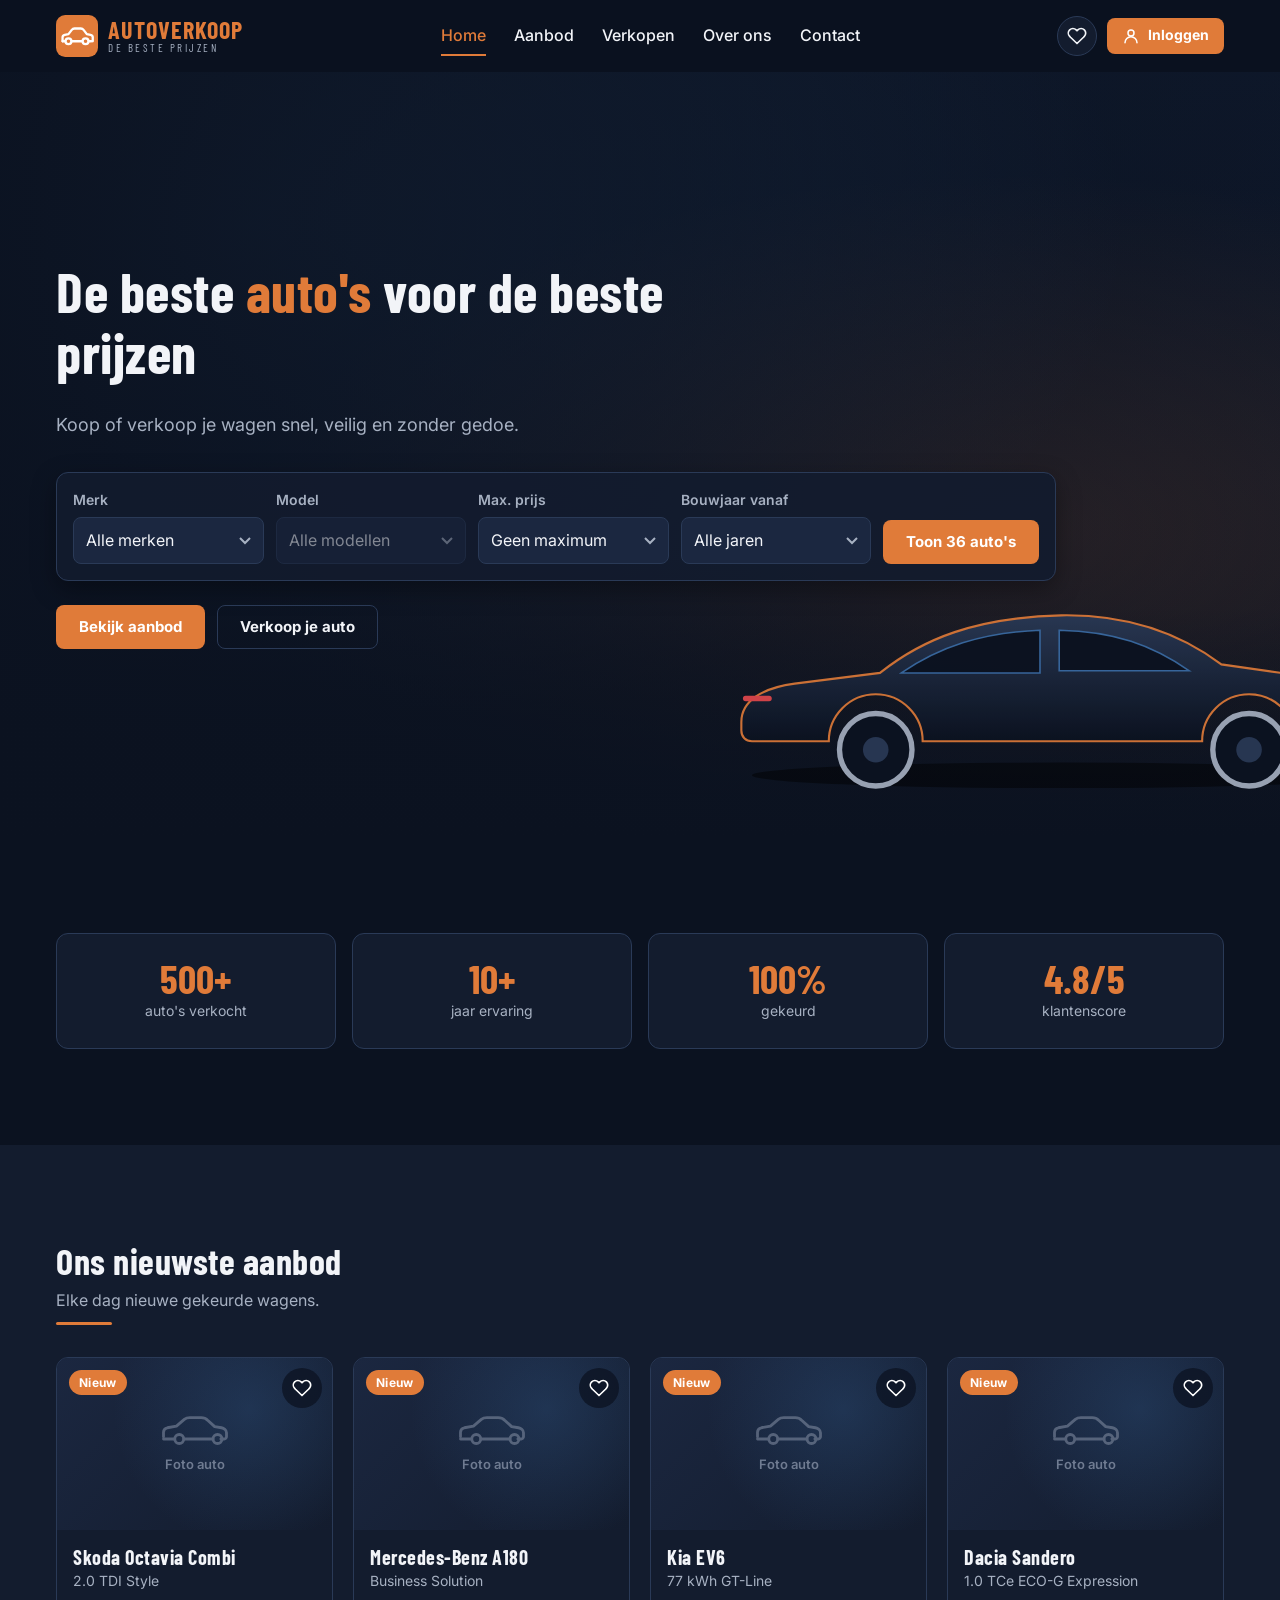
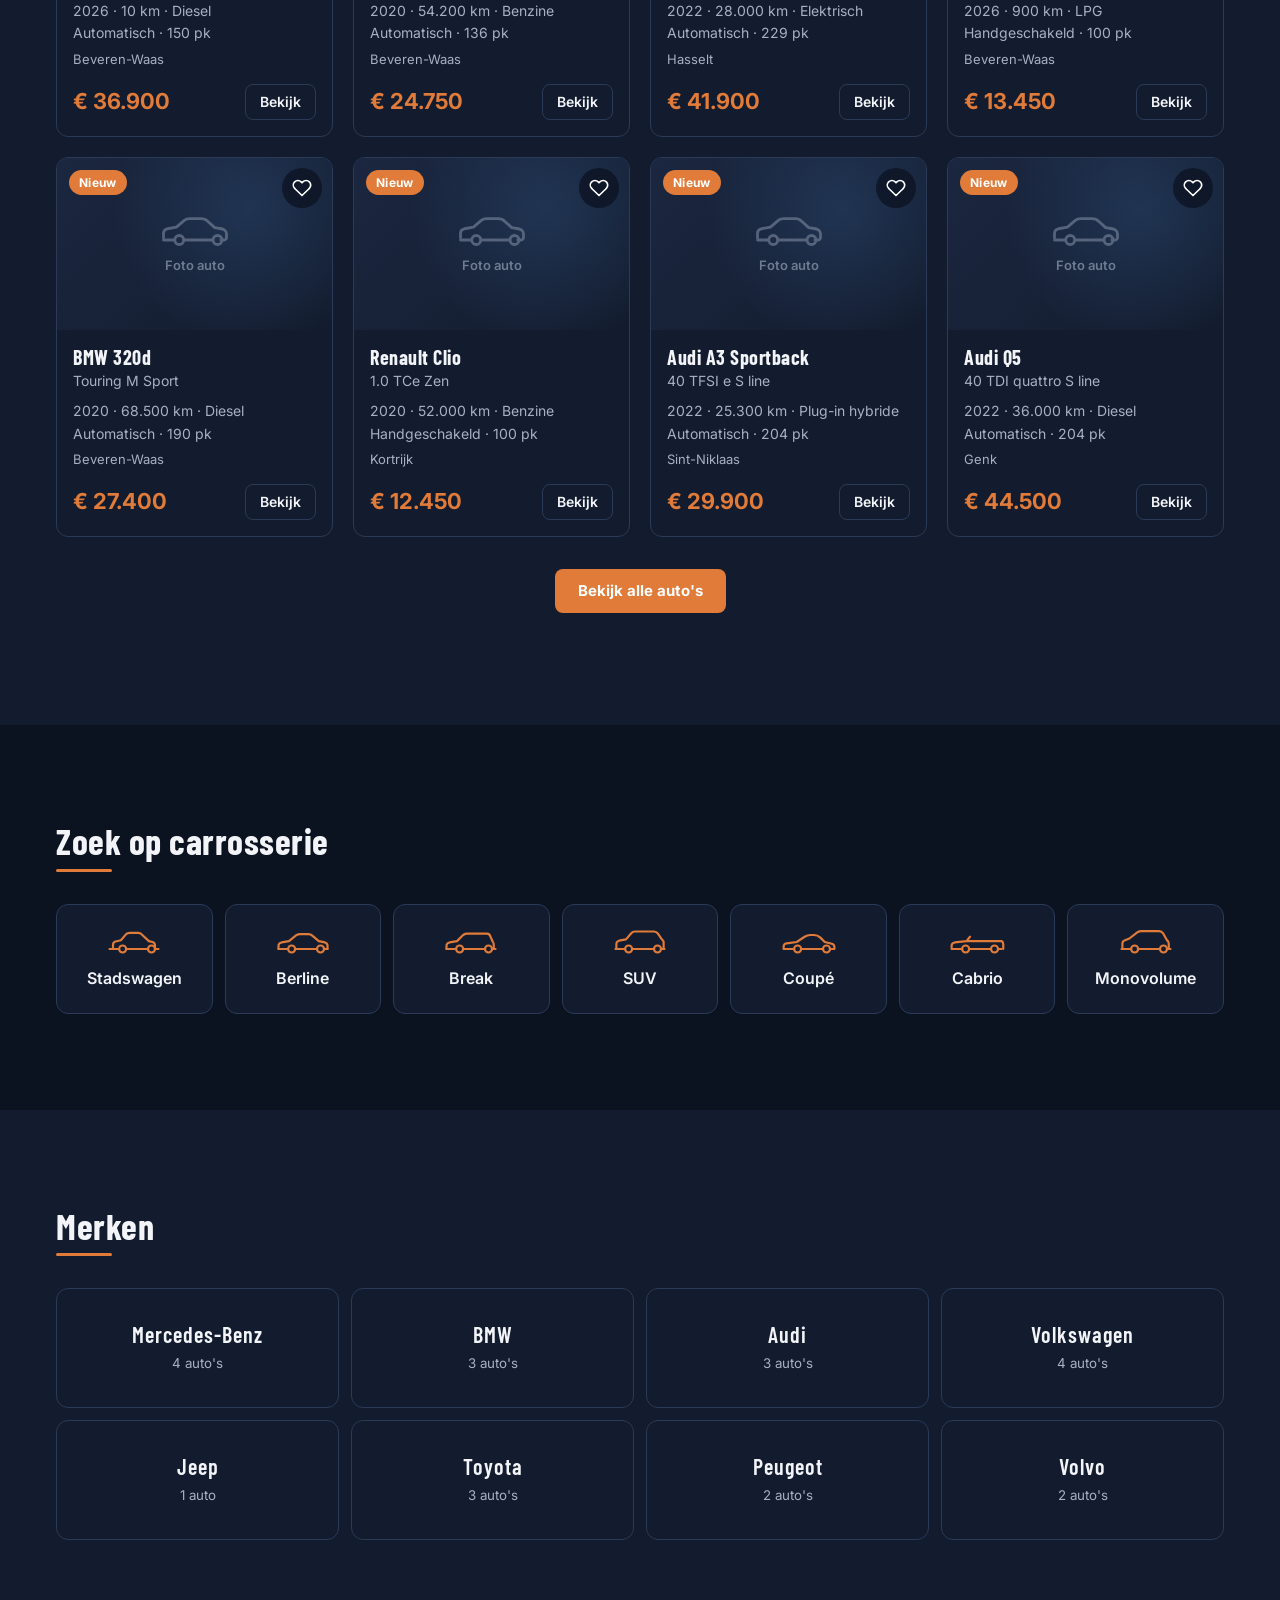
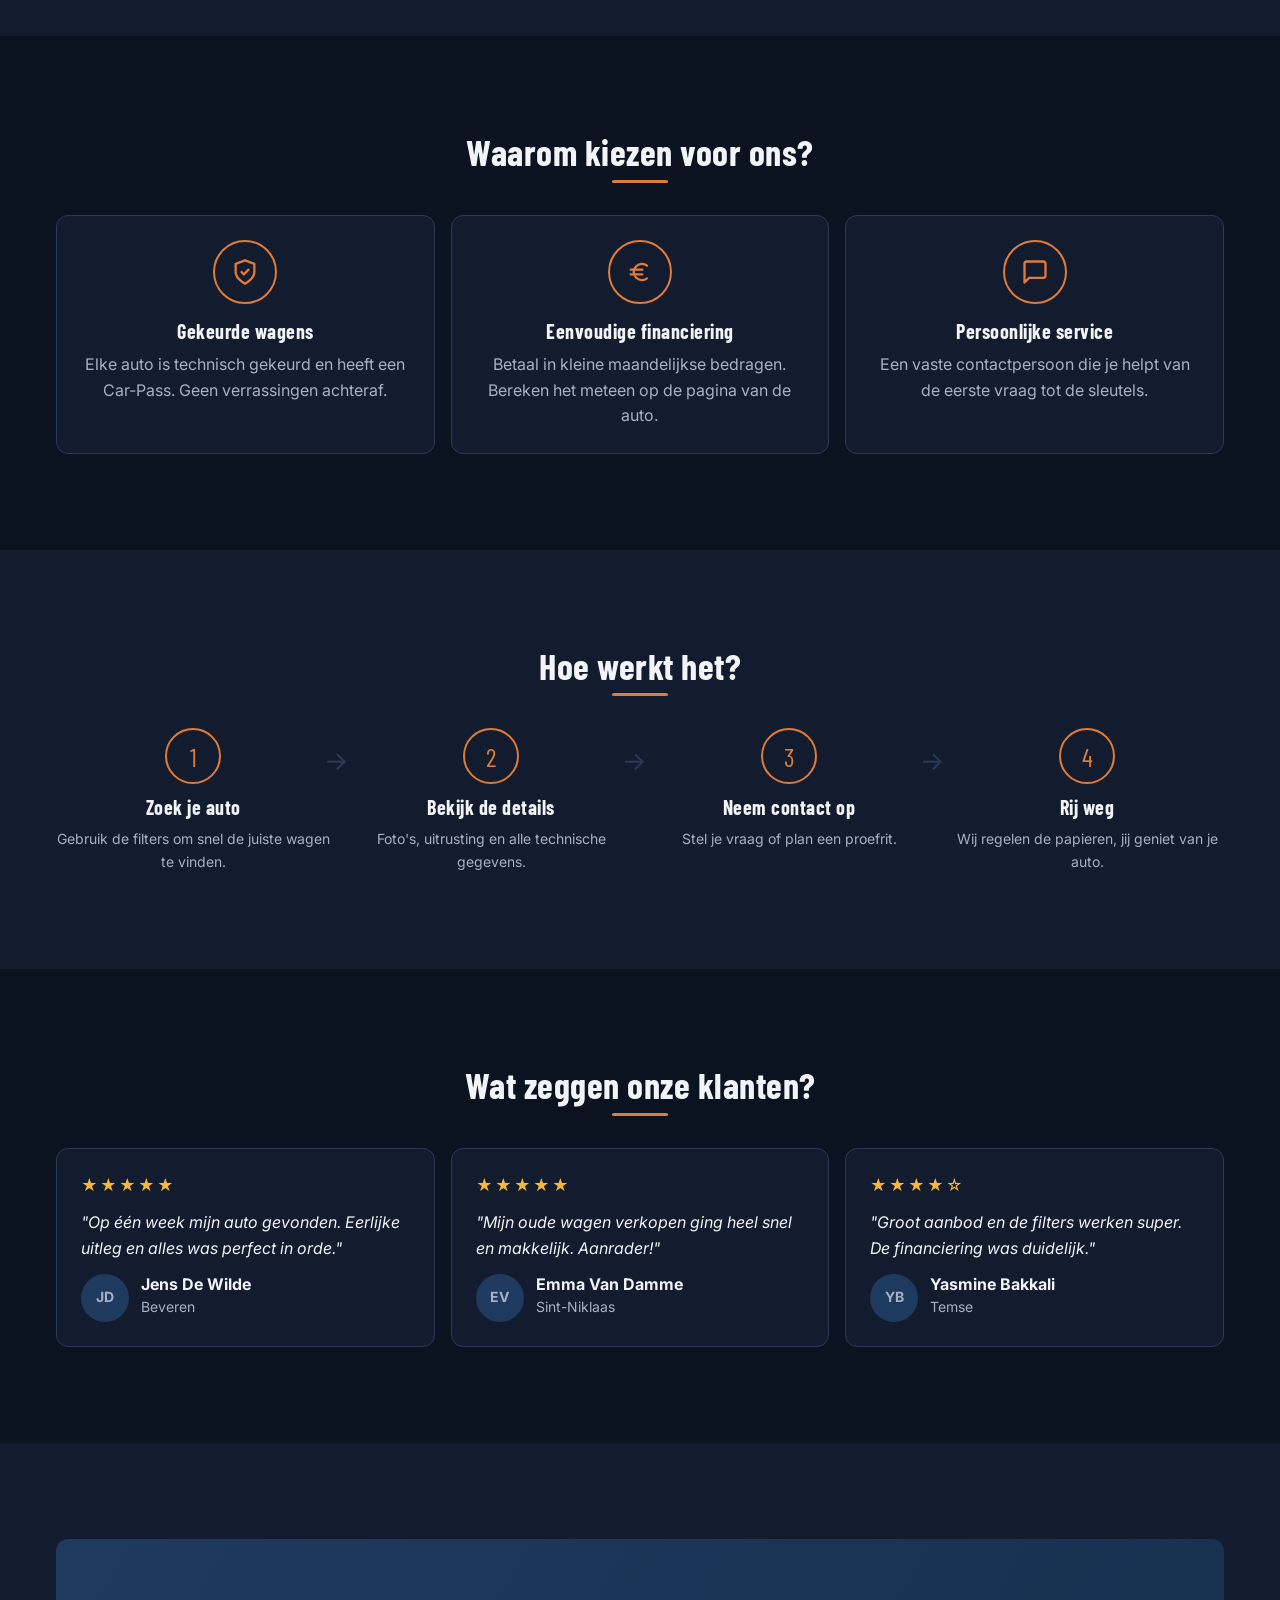
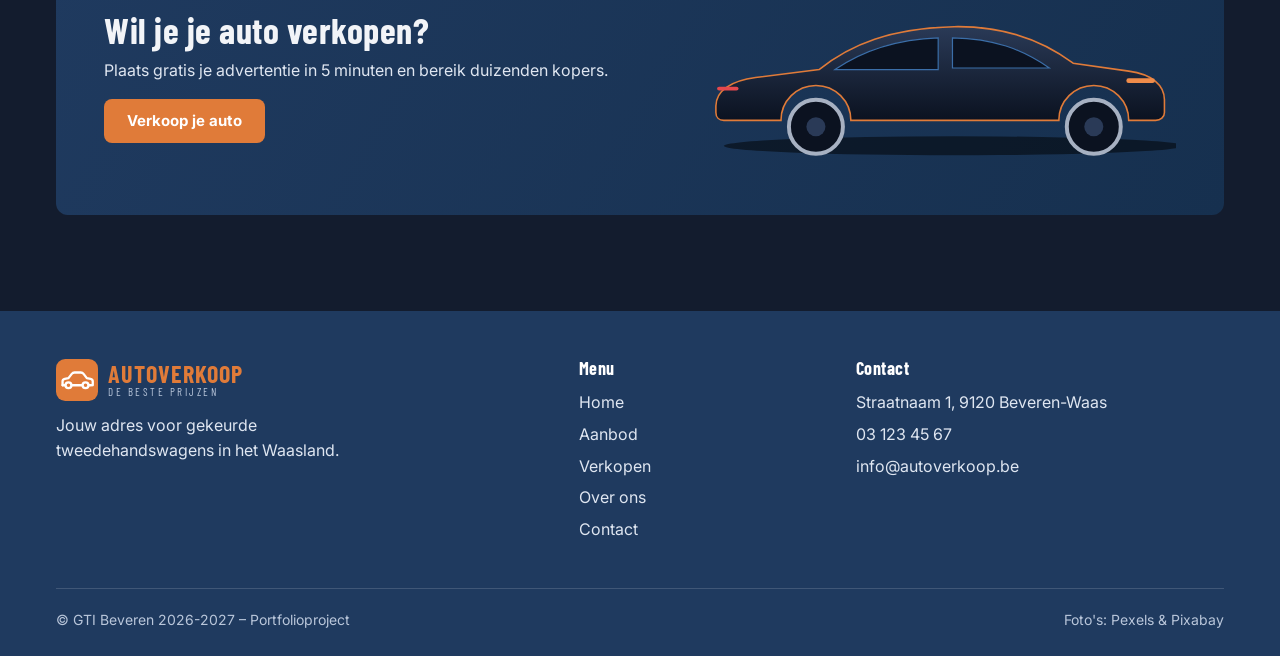
<file: website/index.html>
<!DOCTYPE html>
<html lang="nl-BE">
<head>
  <meta charset="UTF-8">
  <meta name="viewport" content="width=device-width, initial-scale=1.0">
  <title>Home – AutoVerkoop</title>
  <meta name="description" content="Koop of verkoop je tweedehandswagen bij AutoVerkoop in Beveren-Waas.">
  <link rel="icon" href="img/logo.svg" type="image/svg+xml">
  <link rel="preconnect" href="https://fonts.googleapis.com">
  <link rel="preconnect" href="https://fonts.gstatic.com" crossorigin>
  <link rel="stylesheet" href="https://fonts.googleapis.com/css2?family=Barlow+Condensed:wght@600;700&family=Inter:wght@400;500;600;700&display=swap">
  <link rel="stylesheet" href="css/style.css">
</head>
<body>

  <!-- ========== NAVBAR (zelfde op elke pagina) ========== -->
  <header class="navbar">
    <div class="container nav-inner">
      <a href="index.html" class="logo" aria-label="AutoVerkoop – naar de startpagina">
        <img src="img/logo.svg" alt="" width="42" height="42">
        <span class="logo-text">
          <span class="logo-name">AUTOVERKOOP</span>
          <span class="logo-slogan">DE BESTE PRIJZEN</span>
        </span>
      </a>

      <nav class="nav-menu" id="navMenu" aria-label="Hoofdmenu">
        <ul class="nav-links">
          <li><a href="index.html" class="active" aria-current="page">Home</a></li>
          <li><a href="aanbod.html">Aanbod</a></li>
          <li><a href="verkopen.html">Verkopen</a></li>
          <li><a href="over-ons.html">Over ons</a></li>
          <li><a href="contact.html">Contact</a></li>
        </ul>
      </nav>

      <div class="nav-actions">
        <a href="favorieten.html" class="icon-btn" aria-label="Mijn favorieten">
          <svg viewBox="0 0 24 24" fill="none" stroke="currentColor" stroke-width="2" stroke-linecap="round" stroke-linejoin="round" aria-hidden="true"><path d="M20.8 4.6a5.5 5.5 0 0 0-7.8 0L12 5.7l-1-1.1a5.5 5.5 0 0 0-7.8 7.8l1 1.1L12 21l7.8-7.5 1-1.1a5.5 5.5 0 0 0 0-7.8z"/></svg>
          <span class="fav-count" hidden>0</span>
        </a>
        <div class="nav-auth">
          <a href="inloggen.html" class="btn btn--primary btn--small nav-btn"><svg viewBox="0 0 24 24" fill="none" stroke="currentColor" stroke-width="2" stroke-linecap="round" stroke-linejoin="round" aria-hidden="true"><circle cx="12" cy="8" r="4"/><path d="M4 21a8 8 0 0 1 16 0"/></svg><span class="nav-btn-text">Inloggen</span></a>
        </div>
        <button type="button" class="hamburger" aria-expanded="false" aria-controls="navMenu" aria-label="Menu openen">
          <span></span><span></span><span></span>
        </button>
      </div>
    </div>
  </header>

  <main>
    <!-- ========== HERO ========== -->
    <section class="hero hero--home" data-site-foto="heroHome">
      <svg class="hero-car" viewBox="0 0 600 220" aria-hidden="true">
          <defs>
            <linearGradient id="carBody" x1="0" y1="0" x2="0" y2="1">
              <stop offset="0" stop-color="#2A3A57"/>
              <stop offset="1" stop-color="#0B1220"/>
            </linearGradient>
          </defs>
          <ellipse cx="320" cy="200" rx="290" ry="12" fill="#000" opacity=".5"/>
          <path d="M20 150c0-20 20-32 50-36l80-10c40-32 90-52 170-54 60-1 110 16 150 46l70 10c30 4 45 18 45 36v16c0 6-5 10-11 10h-34a44 44 0 0 0-88 0H190a44 44 0 0 0-88 0H30c-6 0-10-4-10-10z" fill="url(#carBody)" stroke="#E07B39" stroke-width="2"/>
          <path d="M170 104c35-24 75-38 130-40v40zM318 64c52 1 87 14 122 38H318z" fill="#0B1220" stroke="#3B6EA8" stroke-width="1.5"/>
          <path d="M540 118h30" stroke="#F08C4A" stroke-width="6" stroke-linecap="round"/>
          <path d="M24 128h22" stroke="#E5484D" stroke-width="5" stroke-linecap="round"/>
          <circle cx="146" cy="176" r="34" fill="#0B1220" stroke="#A7B1C2" stroke-width="5"/>
          <circle cx="146" cy="176" r="12" fill="#2A3A57"/>
          <circle cx="496" cy="176" r="34" fill="#0B1220" stroke="#A7B1C2" stroke-width="5"/>
          <circle cx="496" cy="176" r="12" fill="#2A3A57"/>
        </svg>
      <div class="container">
        <div class="hero-content">
          <h1>De beste <span>auto's</span> voor de beste prijzen</h1>
          <p class="hero-lead">Koop of verkoop je wagen snel, veilig en zonder gedoe.</p>

          <!-- Snelzoeken: stuurt je door naar aanbod.html met de gekozen filters -->
          <form class="quick-search" id="quickSearch" action="aanbod.html">
            <div class="field">
              <label for="qsMerk">Merk</label>
              <select id="qsMerk" name="merk">
                <option value="">Alle merken</option>
              </select>
            </div>
            <div class="field">
              <label for="qsModel">Model</label>
              <select id="qsModel" name="model" disabled>
                <option value="">Alle modellen</option>
              </select>
            </div>
            <div class="field">
              <label for="qsPrijs">Max. prijs</label>
              <select id="qsPrijs" name="prijsTot">
                <option value="">Geen maximum</option>
              </select>
            </div>
            <div class="field">
              <label for="qsJaar">Bouwjaar vanaf</label>
              <select id="qsJaar" name="jaarVan">
                <option value="">Alle jaren</option>
              </select>
            </div>
            <button type="submit" class="btn btn--primary" id="qsSubmit">Zoeken</button>
          </form>

          <div class="hero-buttons">
            <a href="aanbod.html" class="btn btn--primary">Bekijk aanbod</a>
            <a href="verkopen.html" class="btn btn--secondary">Verkoop je auto</a>
          </div>
        </div>
      </div>
    </section>

    <!-- ========== CIJFERS ========== -->
    <section class="section">
      <div class="container">
        <div class="stats reveal">
          <div class="stat"><strong>500+</strong><span>auto's verkocht</span></div>
          <div class="stat"><strong>10+</strong><span>jaar ervaring</span></div>
          <div class="stat"><strong>100%</strong><span>gekeurd</span></div>
          <div class="stat"><strong>4.8/5</strong><span>klantenscore</span></div>
        </div>
      </div>
    </section>

    <!-- ========== NIEUWSTE AANBOD ========== -->
    <section class="section section--alt">
      <div class="container">
        <div class="section-title reveal">
          <h2>Ons nieuwste aanbod</h2>
          <p>Elke dag nieuwe gekeurde wagens.</p>
        </div>
        <div class="car-grid car-grid--4" id="newestGrid"></div>
        <p class="center mt"><a href="aanbod.html" class="btn btn--primary">Bekijk alle auto's</a></p>
      </div>
    </section>

    <!-- ========== CARROSSERIE ========== -->
    <section class="section">
      <div class="container">
        <div class="section-title reveal">
          <h2>Zoek op carrosserie</h2>
        </div>
        <div class="tiles tiles--7 reveal">
          <a href="aanbod.html?carrosserie=Stadswagen" class="tile"><svg viewBox="0 0 64 32" fill="none" stroke="currentColor" stroke-width="2.5" stroke-linecap="round" stroke-linejoin="round" aria-hidden="true"><path d="M8 24v-5c0-2 1-3 3-3.5l6-1.5 6-7c1-1 2.5-1.5 4-1.5h10c2 0 3.5 1 4.5 2.5L49 15l4 1c2 .5 3 2 3 4v4"/><path d="M14 24H4M48 24H24M60 24h-4"/><circle cx="19" cy="24" r="4"/><circle cx="52" cy="24" r="4"/></svg><span>Stadswagen</span></a>
          <a href="aanbod.html?carrosserie=Berline" class="tile"><svg viewBox="0 0 64 32" fill="none" stroke="currentColor" stroke-width="2.5" stroke-linecap="round" stroke-linejoin="round" aria-hidden="true"><path d="M4 24v-4c0-2 1.5-3 3.5-3.5L16 15l8-6.5c1.5-1 3-1.5 5-1.5h9c2 0 3.5.6 5 2l7 6 7 1.5c2 .5 3 1.5 3 3.5V24"/><path d="M14 24H4M48 24H24M60 24h-4"/><circle cx="19" cy="24" r="4"/><circle cx="52" cy="24" r="4"/></svg><span>Berline</span></a>
          <a href="aanbod.html?carrosserie=Break" class="tile"><svg viewBox="0 0 64 32" fill="none" stroke="currentColor" stroke-width="2.5" stroke-linecap="round" stroke-linejoin="round" aria-hidden="true"><path d="M4 24v-4c0-2 1.5-3 3.5-3.5L16 15l7-7c1.5-1 3-1.5 5-1.5h22c2 0 3.5 1 4 3l3 6.5c1 .8 1 2 1 3V24"/><path d="M14 24H4M48 24H24M60 24h-4"/><circle cx="19" cy="24" r="4"/><circle cx="52" cy="24" r="4"/></svg><span>Break</span></a>
          <a href="aanbod.html?carrosserie=SUV%2FTerreinwagen" class="tile"><svg viewBox="0 0 64 32" fill="none" stroke="currentColor" stroke-width="2.5" stroke-linecap="round" stroke-linejoin="round" aria-hidden="true"><path d="M5 24v-6c0-2 1.5-3 3-3.5L16 13l6-7c1-1.3 2.5-2 4.5-2H48c2 0 3.5 1 4.5 2.5L57 13c1.3.6 2 2 2 3.5V24"/><path d="M14 24H4M48 24H24M60 24h-4"/><circle cx="19" cy="24" r="4"/><circle cx="52" cy="24" r="4"/></svg><span>SUV</span></a>
          <a href="aanbod.html?carrosserie=Coupé" class="tile"><svg viewBox="0 0 64 32" fill="none" stroke="currentColor" stroke-width="2.5" stroke-linecap="round" stroke-linejoin="round" aria-hidden="true"><path d="M3 24v-3c0-2 1.5-3 3.5-3.5L18 16l9-6c2-1.3 4-2 6.5-2h4c3 0 5.5 1 7.5 3l5 5 8 2c2 .5 3 1.5 3 3.5V24"/><path d="M14 24H4M48 24H24M60 24h-4"/><circle cx="19" cy="24" r="4"/><circle cx="52" cy="24" r="4"/></svg><span>Coupé</span></a>
          <a href="aanbod.html?carrosserie=Cabrio" class="tile"><svg viewBox="0 0 64 32" fill="none" stroke="currentColor" stroke-width="2.5" stroke-linecap="round" stroke-linejoin="round" aria-hidden="true"><path d="M3 24v-4c0-2 1.5-3 3.5-3.5L20 15l4-5M30 15h30c1.5.5 2 2 2 3.5V24M20 15h40"/><path d="M14 24H4M48 24H24M60 24h-4"/><circle cx="19" cy="24" r="4"/><circle cx="52" cy="24" r="4"/></svg><span>Cabrio</span></a>
          <a href="aanbod.html?carrosserie=Monovolume" class="tile"><svg viewBox="0 0 64 32" fill="none" stroke="currentColor" stroke-width="2.5" stroke-linecap="round" stroke-linejoin="round" aria-hidden="true"><path d="M5 24v-6c0-2 1-3.5 3-4l5-2 9-7c1.5-1 3-1.5 5-1.5h20c2 0 3.5 1 4.5 2.5L56 14c1.5 1 2 2.5 2 4V24"/><path d="M14 24H4M48 24H24M60 24h-4"/><circle cx="19" cy="24" r="4"/><circle cx="52" cy="24" r="4"/></svg><span>Monovolume</span></a>
        </div>
      </div>
    </section>

    <!-- ========== MERKEN ========== -->
    <section class="section section--alt">
      <div class="container">
        <div class="section-title reveal">
          <h2>Merken</h2>
        </div>
        <div class="tiles reveal">
          <a href="aanbod.html?merk=Mercedes-Benz" class="tile tile--brand"><span class="brand-name">Mercedes-Benz</span><small data-brand-count="Mercedes-Benz">&nbsp;</small></a>
          <a href="aanbod.html?merk=BMW" class="tile tile--brand"><span class="brand-name">BMW</span><small data-brand-count="BMW">&nbsp;</small></a>
          <a href="aanbod.html?merk=Audi" class="tile tile--brand"><span class="brand-name">Audi</span><small data-brand-count="Audi">&nbsp;</small></a>
          <a href="aanbod.html?merk=Volkswagen" class="tile tile--brand"><span class="brand-name">Volkswagen</span><small data-brand-count="Volkswagen">&nbsp;</small></a>
          <a href="aanbod.html?merk=Jeep" class="tile tile--brand"><span class="brand-name">Jeep</span><small data-brand-count="Jeep">&nbsp;</small></a>
          <a href="aanbod.html?merk=Toyota" class="tile tile--brand"><span class="brand-name">Toyota</span><small data-brand-count="Toyota">&nbsp;</small></a>
          <a href="aanbod.html?merk=Peugeot" class="tile tile--brand"><span class="brand-name">Peugeot</span><small data-brand-count="Peugeot">&nbsp;</small></a>
          <a href="aanbod.html?merk=Volvo" class="tile tile--brand"><span class="brand-name">Volvo</span><small data-brand-count="Volvo">&nbsp;</small></a>
        </div>
      </div>
    </section>

    <!-- ========== WAAROM WIJ ========== -->
    <section class="section">
      <div class="container">
        <div class="section-title section-title--center reveal">
          <h2>Waarom kiezen voor ons?</h2>
        </div>
        <div class="features">
          <article class="card feature reveal">
            <span class="feature-icon"><svg viewBox="0 0 24 24" fill="none" stroke="currentColor" stroke-width="2" stroke-linecap="round" stroke-linejoin="round" aria-hidden="true"><path d="M12 22s8-4 8-10V5l-8-3-8 3v7c0 6 8 10 8 10z"/><path d="m9 12 2 2 4-4"/></svg></span>
            <h3>Gekeurde wagens</h3>
            <p>Elke auto is technisch gekeurd en heeft een Car-Pass. Geen verrassingen achteraf.</p>
          </article>
          <article class="card feature reveal">
            <span class="feature-icon"><svg viewBox="0 0 24 24" fill="none" stroke="currentColor" stroke-width="2" stroke-linecap="round" aria-hidden="true"><path d="M18 6.5A7 7 0 1 0 18 17.5"/><path d="M4 10h10M4 14h10"/></svg></span>
            <h3>Eenvoudige financiering</h3>
            <p>Betaal in kleine maandelijkse bedragen. Bereken het meteen op de pagina van de auto.</p>
          </article>
          <article class="card feature reveal">
            <span class="feature-icon"><svg viewBox="0 0 24 24" fill="none" stroke="currentColor" stroke-width="2" stroke-linecap="round" stroke-linejoin="round" aria-hidden="true"><path d="M21 15a2 2 0 0 1-2 2H7l-4 4V5a2 2 0 0 1 2-2h14a2 2 0 0 1 2 2z"/></svg></span>
            <h3>Persoonlijke service</h3>
            <p>Een vaste contactpersoon die je helpt van de eerste vraag tot de sleutels.</p>
          </article>
        </div>
      </div>
    </section>

    <!-- ========== HOE WERKT HET ========== -->
    <section class="section section--alt">
      <div class="container">
        <div class="section-title section-title--center reveal">
          <h2>Hoe werkt het?</h2>
        </div>
        <ol class="steps reveal">
          <li class="step"><span class="step-number">1</span><h3>Zoek je auto</h3><p>Gebruik de filters om snel de juiste wagen te vinden.</p></li>
          <li class="step"><span class="step-number">2</span><h3>Bekijk de details</h3><p>Foto's, uitrusting en alle technische gegevens.</p></li>
          <li class="step"><span class="step-number">3</span><h3>Neem contact op</h3><p>Stel je vraag of plan een proefrit.</p></li>
          <li class="step"><span class="step-number">4</span><h3>Rij weg</h3><p>Wij regelen de papieren, jij geniet van je auto.</p></li>
        </ol>
      </div>
    </section>

    <!-- ========== REVIEWS ========== -->
    <section class="section">
      <div class="container">
        <div class="section-title section-title--center reveal">
          <h2>Wat zeggen onze klanten?</h2>
        </div>
        <div class="reviews">
          <article class="card review reveal">
            <span class="stars" aria-label="5 op 5 sterren">★★★★★</span>
            <blockquote>"Op één week mijn auto gevonden. Eerlijke uitleg en alles was perfect in orde."</blockquote>
            <div class="review-person"><span class="avatar" aria-hidden="true">JD</span><div><strong>Jens De Wilde</strong><span>Beveren</span></div></div>
          </article>
          <article class="card review reveal">
            <span class="stars" aria-label="5 op 5 sterren">★★★★★</span>
            <blockquote>"Mijn oude wagen verkopen ging heel snel en makkelijk. Aanrader!"</blockquote>
            <div class="review-person"><span class="avatar" aria-hidden="true">EV</span><div><strong>Emma Van Damme</strong><span>Sint-Niklaas</span></div></div>
          </article>
          <article class="card review reveal">
            <span class="stars" aria-label="4 op 5 sterren">★★★★☆</span>
            <blockquote>"Groot aanbod en de filters werken super. De financiering was duidelijk."</blockquote>
            <div class="review-person"><span class="avatar" aria-hidden="true">YB</span><div><strong>Yasmine Bakkali</strong><span>Temse</span></div></div>
          </article>
        </div>
      </div>
    </section>

    <!-- ========== BANNER VERKOPEN ========== -->
    <section class="section section--alt">
      <div class="container">
        <div class="banner reveal">
          <div>
            <h2>Wil je je auto verkopen?</h2>
            <p>Plaats gratis je advertentie in 5 minuten en bereik duizenden kopers.</p>
            <a href="verkopen.html" class="btn btn--primary">Verkoop je auto</a>
          </div>
          <div class="banner-visual" data-site-foto="banner">
            <svg class="banner-car" viewBox="0 0 600 220" aria-hidden="true">
          <defs>
            <linearGradient id="carBody2" x1="0" y1="0" x2="0" y2="1">
              <stop offset="0" stop-color="#2A3A57"/>
              <stop offset="1" stop-color="#0B1220"/>
            </linearGradient>
          </defs>
          <ellipse cx="320" cy="200" rx="290" ry="12" fill="#000" opacity=".5"/>
          <path d="M20 150c0-20 20-32 50-36l80-10c40-32 90-52 170-54 60-1 110 16 150 46l70 10c30 4 45 18 45 36v16c0 6-5 10-11 10h-34a44 44 0 0 0-88 0H190a44 44 0 0 0-88 0H30c-6 0-10-4-10-10z" fill="url(#carBody2)" stroke="#E07B39" stroke-width="2"/>
          <path d="M170 104c35-24 75-38 130-40v40zM318 64c52 1 87 14 122 38H318z" fill="#0B1220" stroke="#3B6EA8" stroke-width="1.5"/>
          <path d="M540 118h30" stroke="#F08C4A" stroke-width="6" stroke-linecap="round"/>
          <path d="M24 128h22" stroke="#E5484D" stroke-width="5" stroke-linecap="round"/>
          <circle cx="146" cy="176" r="34" fill="#0B1220" stroke="#A7B1C2" stroke-width="5"/>
          <circle cx="146" cy="176" r="12" fill="#2A3A57"/>
          <circle cx="496" cy="176" r="34" fill="#0B1220" stroke="#A7B1C2" stroke-width="5"/>
          <circle cx="496" cy="176" r="12" fill="#2A3A57"/>
        </svg>
          </div>
        </div>
      </div>
    </section>
  </main>

  <!-- ========== FOOTER (zelfde op elke pagina) ========== -->
  <footer class="footer">
    <div class="container">
      <div class="footer-grid">
        <div>
          <a href="index.html" class="logo">
            <img src="img/logo.svg" alt="" width="42" height="42">
            <span class="logo-text">
              <span class="logo-name">AUTOVERKOOP</span>
              <span class="logo-slogan">DE BESTE PRIJZEN</span>
            </span>
          </a>
          <p class="footer-text">Jouw adres voor gekeurde tweedehandswagens in het Waasland.</p>
        </div>
        <div>
          <h4>Menu</h4>
          <ul>
            <li><a href="index.html">Home</a></li>
            <li><a href="aanbod.html">Aanbod</a></li>
            <li><a href="verkopen.html">Verkopen</a></li>
            <li><a href="over-ons.html">Over ons</a></li>
            <li><a href="contact.html">Contact</a></li>
          </ul>
        </div>
        <div>
          <h4>Contact</h4>
          <ul>
            <li>Straatnaam 1, 9120 Beveren-Waas</li>
            <li><a href="tel:+3231234567">03 123 45 67</a></li>
            <li><a href="mailto:info@autoverkoop.be">info@autoverkoop.be</a></li>
          </ul>
        </div>
      </div>
      <div class="footer-bottom">
        <span>&copy; GTI Beveren 2026-2027 – Portfolioproject</span>
        <span>Foto's: Pexels &amp; Pixabay</span>
      </div>
    </div>
  </footer>

  <script src="js/cars.js"></script>
  <script src="js/main.js"></script>
  <script src="js/home.js"></script>
</body>
</html>
</file>
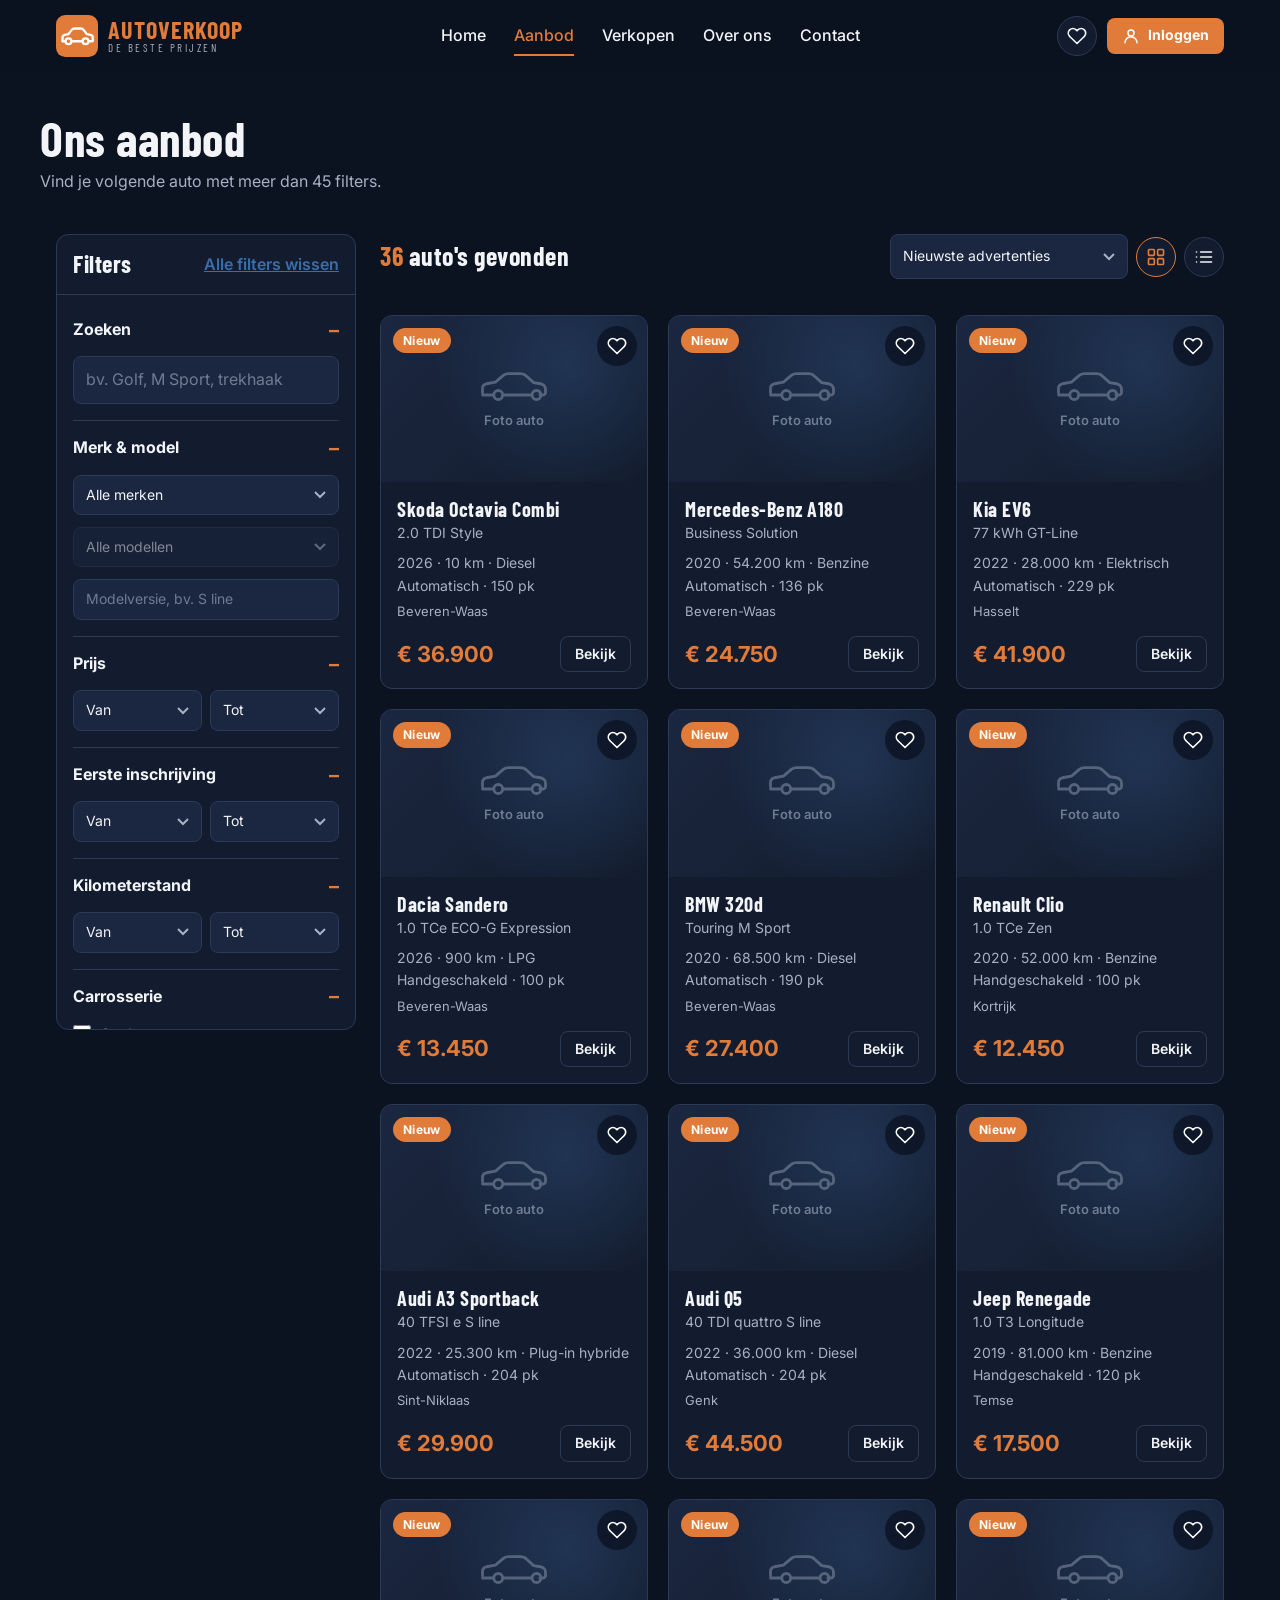
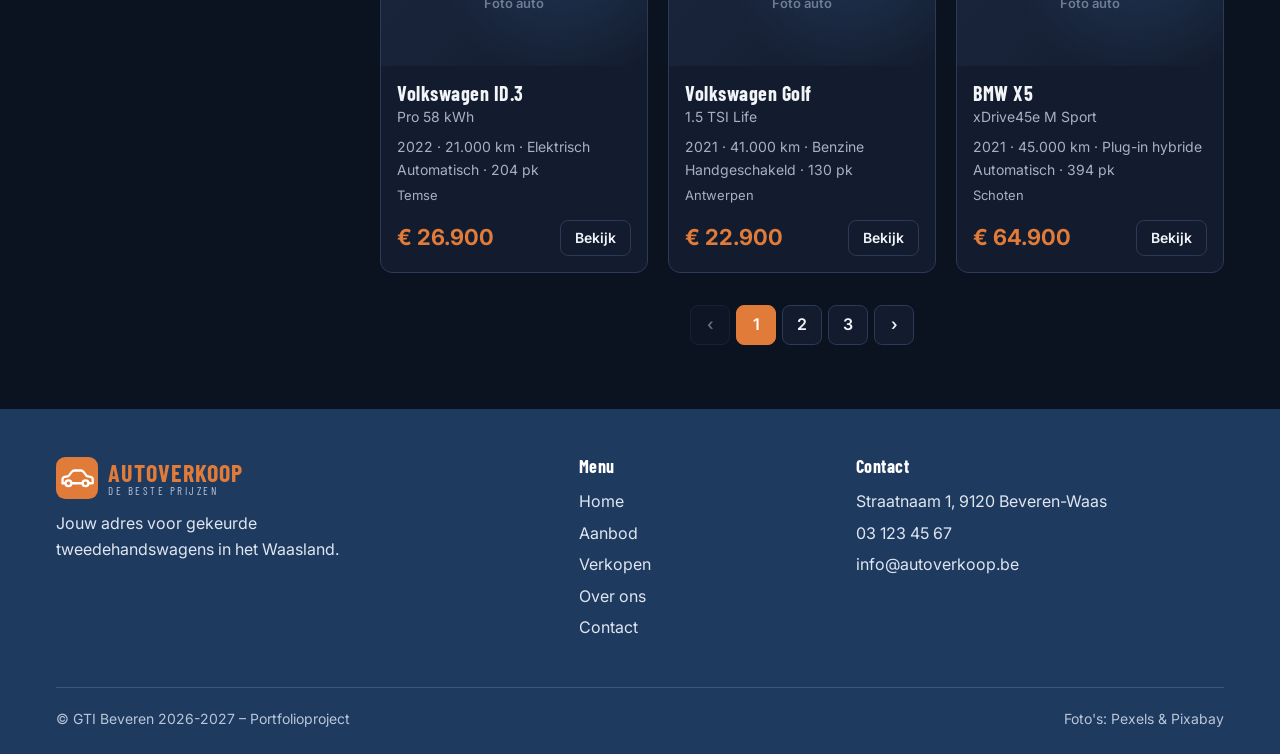
<file: website/aanbod.html>
<!DOCTYPE html>
<html lang="nl-BE">
<head>
  <meta charset="UTF-8">
  <meta name="viewport" content="width=device-width, initial-scale=1.0">
  <title>Aanbod – AutoVerkoop</title>
  <meta name="description" content="Bekijk alle tweedehandswagens en zoek met uitgebreide filters.">
  <link rel="icon" href="img/logo.svg" type="image/svg+xml">
  <link rel="preconnect" href="https://fonts.googleapis.com">
  <link rel="preconnect" href="https://fonts.gstatic.com" crossorigin>
  <link rel="stylesheet" href="https://fonts.googleapis.com/css2?family=Barlow+Condensed:wght@600;700&family=Inter:wght@400;500;600;700&display=swap">
  <link rel="stylesheet" href="css/style.css">
</head>
<body>

  <!-- ========== NAVBAR (zelfde op elke pagina) ========== -->
  <header class="navbar">
    <div class="container nav-inner">
      <a href="index.html" class="logo" aria-label="AutoVerkoop – naar de startpagina">
        <img src="img/logo.svg" alt="" width="42" height="42">
        <span class="logo-text">
          <span class="logo-name">AUTOVERKOOP</span>
          <span class="logo-slogan">DE BESTE PRIJZEN</span>
        </span>
      </a>

      <nav class="nav-menu" id="navMenu" aria-label="Hoofdmenu">
        <ul class="nav-links">
          <li><a href="index.html">Home</a></li>
          <li><a href="aanbod.html" class="active" aria-current="page">Aanbod</a></li>
          <li><a href="verkopen.html">Verkopen</a></li>
          <li><a href="over-ons.html">Over ons</a></li>
          <li><a href="contact.html">Contact</a></li>
        </ul>
      </nav>

      <div class="nav-actions">
        <a href="favorieten.html" class="icon-btn" aria-label="Mijn favorieten">
          <svg viewBox="0 0 24 24" fill="none" stroke="currentColor" stroke-width="2" stroke-linecap="round" stroke-linejoin="round" aria-hidden="true"><path d="M20.8 4.6a5.5 5.5 0 0 0-7.8 0L12 5.7l-1-1.1a5.5 5.5 0 0 0-7.8 7.8l1 1.1L12 21l7.8-7.5 1-1.1a5.5 5.5 0 0 0 0-7.8z"/></svg>
          <span class="fav-count" hidden>0</span>
        </a>
        <div class="nav-auth">
          <a href="inloggen.html" class="btn btn--primary btn--small nav-btn"><svg viewBox="0 0 24 24" fill="none" stroke="currentColor" stroke-width="2" stroke-linecap="round" stroke-linejoin="round" aria-hidden="true"><circle cx="12" cy="8" r="4"/><path d="M4 21a8 8 0 0 1 16 0"/></svg><span class="nav-btn-text">Inloggen</span></a>
        </div>
        <button type="button" class="hamburger" aria-expanded="false" aria-controls="navMenu" aria-label="Menu openen">
          <span></span><span></span><span></span>
        </button>
      </div>
    </div>
  </header>

  <main>
    <div class="container page-head">
      <h1>Ons aanbod</h1>
      <p class="muted">Vind je volgende auto met meer dan 45 filters.</p>
    </div>

    <div class="container shop">
      <button type="button" class="btn btn--secondary filter-open-btn" id="openFilters" aria-controls="filterPanel" aria-expanded="false">
        <svg viewBox="0 0 24 24" fill="none" stroke="currentColor" stroke-width="2" stroke-linecap="round" stroke-linejoin="round" aria-hidden="true" width="18" height="18"><path d="M22 3H2l8 9.5V19l4 2v-8.5L22 3z"/></svg> Filters <span id="filterCount"></span>
      </button>

      <!-- ========== FILTERPANEEL ========== -->
      <aside class="filter-panel" id="filterPanel" aria-label="Filters">
        <div class="filter-panel__head">
          <h2>Filters</h2>
          <button type="button" class="link-btn" id="resetFilters">Alle filters wissen</button>
          <button type="button" class="icon-btn filter-panel__close" id="closeFilters" aria-label="Filters sluiten"><svg viewBox="0 0 24 24" fill="none" stroke="currentColor" stroke-width="2.5" stroke-linecap="round" aria-hidden="true"><path d="M18 6 6 18M6 6l12 12"/></svg></button>
        </div>
        <div class="filter-panel__scroll">
          <form id="filterForm">
            <details class="filter-group" open>
              <summary>Zoeken</summary>
              <div class="filter-group__body">
                <label class="sr-only" for="f-q">Zoekwoord</label>
                <input type="search" id="f-q" name="q" placeholder="bv. Golf, M Sport, trekhaak">
              </div>
            </details>
            <details class="filter-group" open>
              <summary>Merk &amp; model</summary>
              <div class="filter-group__body">
                <label class="sr-only" for="f-merk">Merk</label>
                <select id="f-merk" name="merk"><option value="">Alle merken</option></select>
                <label class="sr-only" for="f-model">Model</label>
                <select id="f-model" name="model" disabled><option value="">Alle modellen</option></select>
                <label class="sr-only" for="f-versie">Modelversie</label>
                <input type="text" id="f-versie" name="versie" placeholder="Modelversie, bv. S line">
              </div>
            </details>
            <details class="filter-group" open>
              <summary>Prijs</summary>
              <div class="filter-group__body">
                <div class="range-row">
                  <label class="sr-only" for="f-prijsVan">Prijs vanaf</label>
                  <select id="f-prijsVan" name="prijsVan" data-steps="prijs" data-first="Van"></select>
                  <label class="sr-only" for="f-prijsTot">Prijs tot</label>
                  <select id="f-prijsTot" name="prijsTot" data-steps="prijs" data-first="Tot"></select>
                </div>
              </div>
            </details>
            <details class="filter-group" open>
              <summary>Eerste inschrijving</summary>
              <div class="filter-group__body">
                <div class="range-row">
                  <label class="sr-only" for="f-jaarVan">Bouwjaar vanaf</label>
                  <select id="f-jaarVan" name="jaarVan" data-steps="jaar" data-first="Van"></select>
                  <label class="sr-only" for="f-jaarTot">Bouwjaar tot</label>
                  <select id="f-jaarTot" name="jaarTot" data-steps="jaar" data-first="Tot"></select>
                </div>
              </div>
            </details>
            <details class="filter-group" open>
              <summary>Kilometerstand</summary>
              <div class="filter-group__body">
                <div class="range-row">
                  <label class="sr-only" for="f-kmVan">Kilometerstand vanaf</label>
                  <select id="f-kmVan" name="kmVan" data-steps="km" data-first="Van"></select>
                  <label class="sr-only" for="f-kmTot">Kilometerstand tot</label>
                  <select id="f-kmTot" name="kmTot" data-steps="km" data-first="Tot"></select>
                </div>
              </div>
            </details>
            <details class="filter-group" open>
              <summary>Carrosserie</summary>
              <div class="filter-group__body">
                <div class="check-list" data-name="carrosserie" data-options="carrosserieTypes" role="group" aria-label="Carrosserie"></div>
              </div>
            </details>
            <details class="filter-group" open>
              <summary>Brandstof</summary>
              <div class="filter-group__body">
                <div class="check-list" data-name="brandstof" data-options="brandstoffen" role="group" aria-label="Brandstof"></div>
              </div>
            </details>
            <details class="filter-group" open>
              <summary>Transmissie</summary>
              <div class="filter-group__body">
                <div class="seg" role="radiogroup" aria-label="Transmissie">
                  <label><input type="radio" name="transmissie" value="" checked><span>Alle</span></label>
                  <label><input type="radio" name="transmissie" value="Automatisch"><span>Automatisch</span></label>
                  <label><input type="radio" name="transmissie" value="Handgeschakeld"><span>Handgeschakeld</span></label>
                  <label><input type="radio" name="transmissie" value="Halfautomatisch"><span>Halfautomatisch</span></label>
                </div>
              </div>
            </details>
            <details class="filter-group">
              <summary>Locatie</summary>
              <div class="filter-group__body">
                <label class="sr-only" for="f-postcode">Postcode</label>
                <input type="text" id="f-postcode" name="postcode" inputmode="numeric" maxlength="5" placeholder="Postcode, bv. 9120">
                <label class="sr-only" for="f-straal">Straal</label>
                <select id="f-straal" name="straal">
                  <option value="">Heel België</option>
                  <option value="10">Binnen 10 km</option>
                  <option value="20">Binnen 20 km</option>
                  <option value="50">Binnen 50 km</option>
                  <option value="100">Binnen 100 km</option>
                  <option value="200">Binnen 200 km</option>
                </select>
                <p class="filter-hint" id="postcodeHint">Vul een postcode én een straal in.</p>
                <label class="sr-only" for="f-land">Land</label>
                <select id="f-land" name="land" data-list="landen" data-first="Alle landen"></select>
              </div>
            </details>

            <p class="filter-section-title">Voertuig</p>
            <details class="filter-group">
              <summary>Staat</summary>
              <div class="filter-group__body">
                <div class="check-list" data-name="staat" data-options="staten" role="group" aria-label="Staat"></div>
              </div>
            </details>
            <details class="filter-group">
              <summary>Vermogen</summary>
              <div class="filter-group__body">
                <div class="seg" role="radiogroup" aria-label="Eenheid">
                  <label><input type="radio" name="eenheid" value="pk" checked><span>pk</span></label>
                  <label><input type="radio" name="eenheid" value="kw"><span>kW</span></label>
                </div>
                <div class="range-row">
                  <label class="sr-only" for="f-vermogenVan">Vermogen vanaf</label>
                  <select id="f-vermogenVan" name="vermogenVan" data-steps="vermogen" data-first="Van"></select>
                  <label class="sr-only" for="f-vermogenTot">Vermogen tot</label>
                  <select id="f-vermogenTot" name="vermogenTot" data-steps="vermogen" data-first="Tot"></select>
                </div>
              </div>
            </details>
            <details class="filter-group">
              <summary>Aantal deuren</summary>
              <div class="filter-group__body">
                <div class="seg" role="radiogroup" aria-label="Aantal deuren">
                  <label><input type="radio" name="deuren" value="" checked><span>Alle</span></label>
                  <label><input type="radio" name="deuren" value="2/3"><span>2/3</span></label>
                  <label><input type="radio" name="deuren" value="4/5"><span>4/5</span></label>
                  <label><input type="radio" name="deuren" value="6/7"><span>6/7</span></label>
                </div>
              </div>
            </details>
            <details class="filter-group">
              <summary>Zitplaatsen</summary>
              <div class="filter-group__body">
                <div class="range-row">
                  <label class="sr-only" for="f-zitVan">Zitplaatsen vanaf</label>
                  <select id="f-zitVan" name="zitVan" data-steps="zit" data-first="Van"></select>
                  <label class="sr-only" for="f-zitTot">Zitplaatsen tot</label>
                  <select id="f-zitTot" name="zitTot" data-steps="zit" data-first="Tot"></select>
                </div>
              </div>
            </details>
            <details class="filter-group">
              <summary>Aandrijving</summary>
              <div class="filter-group__body">
                <div class="check-list" data-name="aandrijving" data-options="aandrijvingen" role="group" aria-label="Aandrijving"></div>
              </div>
            </details>
            <details class="filter-group">
              <summary>Cilinderinhoud</summary>
              <div class="filter-group__body">
                <div class="range-row">
                  <label class="sr-only" for="f-ccVan">Cilinderinhoud vanaf</label>
                  <select id="f-ccVan" name="ccVan" data-steps="cc" data-first="Van"></select>
                  <label class="sr-only" for="f-ccTot">Cilinderinhoud tot</label>
                  <select id="f-ccTot" name="ccTot" data-steps="cc" data-first="Tot"></select>
                </div>
              </div>
            </details>
            <details class="filter-group">
              <summary>Aantal cilinders</summary>
              <div class="filter-group__body">
                <label class="sr-only" for="f-cilinders">Aantal cilinders</label>
                <select id="f-cilinders" name="cilinders" data-steps="cilinders" data-first="Alle"></select>
              </div>
            </details>
            <details class="filter-group">
              <summary>Leeggewicht</summary>
              <div class="filter-group__body">
                <div class="range-row">
                  <label class="sr-only" for="f-gewichtVan">Leeggewicht vanaf</label>
                  <select id="f-gewichtVan" name="gewichtVan" data-steps="gewicht" data-first="Van"></select>
                  <label class="sr-only" for="f-gewichtTot">Leeggewicht tot</label>
                  <select id="f-gewichtTot" name="gewichtTot" data-steps="gewicht" data-first="Tot"></select>
                </div>
              </div>
            </details>
            <p class="filter-section-title">Exterieur &amp; interieur</p>
            <details class="filter-group">
              <summary>Kleur exterieur</summary>
              <div class="filter-group__body">
                <div class="color-dots" data-name="kleur" role="group" aria-label="Kleur exterieur"></div>
                <div class="check-list">
                  <label><input type="checkbox" name="metaal" value="1"> Enkel metaalkleur</label>
                </div>
              </div>
            </details>
            <details class="filter-group">
              <summary>Kleur interieur</summary>
              <div class="filter-group__body">
                <div class="check-list" data-name="interieur" data-options="interieurKleuren" role="group" aria-label="Kleur interieur"></div>
              </div>
            </details>
            <details class="filter-group">
              <summary>Bekleding</summary>
              <div class="filter-group__body">
                <div class="check-list" data-name="bekleding" data-options="bekledingen" role="group" aria-label="Bekleding"></div>
              </div>
            </details>
            <p class="filter-section-title">Uitrusting</p>
            <details class="filter-group">
              <summary>Comfort</summary>
              <div class="filter-group__body">
                <div class="check-list" data-name="uitrusting" data-equip="Comfort" role="group" aria-label="Uitrusting Comfort"></div>
              </div>
            </details>
            <details class="filter-group">
              <summary>Veiligheid</summary>
              <div class="filter-group__body">
                <div class="check-list" data-name="uitrusting" data-equip="Veiligheid" role="group" aria-label="Uitrusting Veiligheid"></div>
              </div>
            </details>
            <details class="filter-group">
              <summary>Multimedia</summary>
              <div class="filter-group__body">
                <div class="check-list" data-name="uitrusting" data-equip="Multimedia" role="group" aria-label="Uitrusting Multimedia"></div>
              </div>
            </details>
            <details class="filter-group">
              <summary>Extra</summary>
              <div class="filter-group__body">
                <div class="check-list" data-name="uitrusting" data-equip="Extra" role="group" aria-label="Uitrusting Extra"></div>
              </div>
            </details>
            <p class="filter-section-title">Milieu &amp; verbruik</p>
            <details class="filter-group">
              <summary>Emissieklasse</summary>
              <div class="filter-group__body">
                <label class="sr-only" for="f-euro">Minimale emissieklasse</label>
                <select id="f-euro" name="euro" data-list="emissieklassen" data-first="Alle" data-prefix="Minimaal "></select>
              </div>
            </details>
            <details class="filter-group">
              <summary>CO₂-uitstoot</summary>
              <div class="filter-group__body">
                <label class="sr-only" for="f-co2Tot">Maximale CO2-uitstoot</label>
                <select id="f-co2Tot" name="co2Tot" data-steps="co2" data-first="Geen maximum"></select>
              </div>
            </details>
            <details class="filter-group">
              <summary>Verbruik</summary>
              <div class="filter-group__body">
                <label class="sr-only" for="f-verbruikTot">Maximaal verbruik</label>
                <select id="f-verbruikTot" name="verbruikTot" data-steps="verbruik" data-first="Geen maximum"></select>
              </div>
            </details>
            <details class="filter-group">
              <summary>Lage-emissiezone</summary>
              <div class="filter-group__body">
                <div class="check-list">
                  <label><input type="checkbox" name="lez" value="1"> Toegelaten in de LEZ (Antwerpen, Gent, Brussel)</label>
                </div>
                <p class="filter-hint">Vereenvoudigde regel: diesel vanaf Euro 6, benzine/LPG/CNG vanaf Euro 3, elektrisch en waterstof altijd.</p>
              </div>
            </details>
            <details class="filter-group" id="groupElektrisch">
              <summary>Elektrisch</summary>
              <div class="filter-group__body">
                <label class="sr-only" for="f-actieradius">Minimale actieradius</label>
                <select id="f-actieradius" name="actieradius" data-steps="range" data-first="Elke actieradius"></select>
                <label class="sr-only" for="f-batterij">Minimale batterijcapaciteit</label>
                <select id="f-batterij" name="batterij" data-steps="batterij" data-first="Elke batterij"></select>
                <div class="check-list">
                  <label><input type="checkbox" name="snelladen" value="1"> Ondersteunt DC-snelladen</label>
                </div>
              </div>
            </details>
            <p class="filter-section-title">Historiek &amp; staat</p>
            <details class="filter-group">
              <summary>Vorige eigenaars</summary>
              <div class="filter-group__body">
                <label class="sr-only" for="f-eigenaars">Maximaal aantal vorige eigenaars</label>
                <select id="f-eigenaars" name="eigenaars">
                  <option value="">Maakt niet uit</option>
                  <option value="1">Max. 1 eigenaar</option>
                  <option value="2">Max. 2 eigenaars</option>
                  <option value="3">Max. 3 eigenaars</option>
                </select>
              </div>
            </details>
            <details class="filter-group">
              <summary>Historiek</summary>
              <div class="filter-group__body">
                <div class="check-list">
                  <label><input type="checkbox" name="boekje" value="1"> Volledige onderhoudshistoriek</label>
                  <label><input type="checkbox" name="nietRoker" value="1"> Niet-rokerswagen</label>
                  <label><input type="checkbox" name="ongevalvrij" value="1"> Ongevalvrij</label>
                  <label><input type="checkbox" name="carPass" value="1"> Car-Pass aanwezig</label>
                  <label><input type="checkbox" name="gekeurd" value="1"> Gekeurd voor verkoop</label>
                  <label><input type="checkbox" name="garantie" value="1"> Met garantie</label>
                </div>
              </div>
            </details>
            <p class="filter-section-title">Aanbieder &amp; advertentie</p>
            <details class="filter-group">
              <summary>Aanbieder</summary>
              <div class="filter-group__body">
                <div class="seg" role="radiogroup" aria-label="Aanbieder">
                  <label><input type="radio" name="aanbieder" value="" checked><span>Alle</span></label>
                  <label><input type="radio" name="aanbieder" value="Handelaar"><span>Handelaar</span></label>
                  <label><input type="radio" name="aanbieder" value="Particulier"><span>Particulier</span></label>
                </div>
              </div>
            </details>
            <details class="filter-group">
              <summary>Online sinds</summary>
              <div class="filter-group__body">
                <label class="sr-only" for="f-online">Online sinds</label>
                <select id="f-online" name="online">
                  <option value="">Altijd</option>
                  <option value="1">1 dag</option>
                  <option value="3">3 dagen</option>
                  <option value="7">7 dagen</option>
                  <option value="14">14 dagen</option>
                  <option value="30">30 dagen</option>
                </select>
              </div>
            </details>
            <details class="filter-group">
              <summary>Prijsbeoordeling</summary>
              <div class="filter-group__body">
                <div class="check-list" data-name="beoordeling" data-options="prijsBeoordelingen" role="group" aria-label="Prijsbeoordeling"></div>
              </div>
            </details>
            <details class="filter-group">
              <summary>Extra</summary>
              <div class="filter-group__body">
                <div class="check-list">
                  <label><input type="checkbox" name="btw" value="1"> Btw aftrekbaar</label>
                  <label><input type="checkbox" name="financiering" value="1"> Leasing / financiering mogelijk</label>
                  <label><input type="checkbox" name="metFotos" value="1"> Met foto's</label>
                  <label><input type="checkbox" name="metVideo" value="1"> Met video</label>
                </div>
              </div>
            </details>
          </form>
        </div>
        <div class="filter-panel__foot">
          <button type="button" class="btn btn--primary btn--block" id="showResults">Toon resultaten</button>
        </div>
      </aside>

      <!-- ========== RESULTATEN ========== -->
      <section aria-labelledby="resultTitle">
        <div class="results-head">
          <h2 id="resultTitle"><strong id="resultCount">0</strong> auto's gevonden</h2>
          <div class="results-tools">
            <label class="sr-only" for="sortSelect">Sorteren</label>
            <select id="sortSelect" name="sort" form="filterForm">
              <option value="">Nieuwste advertenties</option>
              <option value="prijs-op">Prijs: laag → hoog</option>
              <option value="prijs-af">Prijs: hoog → laag</option>
              <option value="km-op">Kilometerstand: laag → hoog</option>
              <option value="jaar-af">Bouwjaar: nieuw → oud</option>
              <option value="jaar-op">Bouwjaar: oud → nieuw</option>
              <option value="pk-af">Vermogen: hoog → laag</option>
              <option value="verbruik-op">Verbruik: laag → hoog</option>
            </select>
            <button type="button" class="icon-btn view-btn active" id="viewGrid" aria-label="Roosterweergave" aria-pressed="true"><svg viewBox="0 0 24 24" fill="none" stroke="currentColor" stroke-width="2" aria-hidden="true"><rect x="3" y="3" width="7" height="7" rx="1"/><rect x="14" y="3" width="7" height="7" rx="1"/><rect x="3" y="14" width="7" height="7" rx="1"/><rect x="14" y="14" width="7" height="7" rx="1"/></svg></button>
            <button type="button" class="icon-btn view-btn" id="viewList" aria-label="Lijstweergave" aria-pressed="false"><svg viewBox="0 0 24 24" fill="none" stroke="currentColor" stroke-width="2" stroke-linecap="round" aria-hidden="true"><path d="M8 6h13M8 12h13M8 18h13M3 6h.01M3 12h.01M3 18h.01"/></svg></button>
          </div>
        </div>

        <div class="chips results-chips" id="activeChips"></div>

        <div class="car-grid car-grid--3" id="carList"></div>

        <div class="empty-state" id="emptyState" hidden>
          <svg viewBox="0 0 24 24" fill="none" stroke="currentColor" stroke-width="1.5" stroke-linecap="round" aria-hidden="true"><circle cx="11" cy="11" r="7"/><path d="m20 20-3.5-3.5M8.5 8.5l5 5M13.5 8.5l-5 5"/></svg>
          <h3>Geen auto's gevonden met deze filters.</h3>
          <p class="muted">Probeer minder filters of een ruimere prijs.</p>
          <button type="button" class="btn btn--primary" id="emptyReset">Filters wissen</button>
        </div>

        <nav class="pagination" id="pagination" aria-label="Pagina's"></nav>
      </section>
    </div>
  </main>

  <!-- ========== FOOTER (zelfde op elke pagina) ========== -->
  <footer class="footer">
    <div class="container">
      <div class="footer-grid">
        <div>
          <a href="index.html" class="logo">
            <img src="img/logo.svg" alt="" width="42" height="42">
            <span class="logo-text">
              <span class="logo-name">AUTOVERKOOP</span>
              <span class="logo-slogan">DE BESTE PRIJZEN</span>
            </span>
          </a>
          <p class="footer-text">Jouw adres voor gekeurde tweedehandswagens in het Waasland.</p>
        </div>
        <div>
          <h4>Menu</h4>
          <ul>
            <li><a href="index.html">Home</a></li>
            <li><a href="aanbod.html">Aanbod</a></li>
            <li><a href="verkopen.html">Verkopen</a></li>
            <li><a href="over-ons.html">Over ons</a></li>
            <li><a href="contact.html">Contact</a></li>
          </ul>
        </div>
        <div>
          <h4>Contact</h4>
          <ul>
            <li>Straatnaam 1, 9120 Beveren-Waas</li>
            <li><a href="tel:+3231234567">03 123 45 67</a></li>
            <li><a href="mailto:info@autoverkoop.be">info@autoverkoop.be</a></li>
          </ul>
        </div>
      </div>
      <div class="footer-bottom">
        <span>&copy; GTI Beveren 2026-2027 – Portfolioproject</span>
        <span>Foto's: Pexels &amp; Pixabay</span>
      </div>
    </div>
  </footer>

  <script src="js/cars.js"></script>
  <script src="js/main.js"></script>
  <script src="js/filters.js"></script>
</body>
</html>
</file>
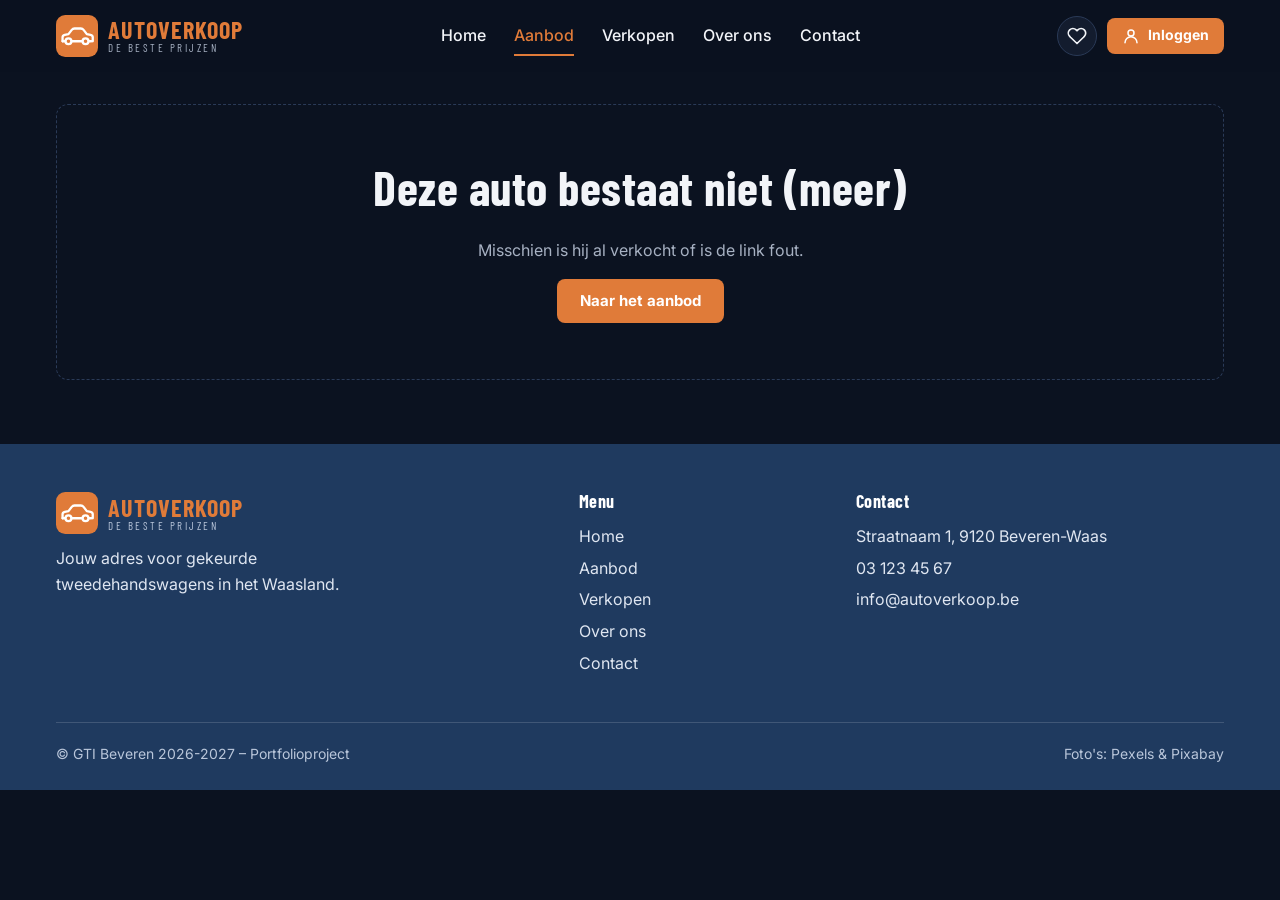
<file: website/auto.html>
<!DOCTYPE html>
<html lang="nl-BE">
<head>
  <meta charset="UTF-8">
  <meta name="viewport" content="width=device-width, initial-scale=1.0">
  <title>Auto – AutoVerkoop</title>
  <meta name="description" content="Alle details, foto's en uitrusting van deze auto.">
  <link rel="icon" href="img/logo.svg" type="image/svg+xml">
  <link rel="preconnect" href="https://fonts.googleapis.com">
  <link rel="preconnect" href="https://fonts.gstatic.com" crossorigin>
  <link rel="stylesheet" href="https://fonts.googleapis.com/css2?family=Barlow+Condensed:wght@600;700&family=Inter:wght@400;500;600;700&display=swap">
  <link rel="stylesheet" href="css/style.css">
</head>
<body>

  <!-- ========== NAVBAR (zelfde op elke pagina) ========== -->
  <header class="navbar">
    <div class="container nav-inner">
      <a href="index.html" class="logo" aria-label="AutoVerkoop – naar de startpagina">
        <img src="img/logo.svg" alt="" width="42" height="42">
        <span class="logo-text">
          <span class="logo-name">AUTOVERKOOP</span>
          <span class="logo-slogan">DE BESTE PRIJZEN</span>
        </span>
      </a>

      <nav class="nav-menu" id="navMenu" aria-label="Hoofdmenu">
        <ul class="nav-links">
          <li><a href="index.html">Home</a></li>
          <li><a href="aanbod.html" class="active" aria-current="page">Aanbod</a></li>
          <li><a href="verkopen.html">Verkopen</a></li>
          <li><a href="over-ons.html">Over ons</a></li>
          <li><a href="contact.html">Contact</a></li>
        </ul>
      </nav>

      <div class="nav-actions">
        <a href="favorieten.html" class="icon-btn" aria-label="Mijn favorieten">
          <svg viewBox="0 0 24 24" fill="none" stroke="currentColor" stroke-width="2" stroke-linecap="round" stroke-linejoin="round" aria-hidden="true"><path d="M20.8 4.6a5.5 5.5 0 0 0-7.8 0L12 5.7l-1-1.1a5.5 5.5 0 0 0-7.8 7.8l1 1.1L12 21l7.8-7.5 1-1.1a5.5 5.5 0 0 0 0-7.8z"/></svg>
          <span class="fav-count" hidden>0</span>
        </a>
        <div class="nav-auth">
          <a href="inloggen.html" class="btn btn--primary btn--small nav-btn"><svg viewBox="0 0 24 24" fill="none" stroke="currentColor" stroke-width="2" stroke-linecap="round" stroke-linejoin="round" aria-hidden="true"><circle cx="12" cy="8" r="4"/><path d="M4 21a8 8 0 0 1 16 0"/></svg><span class="nav-btn-text">Inloggen</span></a>
        </div>
        <button type="button" class="hamburger" aria-expanded="false" aria-controls="navMenu" aria-label="Menu openen">
          <span></span><span></span><span></span>
        </button>
      </div>
    </div>
  </header>

  <main class="container" id="detail">
    <!-- detail.js vult deze pagina met de gegevens van de auto uit de URL (auto.html?id=12) -->
    <p class="muted" id="detailLoading">Auto laden...</p>
  </main>

  <!-- ========== FOOTER (zelfde op elke pagina) ========== -->
  <footer class="footer">
    <div class="container">
      <div class="footer-grid">
        <div>
          <a href="index.html" class="logo">
            <img src="img/logo.svg" alt="" width="42" height="42">
            <span class="logo-text">
              <span class="logo-name">AUTOVERKOOP</span>
              <span class="logo-slogan">DE BESTE PRIJZEN</span>
            </span>
          </a>
          <p class="footer-text">Jouw adres voor gekeurde tweedehandswagens in het Waasland.</p>
        </div>
        <div>
          <h4>Menu</h4>
          <ul>
            <li><a href="index.html">Home</a></li>
            <li><a href="aanbod.html">Aanbod</a></li>
            <li><a href="verkopen.html">Verkopen</a></li>
            <li><a href="over-ons.html">Over ons</a></li>
            <li><a href="contact.html">Contact</a></li>
          </ul>
        </div>
        <div>
          <h4>Contact</h4>
          <ul>
            <li>Straatnaam 1, 9120 Beveren-Waas</li>
            <li><a href="tel:+3231234567">03 123 45 67</a></li>
            <li><a href="mailto:info@autoverkoop.be">info@autoverkoop.be</a></li>
          </ul>
        </div>
      </div>
      <div class="footer-bottom">
        <span>&copy; GTI Beveren 2026-2027 – Portfolioproject</span>
        <span>Foto's: Pexels &amp; Pixabay</span>
      </div>
    </div>
  </footer>

  <script src="js/cars.js"></script>
  <script src="js/main.js"></script>
  <script src="js/detail.js"></script>
</body>
</html>
</file>
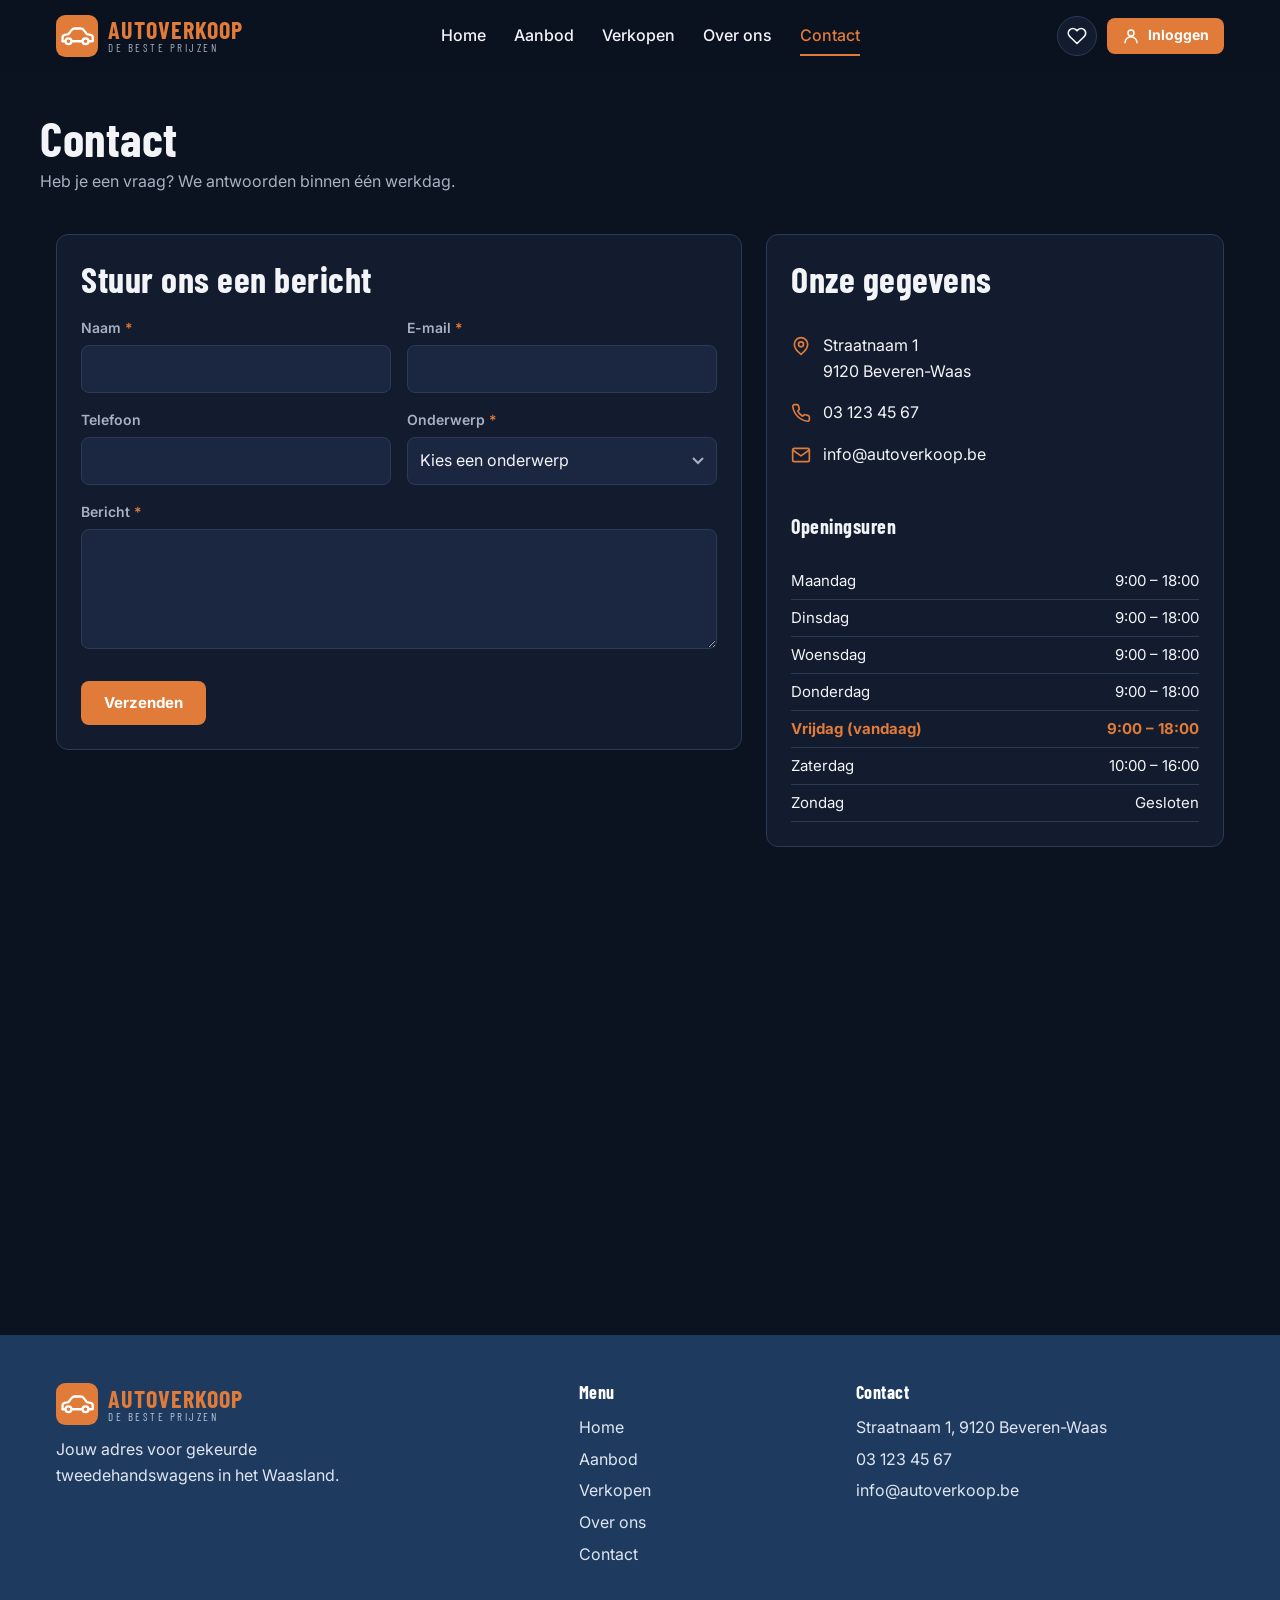
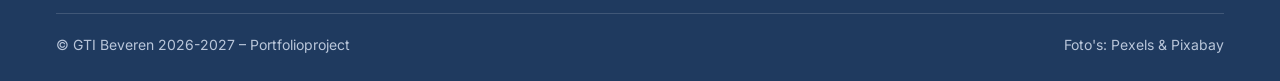
<file: website/contact.html>
<!DOCTYPE html>
<html lang="nl-BE">
<head>
  <meta charset="UTF-8">
  <meta name="viewport" content="width=device-width, initial-scale=1.0">
  <title>Contact – AutoVerkoop</title>
  <meta name="description" content="Contacteer AutoVerkoop in Beveren-Waas.">
  <link rel="icon" href="img/logo.svg" type="image/svg+xml">
  <link rel="preconnect" href="https://fonts.googleapis.com">
  <link rel="preconnect" href="https://fonts.gstatic.com" crossorigin>
  <link rel="stylesheet" href="https://fonts.googleapis.com/css2?family=Barlow+Condensed:wght@600;700&family=Inter:wght@400;500;600;700&display=swap">
  <link rel="stylesheet" href="css/style.css">
</head>
<body>

  <!-- ========== NAVBAR (zelfde op elke pagina) ========== -->
  <header class="navbar">
    <div class="container nav-inner">
      <a href="index.html" class="logo" aria-label="AutoVerkoop – naar de startpagina">
        <img src="img/logo.svg" alt="" width="42" height="42">
        <span class="logo-text">
          <span class="logo-name">AUTOVERKOOP</span>
          <span class="logo-slogan">DE BESTE PRIJZEN</span>
        </span>
      </a>

      <nav class="nav-menu" id="navMenu" aria-label="Hoofdmenu">
        <ul class="nav-links">
          <li><a href="index.html">Home</a></li>
          <li><a href="aanbod.html">Aanbod</a></li>
          <li><a href="verkopen.html">Verkopen</a></li>
          <li><a href="over-ons.html">Over ons</a></li>
          <li><a href="contact.html" class="active" aria-current="page">Contact</a></li>
        </ul>
      </nav>

      <div class="nav-actions">
        <a href="favorieten.html" class="icon-btn" aria-label="Mijn favorieten">
          <svg viewBox="0 0 24 24" fill="none" stroke="currentColor" stroke-width="2" stroke-linecap="round" stroke-linejoin="round" aria-hidden="true"><path d="M20.8 4.6a5.5 5.5 0 0 0-7.8 0L12 5.7l-1-1.1a5.5 5.5 0 0 0-7.8 7.8l1 1.1L12 21l7.8-7.5 1-1.1a5.5 5.5 0 0 0 0-7.8z"/></svg>
          <span class="fav-count" hidden>0</span>
        </a>
        <div class="nav-auth">
          <a href="inloggen.html" class="btn btn--primary btn--small nav-btn"><svg viewBox="0 0 24 24" fill="none" stroke="currentColor" stroke-width="2" stroke-linecap="round" stroke-linejoin="round" aria-hidden="true"><circle cx="12" cy="8" r="4"/><path d="M4 21a8 8 0 0 1 16 0"/></svg><span class="nav-btn-text">Inloggen</span></a>
        </div>
        <button type="button" class="hamburger" aria-expanded="false" aria-controls="navMenu" aria-label="Menu openen">
          <span></span><span></span><span></span>
        </button>
      </div>
    </div>
  </header>

  <main>
    <div class="container page-head">
      <h1>Contact</h1>
      <p class="muted">Heb je een vraag? We antwoorden binnen één werkdag.</p>
    </div>

    <div class="container contact-layout">
      <form class="card" id="contactForm" novalidate>
        <h2>Stuur ons een bericht</h2>
        <div class="form-grid form-grid--2">
          <div class="field">
            <label for="c-naam">Naam <span class="required">*</span></label>
            <input type="text" id="c-naam" name="naam" autocomplete="name" required>
            <span class="error-msg"></span>
          </div>
          <div class="field">
            <label for="c-email">E-mail <span class="required">*</span></label>
            <input type="email" id="c-email" name="email" autocomplete="email" required>
            <span class="error-msg"></span>
          </div>
          <div class="field">
            <label for="c-telefoon">Telefoon</label>
            <input type="tel" id="c-telefoon" name="telefoon" autocomplete="tel">
            <span class="error-msg"></span>
          </div>
          <div class="field">
            <label for="c-onderwerp">Onderwerp <span class="required">*</span></label>
            <select id="c-onderwerp" name="onderwerp" required>
              <option value="">Kies een onderwerp</option>
              <option>Auto kopen</option>
              <option>Auto verkopen</option>
              <option>Financiering</option>
              <option>Andere</option>
            </select>
            <span class="error-msg"></span>
          </div>
          <div class="field field--full">
            <label for="c-bericht">Bericht <span class="required">*</span></label>
            <textarea id="c-bericht" name="bericht" required></textarea>
            <span class="error-msg"></span>
          </div>
        </div>
        <div class="form-success mt" id="contactSuccess" role="status" hidden>Bedankt! Je bericht is verzonden. We nemen snel contact met je op.</div>
        <button type="submit" class="btn btn--primary mt">Verzenden</button>
      </form>

      <aside class="card contact-info">
        <h2>Onze gegevens</h2>
        <div class="contact-line"><svg viewBox="0 0 24 24" fill="none" stroke="currentColor" stroke-width="2" stroke-linecap="round" stroke-linejoin="round" aria-hidden="true"><path d="M20 10c0 6-8 12-8 12S4 16 4 10a8 8 0 0 1 16 0z"/><circle cx="12" cy="10" r="3"/></svg><span>Straatnaam 1<br>9120 Beveren-Waas</span></div>
        <div class="contact-line"><svg viewBox="0 0 24 24" fill="none" stroke="currentColor" stroke-width="2" stroke-linecap="round" stroke-linejoin="round" aria-hidden="true"><path d="M22 16.9v3a2 2 0 0 1-2.2 2 19.8 19.8 0 0 1-8.6-3.1 19.5 19.5 0 0 1-6-6A19.8 19.8 0 0 1 2.1 4.2 2 2 0 0 1 4.1 2h3a2 2 0 0 1 2 1.7c.1.9.4 1.8.7 2.7a2 2 0 0 1-.5 2.1L8 9.8a16 16 0 0 0 6 6l1.3-1.3a2 2 0 0 1 2.1-.4c.9.3 1.8.6 2.7.7a2 2 0 0 1 1.7 2z"/></svg><a href="tel:+3231234567">03 123 45 67</a></div>
        <div class="contact-line"><svg viewBox="0 0 24 24" fill="none" stroke="currentColor" stroke-width="2" stroke-linecap="round" stroke-linejoin="round" aria-hidden="true"><rect x="2" y="4" width="20" height="16" rx="2"/><path d="m22 6-10 7L2 6"/></svg><a href="mailto:info@autoverkoop.be">info@autoverkoop.be</a></div>
        <h3 class="mt">Openingsuren</h3>
        <table class="hours" id="hours">
          <tbody>
            <tr data-day="1"><td>Maandag</td><td>9:00 – 18:00</td></tr>
            <tr data-day="2"><td>Dinsdag</td><td>9:00 – 18:00</td></tr>
            <tr data-day="3"><td>Woensdag</td><td>9:00 – 18:00</td></tr>
            <tr data-day="4"><td>Donderdag</td><td>9:00 – 18:00</td></tr>
            <tr data-day="5"><td>Vrijdag</td><td>9:00 – 18:00</td></tr>
            <tr data-day="6"><td>Zaterdag</td><td>10:00 – 16:00</td></tr>
            <tr data-day="0"><td>Zondag</td><td>Gesloten</td></tr>
          </tbody>
        </table>
      </aside>
    </div>

    <div class="container contact-map">
      <iframe class="map" title="Kaart van Beveren-Waas" loading="lazy"
        src="https://www.google.com/maps?q=Beveren-Waas&amp;z=13&amp;output=embed"></iframe>
    </div>
  </main>

  <!-- ========== FOOTER (zelfde op elke pagina) ========== -->
  <footer class="footer">
    <div class="container">
      <div class="footer-grid">
        <div>
          <a href="index.html" class="logo">
            <img src="img/logo.svg" alt="" width="42" height="42">
            <span class="logo-text">
              <span class="logo-name">AUTOVERKOOP</span>
              <span class="logo-slogan">DE BESTE PRIJZEN</span>
            </span>
          </a>
          <p class="footer-text">Jouw adres voor gekeurde tweedehandswagens in het Waasland.</p>
        </div>
        <div>
          <h4>Menu</h4>
          <ul>
            <li><a href="index.html">Home</a></li>
            <li><a href="aanbod.html">Aanbod</a></li>
            <li><a href="verkopen.html">Verkopen</a></li>
            <li><a href="over-ons.html">Over ons</a></li>
            <li><a href="contact.html">Contact</a></li>
          </ul>
        </div>
        <div>
          <h4>Contact</h4>
          <ul>
            <li>Straatnaam 1, 9120 Beveren-Waas</li>
            <li><a href="tel:+3231234567">03 123 45 67</a></li>
            <li><a href="mailto:info@autoverkoop.be">info@autoverkoop.be</a></li>
          </ul>
        </div>
      </div>
      <div class="footer-bottom">
        <span>&copy; GTI Beveren 2026-2027 – Portfolioproject</span>
        <span>Foto's: Pexels &amp; Pixabay</span>
      </div>
    </div>
  </footer>

  <script src="js/cars.js"></script>
  <script src="js/main.js"></script>
  <script src="js/contact.js"></script>
</body>
</html>
</file>
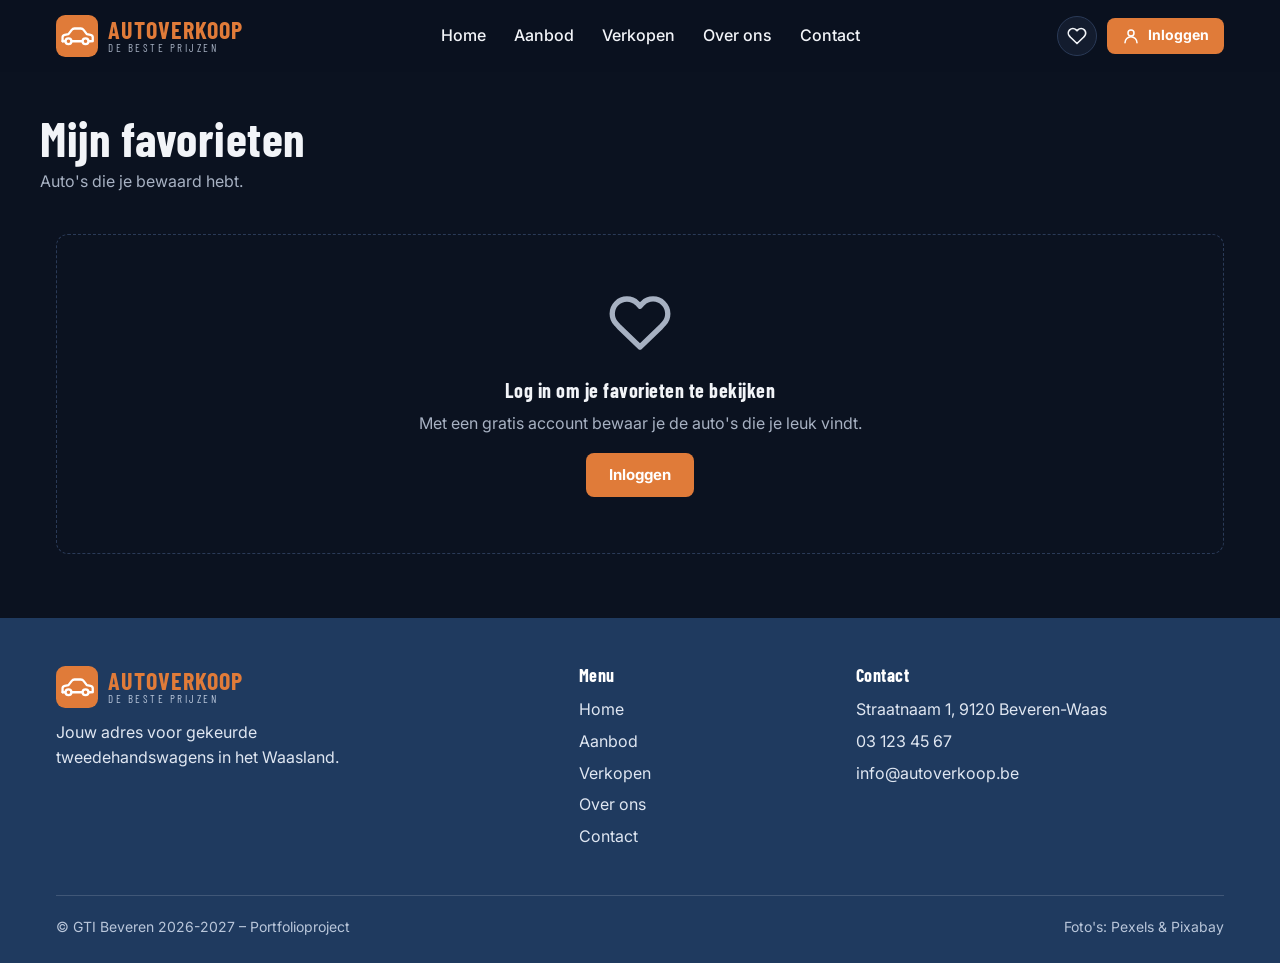
<file: website/favorieten.html>
<!DOCTYPE html>
<html lang="nl-BE">
<head>
  <meta charset="UTF-8">
  <meta name="viewport" content="width=device-width, initial-scale=1.0">
  <title>Favorieten – AutoVerkoop</title>
  <meta name="description" content="Je bewaarde auto's.">
  <link rel="icon" href="img/logo.svg" type="image/svg+xml">
  <link rel="preconnect" href="https://fonts.googleapis.com">
  <link rel="preconnect" href="https://fonts.gstatic.com" crossorigin>
  <link rel="stylesheet" href="https://fonts.googleapis.com/css2?family=Barlow+Condensed:wght@600;700&family=Inter:wght@400;500;600;700&display=swap">
  <link rel="stylesheet" href="css/style.css">
</head>
<body>

  <!-- ========== NAVBAR (zelfde op elke pagina) ========== -->
  <header class="navbar">
    <div class="container nav-inner">
      <a href="index.html" class="logo" aria-label="AutoVerkoop – naar de startpagina">
        <img src="img/logo.svg" alt="" width="42" height="42">
        <span class="logo-text">
          <span class="logo-name">AUTOVERKOOP</span>
          <span class="logo-slogan">DE BESTE PRIJZEN</span>
        </span>
      </a>

      <nav class="nav-menu" id="navMenu" aria-label="Hoofdmenu">
        <ul class="nav-links">
          <li><a href="index.html">Home</a></li>
          <li><a href="aanbod.html">Aanbod</a></li>
          <li><a href="verkopen.html">Verkopen</a></li>
          <li><a href="over-ons.html">Over ons</a></li>
          <li><a href="contact.html">Contact</a></li>
        </ul>
      </nav>

      <div class="nav-actions">
        <a href="favorieten.html" class="icon-btn" aria-label="Mijn favorieten">
          <svg viewBox="0 0 24 24" fill="none" stroke="currentColor" stroke-width="2" stroke-linecap="round" stroke-linejoin="round" aria-hidden="true"><path d="M20.8 4.6a5.5 5.5 0 0 0-7.8 0L12 5.7l-1-1.1a5.5 5.5 0 0 0-7.8 7.8l1 1.1L12 21l7.8-7.5 1-1.1a5.5 5.5 0 0 0 0-7.8z"/></svg>
          <span class="fav-count" hidden>0</span>
        </a>
        <div class="nav-auth">
          <a href="inloggen.html" class="btn btn--primary btn--small nav-btn"><svg viewBox="0 0 24 24" fill="none" stroke="currentColor" stroke-width="2" stroke-linecap="round" stroke-linejoin="round" aria-hidden="true"><circle cx="12" cy="8" r="4"/><path d="M4 21a8 8 0 0 1 16 0"/></svg><span class="nav-btn-text">Inloggen</span></a>
        </div>
        <button type="button" class="hamburger" aria-expanded="false" aria-controls="navMenu" aria-label="Menu openen">
          <span></span><span></span><span></span>
        </button>
      </div>
    </div>
  </header>

  <main>
    <div class="container page-head">
      <h1>Mijn favorieten</h1>
      <p class="muted">Auto's die je bewaard hebt.</p>
    </div>
    <div class="container section-bottom" id="favContent"></div>
  </main>

  <!-- ========== FOOTER (zelfde op elke pagina) ========== -->
  <footer class="footer">
    <div class="container">
      <div class="footer-grid">
        <div>
          <a href="index.html" class="logo">
            <img src="img/logo.svg" alt="" width="42" height="42">
            <span class="logo-text">
              <span class="logo-name">AUTOVERKOOP</span>
              <span class="logo-slogan">DE BESTE PRIJZEN</span>
            </span>
          </a>
          <p class="footer-text">Jouw adres voor gekeurde tweedehandswagens in het Waasland.</p>
        </div>
        <div>
          <h4>Menu</h4>
          <ul>
            <li><a href="index.html">Home</a></li>
            <li><a href="aanbod.html">Aanbod</a></li>
            <li><a href="verkopen.html">Verkopen</a></li>
            <li><a href="over-ons.html">Over ons</a></li>
            <li><a href="contact.html">Contact</a></li>
          </ul>
        </div>
        <div>
          <h4>Contact</h4>
          <ul>
            <li>Straatnaam 1, 9120 Beveren-Waas</li>
            <li><a href="tel:+3231234567">03 123 45 67</a></li>
            <li><a href="mailto:info@autoverkoop.be">info@autoverkoop.be</a></li>
          </ul>
        </div>
      </div>
      <div class="footer-bottom">
        <span>&copy; GTI Beveren 2026-2027 – Portfolioproject</span>
        <span>Foto's: Pexels &amp; Pixabay</span>
      </div>
    </div>
  </footer>

  <script src="js/cars.js"></script>
  <script src="js/main.js"></script>
  <script src="js/favorites.js"></script>
</body>
</html>
</file>
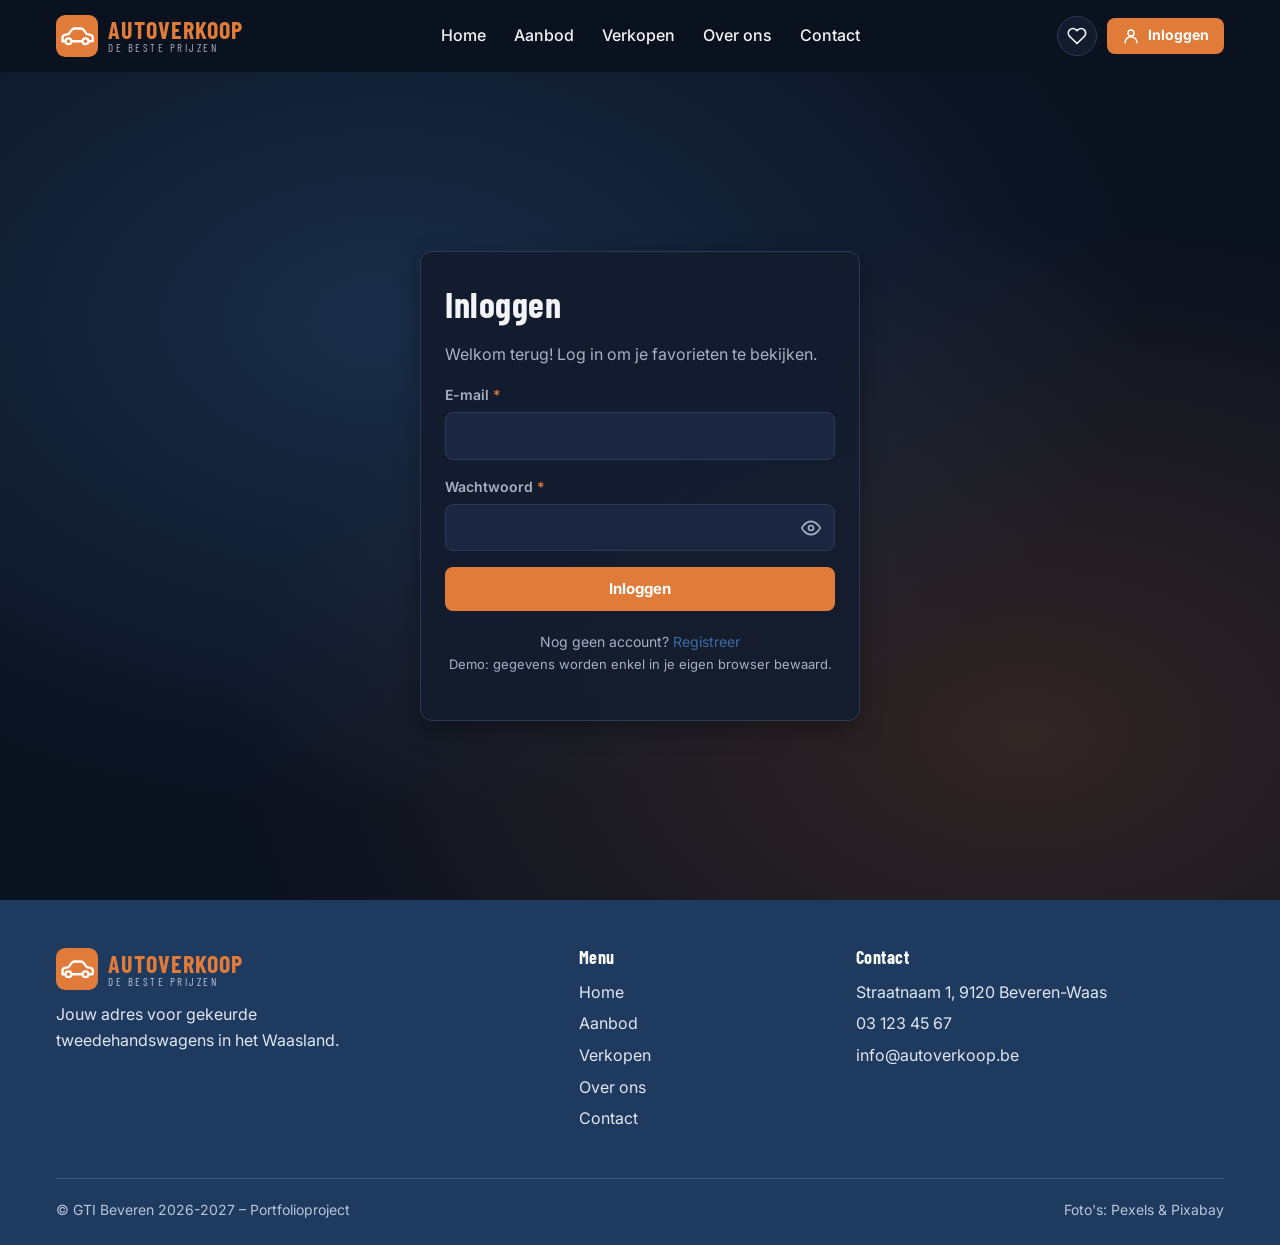
<file: website/inloggen.html>
<!DOCTYPE html>
<html lang="nl-BE">
<head>
  <meta charset="UTF-8">
  <meta name="viewport" content="width=device-width, initial-scale=1.0">
  <title>Inloggen – AutoVerkoop</title>
  <meta name="description" content="Log in op je AutoVerkoop-account.">
  <link rel="icon" href="img/logo.svg" type="image/svg+xml">
  <link rel="preconnect" href="https://fonts.googleapis.com">
  <link rel="preconnect" href="https://fonts.gstatic.com" crossorigin>
  <link rel="stylesheet" href="https://fonts.googleapis.com/css2?family=Barlow+Condensed:wght@600;700&family=Inter:wght@400;500;600;700&display=swap">
  <link rel="stylesheet" href="css/style.css">
</head>
<body>

  <!-- ========== NAVBAR (zelfde op elke pagina) ========== -->
  <header class="navbar">
    <div class="container nav-inner">
      <a href="index.html" class="logo" aria-label="AutoVerkoop – naar de startpagina">
        <img src="img/logo.svg" alt="" width="42" height="42">
        <span class="logo-text">
          <span class="logo-name">AUTOVERKOOP</span>
          <span class="logo-slogan">DE BESTE PRIJZEN</span>
        </span>
      </a>

      <nav class="nav-menu" id="navMenu" aria-label="Hoofdmenu">
        <ul class="nav-links">
          <li><a href="index.html">Home</a></li>
          <li><a href="aanbod.html">Aanbod</a></li>
          <li><a href="verkopen.html">Verkopen</a></li>
          <li><a href="over-ons.html">Over ons</a></li>
          <li><a href="contact.html">Contact</a></li>
        </ul>
      </nav>

      <div class="nav-actions">
        <a href="favorieten.html" class="icon-btn" aria-label="Mijn favorieten">
          <svg viewBox="0 0 24 24" fill="none" stroke="currentColor" stroke-width="2" stroke-linecap="round" stroke-linejoin="round" aria-hidden="true"><path d="M20.8 4.6a5.5 5.5 0 0 0-7.8 0L12 5.7l-1-1.1a5.5 5.5 0 0 0-7.8 7.8l1 1.1L12 21l7.8-7.5 1-1.1a5.5 5.5 0 0 0 0-7.8z"/></svg>
          <span class="fav-count" hidden>0</span>
        </a>
        <div class="nav-auth">
          <a href="inloggen.html" class="btn btn--primary btn--small nav-btn"><svg viewBox="0 0 24 24" fill="none" stroke="currentColor" stroke-width="2" stroke-linecap="round" stroke-linejoin="round" aria-hidden="true"><circle cx="12" cy="8" r="4"/><path d="M4 21a8 8 0 0 1 16 0"/></svg><span class="nav-btn-text">Inloggen</span></a>
        </div>
        <button type="button" class="hamburger" aria-expanded="false" aria-controls="navMenu" aria-label="Menu openen">
          <span></span><span></span><span></span>
        </button>
      </div>
    </div>
  </header>

  <main class="auth-page" data-site-foto="auth">
    <div class="auth-card">
      <h1>Inloggen</h1>
      <p class="muted">Welkom terug! Log in om je favorieten te bekijken.</p>
      <form id="loginForm" novalidate>
        <div class="form-error" id="loginError" role="alert" hidden>E-mail of wachtwoord klopt niet.</div>
        <div class="field">
          <label for="l-email">E-mail <span class="required">*</span></label>
          <input type="email" id="l-email" name="email" autocomplete="email" required>
          <span class="error-msg"></span>
        </div>
          <div class="field">
            <label for="l-wachtwoord">Wachtwoord <span class="required">*</span></label>
            <div class="password-wrap">
              <input type="password" id="l-wachtwoord" name="wachtwoord" autocomplete="current-password" required>
              <button type="button" class="toggle-password" aria-label="Wachtwoord tonen" data-toggle="l-wachtwoord"><svg viewBox="0 0 24 24" fill="none" stroke="currentColor" stroke-width="2" stroke-linecap="round" stroke-linejoin="round" aria-hidden="true"><path d="M1 12s4-8 11-8 11 8 11 8-4 8-11 8S1 12 1 12z"/><circle cx="12" cy="12" r="3"/></svg></button>
            </div>
            <span class="error-msg"></span>
          </div>
        <button type="submit" class="btn btn--primary btn--block">Inloggen</button>
      </form>
      <p class="auth-switch">Nog geen account? <a href="registreren.html">Registreer</a></p>
      <p class="demo-note center">Demo: gegevens worden enkel in je eigen browser bewaard.</p>
    </div>
  </main>

  <!-- ========== FOOTER (zelfde op elke pagina) ========== -->
  <footer class="footer">
    <div class="container">
      <div class="footer-grid">
        <div>
          <a href="index.html" class="logo">
            <img src="img/logo.svg" alt="" width="42" height="42">
            <span class="logo-text">
              <span class="logo-name">AUTOVERKOOP</span>
              <span class="logo-slogan">DE BESTE PRIJZEN</span>
            </span>
          </a>
          <p class="footer-text">Jouw adres voor gekeurde tweedehandswagens in het Waasland.</p>
        </div>
        <div>
          <h4>Menu</h4>
          <ul>
            <li><a href="index.html">Home</a></li>
            <li><a href="aanbod.html">Aanbod</a></li>
            <li><a href="verkopen.html">Verkopen</a></li>
            <li><a href="over-ons.html">Over ons</a></li>
            <li><a href="contact.html">Contact</a></li>
          </ul>
        </div>
        <div>
          <h4>Contact</h4>
          <ul>
            <li>Straatnaam 1, 9120 Beveren-Waas</li>
            <li><a href="tel:+3231234567">03 123 45 67</a></li>
            <li><a href="mailto:info@autoverkoop.be">info@autoverkoop.be</a></li>
          </ul>
        </div>
      </div>
      <div class="footer-bottom">
        <span>&copy; GTI Beveren 2026-2027 – Portfolioproject</span>
        <span>Foto's: Pexels &amp; Pixabay</span>
      </div>
    </div>
  </footer>

  <script src="js/cars.js"></script>
  <script src="js/main.js"></script>
  <script src="js/auth.js"></script>
</body>
</html>
</file>
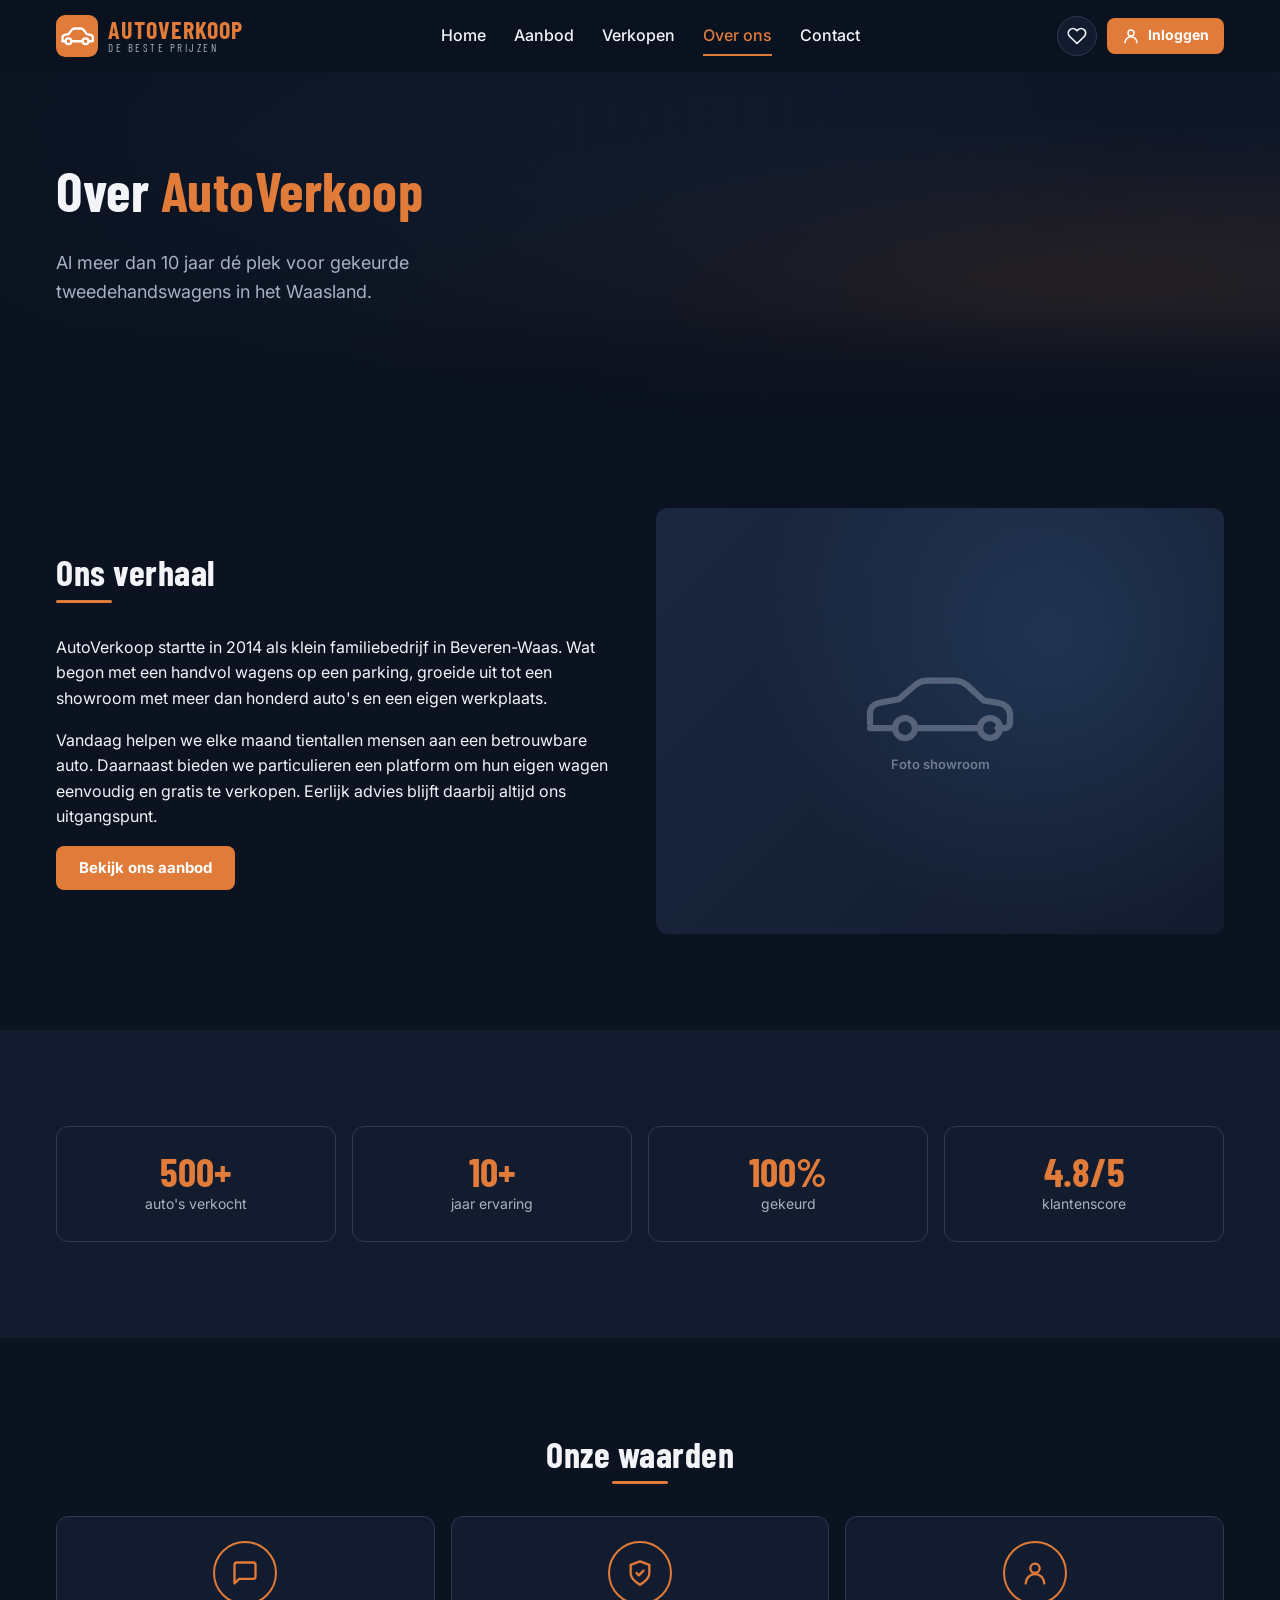
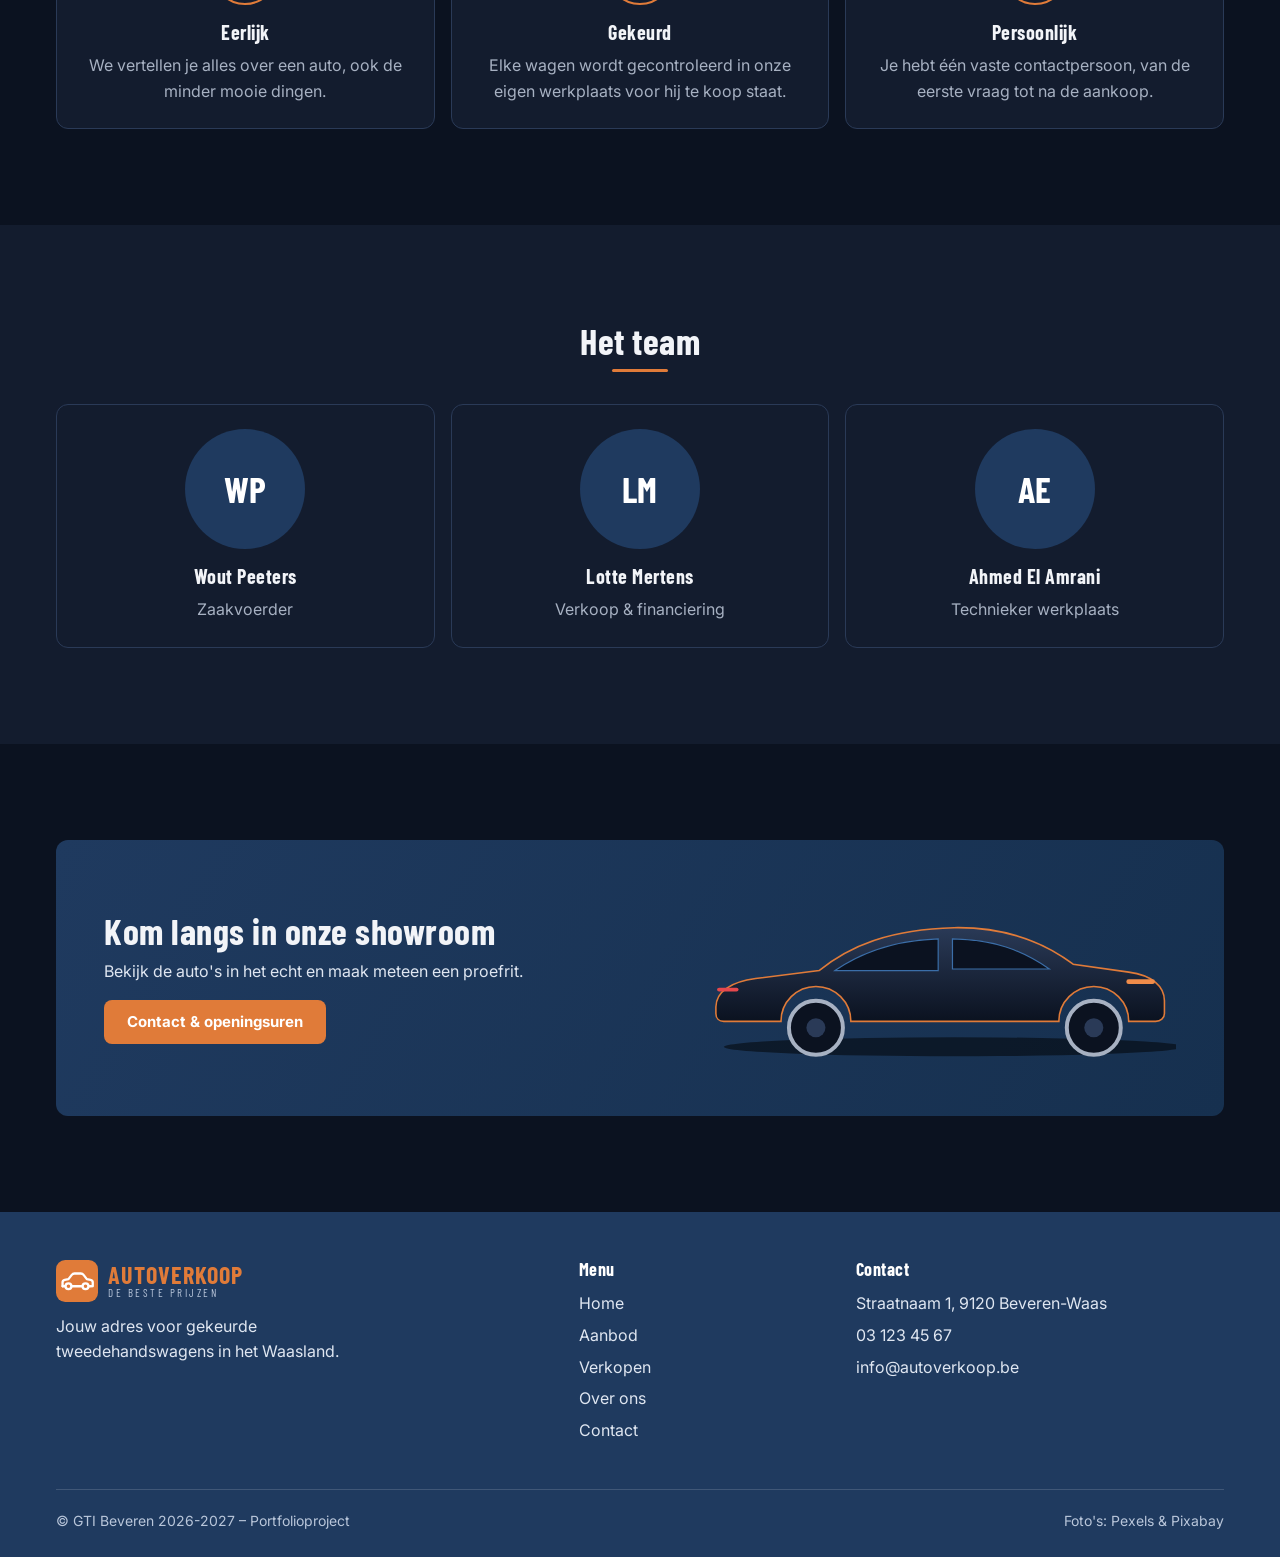
<file: website/over-ons.html>
<!DOCTYPE html>
<html lang="nl-BE">
<head>
  <meta charset="UTF-8">
  <meta name="viewport" content="width=device-width, initial-scale=1.0">
  <title>Over ons – AutoVerkoop</title>
  <meta name="description" content="Leer AutoVerkoop uit Beveren-Waas kennen.">
  <link rel="icon" href="img/logo.svg" type="image/svg+xml">
  <link rel="preconnect" href="https://fonts.googleapis.com">
  <link rel="preconnect" href="https://fonts.gstatic.com" crossorigin>
  <link rel="stylesheet" href="https://fonts.googleapis.com/css2?family=Barlow+Condensed:wght@600;700&family=Inter:wght@400;500;600;700&display=swap">
  <link rel="stylesheet" href="css/style.css">
</head>
<body>

  <!-- ========== NAVBAR (zelfde op elke pagina) ========== -->
  <header class="navbar">
    <div class="container nav-inner">
      <a href="index.html" class="logo" aria-label="AutoVerkoop – naar de startpagina">
        <img src="img/logo.svg" alt="" width="42" height="42">
        <span class="logo-text">
          <span class="logo-name">AUTOVERKOOP</span>
          <span class="logo-slogan">DE BESTE PRIJZEN</span>
        </span>
      </a>

      <nav class="nav-menu" id="navMenu" aria-label="Hoofdmenu">
        <ul class="nav-links">
          <li><a href="index.html">Home</a></li>
          <li><a href="aanbod.html">Aanbod</a></li>
          <li><a href="verkopen.html">Verkopen</a></li>
          <li><a href="over-ons.html" class="active" aria-current="page">Over ons</a></li>
          <li><a href="contact.html">Contact</a></li>
        </ul>
      </nav>

      <div class="nav-actions">
        <a href="favorieten.html" class="icon-btn" aria-label="Mijn favorieten">
          <svg viewBox="0 0 24 24" fill="none" stroke="currentColor" stroke-width="2" stroke-linecap="round" stroke-linejoin="round" aria-hidden="true"><path d="M20.8 4.6a5.5 5.5 0 0 0-7.8 0L12 5.7l-1-1.1a5.5 5.5 0 0 0-7.8 7.8l1 1.1L12 21l7.8-7.5 1-1.1a5.5 5.5 0 0 0 0-7.8z"/></svg>
          <span class="fav-count" hidden>0</span>
        </a>
        <div class="nav-auth">
          <a href="inloggen.html" class="btn btn--primary btn--small nav-btn"><svg viewBox="0 0 24 24" fill="none" stroke="currentColor" stroke-width="2" stroke-linecap="round" stroke-linejoin="round" aria-hidden="true"><circle cx="12" cy="8" r="4"/><path d="M4 21a8 8 0 0 1 16 0"/></svg><span class="nav-btn-text">Inloggen</span></a>
        </div>
        <button type="button" class="hamburger" aria-expanded="false" aria-controls="navMenu" aria-label="Menu openen">
          <span></span><span></span><span></span>
        </button>
      </div>
    </div>
  </header>

  <main>
    <section class="hero hero--small" data-site-foto="heroOverOns">
      <div class="container">
        <div class="hero-content">
          <h1>Over <span>AutoVerkoop</span></h1>
          <p class="hero-lead">Al meer dan 10 jaar dé plek voor gekeurde tweedehandswagens in het Waasland.</p>
        </div>
      </div>
    </section>

    <section class="section">
      <div class="container two-col">
        <div class="reveal">
          <div class="section-title">
            <h2>Ons verhaal</h2>
          </div>
          <p>AutoVerkoop startte in 2014 als klein familiebedrijf in Beveren-Waas. Wat begon met een handvol wagens op een parking, groeide uit tot een showroom met meer dan honderd auto's en een eigen werkplaats.</p>
          <p>Vandaag helpen we elke maand tientallen mensen aan een betrouwbare auto. Daarnaast bieden we particulieren een platform om hun eigen wagen eenvoudig en gratis te verkopen. Eerlijk advies blijft daarbij altijd ons uitgangspunt.</p>
          <a href="aanbod.html" class="btn btn--primary">Bekijk ons aanbod</a>
        </div>
        <div class="story-visual reveal" data-site-foto="heroOverOns">
          <div class="photo-placeholder"><svg viewBox="0 0 64 32" fill="none" stroke="currentColor" stroke-width="2.5" stroke-linecap="round" stroke-linejoin="round" aria-hidden="true"><path d="M4 22v-4c0-2 1.5-3.5 3.5-4l8-1.5 7-6c1.5-1.2 3-1.5 5-1.5h10c2.5 0 4.5 1 6 2.5l6 5.5 6 1c2 .4 4.5 2 4.5 4.5V22c0 1-1 2-2 2h-3"/><path d="M14 24H4"/><path d="M48 24H22"/><circle cx="18" cy="24" r="4"/><circle cx="52" cy="24" r="4"/></svg><span>Foto showroom</span></div>
        </div>
      </div>
    </section>

    <section class="section section--alt">
      <div class="container">
        <div class="stats reveal">
          <div class="stat"><strong>500+</strong><span>auto's verkocht</span></div>
          <div class="stat"><strong>10+</strong><span>jaar ervaring</span></div>
          <div class="stat"><strong>100%</strong><span>gekeurd</span></div>
          <div class="stat"><strong>4.8/5</strong><span>klantenscore</span></div>
        </div>
      </div>
    </section>

    <section class="section">
      <div class="container">
        <div class="section-title section-title--center reveal">
          <h2>Onze waarden</h2>
        </div>
        <div class="features">
          <article class="card feature reveal">
            <span class="feature-icon"><svg viewBox="0 0 24 24" fill="none" stroke="currentColor" stroke-width="2" stroke-linecap="round" stroke-linejoin="round" aria-hidden="true"><path d="M21 15a2 2 0 0 1-2 2H7l-4 4V5a2 2 0 0 1 2-2h14a2 2 0 0 1 2 2z"/></svg></span>
            <h3>Eerlijk</h3>
            <p>We vertellen je alles over een auto, ook de minder mooie dingen.</p>
          </article>
          <article class="card feature reveal">
            <span class="feature-icon"><svg viewBox="0 0 24 24" fill="none" stroke="currentColor" stroke-width="2" stroke-linecap="round" stroke-linejoin="round" aria-hidden="true"><path d="M12 22s8-4 8-10V5l-8-3-8 3v7c0 6 8 10 8 10z"/><path d="m9 12 2 2 4-4"/></svg></span>
            <h3>Gekeurd</h3>
            <p>Elke wagen wordt gecontroleerd in onze eigen werkplaats voor hij te koop staat.</p>
          </article>
          <article class="card feature reveal">
            <span class="feature-icon"><svg viewBox="0 0 24 24" fill="none" stroke="currentColor" stroke-width="2" stroke-linecap="round" stroke-linejoin="round" aria-hidden="true"><circle cx="12" cy="8" r="4"/><path d="M4 21a8 8 0 0 1 16 0"/></svg></span>
            <h3>Persoonlijk</h3>
            <p>Je hebt één vaste contactpersoon, van de eerste vraag tot na de aankoop.</p>
          </article>
        </div>
      </div>
    </section>

    <section class="section section--alt">
      <div class="container">
        <div class="section-title section-title--center reveal">
          <h2>Het team</h2>
        </div>
        <div class="team">
          <article class="card team-member reveal">
            <span class="avatar avatar--large" data-site-avatar="team1" aria-label="Foto van Wout Peeters">WP</span>
            <h3>Wout Peeters</h3>
            <p>Zaakvoerder</p>
          </article>
          <article class="card team-member reveal">
            <span class="avatar avatar--large" data-site-avatar="team2" aria-label="Foto van Lotte Mertens">LM</span>
            <h3>Lotte Mertens</h3>
            <p>Verkoop &amp; financiering</p>
          </article>
          <article class="card team-member reveal">
            <span class="avatar avatar--large" data-site-avatar="team3" aria-label="Foto van Ahmed El Amrani">AE</span>
            <h3>Ahmed El Amrani</h3>
            <p>Technieker werkplaats</p>
          </article>
        </div>
      </div>
    </section>

    <section class="section">
      <div class="container">
        <div class="banner reveal">
          <div>
            <h2>Kom langs in onze showroom</h2>
            <p>Bekijk de auto's in het echt en maak meteen een proefrit.</p>
            <a href="contact.html" class="btn btn--primary">Contact &amp; openingsuren</a>
          </div>
          <div class="banner-visual" data-site-foto="banner">
            <svg class="banner-car" viewBox="0 0 600 220" aria-hidden="true">
          <defs>
            <linearGradient id="carBody2" x1="0" y1="0" x2="0" y2="1">
              <stop offset="0" stop-color="#2A3A57"/>
              <stop offset="1" stop-color="#0B1220"/>
            </linearGradient>
          </defs>
          <ellipse cx="320" cy="200" rx="290" ry="12" fill="#000" opacity=".5"/>
          <path d="M20 150c0-20 20-32 50-36l80-10c40-32 90-52 170-54 60-1 110 16 150 46l70 10c30 4 45 18 45 36v16c0 6-5 10-11 10h-34a44 44 0 0 0-88 0H190a44 44 0 0 0-88 0H30c-6 0-10-4-10-10z" fill="url(#carBody2)" stroke="#E07B39" stroke-width="2"/>
          <path d="M170 104c35-24 75-38 130-40v40zM318 64c52 1 87 14 122 38H318z" fill="#0B1220" stroke="#3B6EA8" stroke-width="1.5"/>
          <path d="M540 118h30" stroke="#F08C4A" stroke-width="6" stroke-linecap="round"/>
          <path d="M24 128h22" stroke="#E5484D" stroke-width="5" stroke-linecap="round"/>
          <circle cx="146" cy="176" r="34" fill="#0B1220" stroke="#A7B1C2" stroke-width="5"/>
          <circle cx="146" cy="176" r="12" fill="#2A3A57"/>
          <circle cx="496" cy="176" r="34" fill="#0B1220" stroke="#A7B1C2" stroke-width="5"/>
          <circle cx="496" cy="176" r="12" fill="#2A3A57"/>
        </svg>
          </div>
        </div>
      </div>
    </section>
  </main>

  <!-- ========== FOOTER (zelfde op elke pagina) ========== -->
  <footer class="footer">
    <div class="container">
      <div class="footer-grid">
        <div>
          <a href="index.html" class="logo">
            <img src="img/logo.svg" alt="" width="42" height="42">
            <span class="logo-text">
              <span class="logo-name">AUTOVERKOOP</span>
              <span class="logo-slogan">DE BESTE PRIJZEN</span>
            </span>
          </a>
          <p class="footer-text">Jouw adres voor gekeurde tweedehandswagens in het Waasland.</p>
        </div>
        <div>
          <h4>Menu</h4>
          <ul>
            <li><a href="index.html">Home</a></li>
            <li><a href="aanbod.html">Aanbod</a></li>
            <li><a href="verkopen.html">Verkopen</a></li>
            <li><a href="over-ons.html">Over ons</a></li>
            <li><a href="contact.html">Contact</a></li>
          </ul>
        </div>
        <div>
          <h4>Contact</h4>
          <ul>
            <li>Straatnaam 1, 9120 Beveren-Waas</li>
            <li><a href="tel:+3231234567">03 123 45 67</a></li>
            <li><a href="mailto:info@autoverkoop.be">info@autoverkoop.be</a></li>
          </ul>
        </div>
      </div>
      <div class="footer-bottom">
        <span>&copy; GTI Beveren 2026-2027 – Portfolioproject</span>
        <span>Foto's: Pexels &amp; Pixabay</span>
      </div>
    </div>
  </footer>

  <script src="js/cars.js"></script>
  <script src="js/main.js"></script>
</body>
</html>
</file>
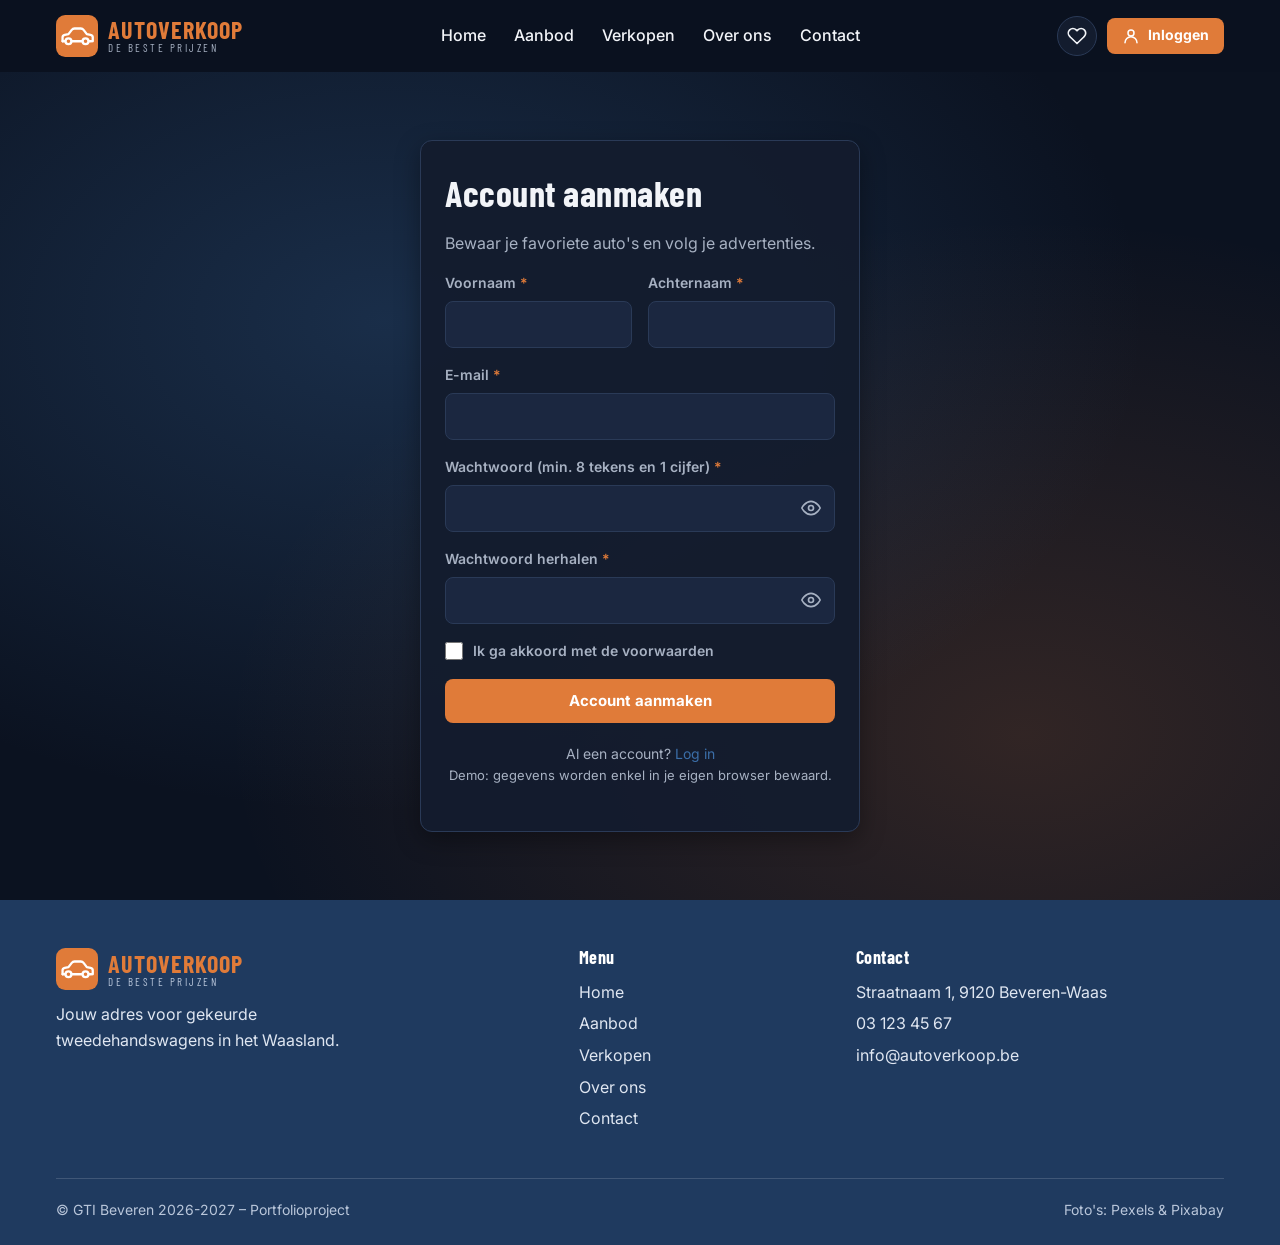
<file: website/registreren.html>
<!DOCTYPE html>
<html lang="nl-BE">
<head>
  <meta charset="UTF-8">
  <meta name="viewport" content="width=device-width, initial-scale=1.0">
  <title>Registreren – AutoVerkoop</title>
  <meta name="description" content="Maak gratis een AutoVerkoop-account aan.">
  <link rel="icon" href="img/logo.svg" type="image/svg+xml">
  <link rel="preconnect" href="https://fonts.googleapis.com">
  <link rel="preconnect" href="https://fonts.gstatic.com" crossorigin>
  <link rel="stylesheet" href="https://fonts.googleapis.com/css2?family=Barlow+Condensed:wght@600;700&family=Inter:wght@400;500;600;700&display=swap">
  <link rel="stylesheet" href="css/style.css">
</head>
<body>

  <!-- ========== NAVBAR (zelfde op elke pagina) ========== -->
  <header class="navbar">
    <div class="container nav-inner">
      <a href="index.html" class="logo" aria-label="AutoVerkoop – naar de startpagina">
        <img src="img/logo.svg" alt="" width="42" height="42">
        <span class="logo-text">
          <span class="logo-name">AUTOVERKOOP</span>
          <span class="logo-slogan">DE BESTE PRIJZEN</span>
        </span>
      </a>

      <nav class="nav-menu" id="navMenu" aria-label="Hoofdmenu">
        <ul class="nav-links">
          <li><a href="index.html">Home</a></li>
          <li><a href="aanbod.html">Aanbod</a></li>
          <li><a href="verkopen.html">Verkopen</a></li>
          <li><a href="over-ons.html">Over ons</a></li>
          <li><a href="contact.html">Contact</a></li>
        </ul>
      </nav>

      <div class="nav-actions">
        <a href="favorieten.html" class="icon-btn" aria-label="Mijn favorieten">
          <svg viewBox="0 0 24 24" fill="none" stroke="currentColor" stroke-width="2" stroke-linecap="round" stroke-linejoin="round" aria-hidden="true"><path d="M20.8 4.6a5.5 5.5 0 0 0-7.8 0L12 5.7l-1-1.1a5.5 5.5 0 0 0-7.8 7.8l1 1.1L12 21l7.8-7.5 1-1.1a5.5 5.5 0 0 0 0-7.8z"/></svg>
          <span class="fav-count" hidden>0</span>
        </a>
        <div class="nav-auth">
          <a href="inloggen.html" class="btn btn--primary btn--small nav-btn"><svg viewBox="0 0 24 24" fill="none" stroke="currentColor" stroke-width="2" stroke-linecap="round" stroke-linejoin="round" aria-hidden="true"><circle cx="12" cy="8" r="4"/><path d="M4 21a8 8 0 0 1 16 0"/></svg><span class="nav-btn-text">Inloggen</span></a>
        </div>
        <button type="button" class="hamburger" aria-expanded="false" aria-controls="navMenu" aria-label="Menu openen">
          <span></span><span></span><span></span>
        </button>
      </div>
    </div>
  </header>

  <main class="auth-page" data-site-foto="auth">
    <div class="auth-card">
      <h1>Account aanmaken</h1>
      <p class="muted">Bewaar je favoriete auto's en volg je advertenties.</p>
      <form id="registerForm" novalidate>
        <div class="form-grid form-grid--2">
          <div class="field">
            <label for="r-voornaam">Voornaam <span class="required">*</span></label>
            <input type="text" id="r-voornaam" name="voornaam" autocomplete="given-name" required>
            <span class="error-msg"></span>
          </div>
          <div class="field">
            <label for="r-achternaam">Achternaam <span class="required">*</span></label>
            <input type="text" id="r-achternaam" name="achternaam" autocomplete="family-name" required>
            <span class="error-msg"></span>
          </div>
        </div>
        <div class="field">
          <label for="r-email">E-mail <span class="required">*</span></label>
          <input type="email" id="r-email" name="email" autocomplete="email" required>
          <span class="error-msg"></span>
        </div>
          <div class="field">
            <label for="r-wachtwoord">Wachtwoord (min. 8 tekens en 1 cijfer) <span class="required">*</span></label>
            <div class="password-wrap">
              <input type="password" id="r-wachtwoord" name="wachtwoord" autocomplete="new-password" required>
              <button type="button" class="toggle-password" aria-label="Wachtwoord tonen" data-toggle="r-wachtwoord"><svg viewBox="0 0 24 24" fill="none" stroke="currentColor" stroke-width="2" stroke-linecap="round" stroke-linejoin="round" aria-hidden="true"><path d="M1 12s4-8 11-8 11 8 11 8-4 8-11 8S1 12 1 12z"/><circle cx="12" cy="12" r="3"/></svg></button>
            </div>
            <span class="error-msg"></span>
          </div>
          <div class="field">
            <label for="r-wachtwoord2">Wachtwoord herhalen <span class="required">*</span></label>
            <div class="password-wrap">
              <input type="password" id="r-wachtwoord2" name="wachtwoord2" autocomplete="new-password" required>
              <button type="button" class="toggle-password" aria-label="Wachtwoord tonen" data-toggle="r-wachtwoord2"><svg viewBox="0 0 24 24" fill="none" stroke="currentColor" stroke-width="2" stroke-linecap="round" stroke-linejoin="round" aria-hidden="true"><path d="M1 12s4-8 11-8 11 8 11 8-4 8-11 8S1 12 1 12z"/><circle cx="12" cy="12" r="3"/></svg></button>
            </div>
            <span class="error-msg"></span>
          </div>
        <div class="field">
          <label class="check"><input type="checkbox" id="r-akkoord" name="akkoord"> Ik ga akkoord met de voorwaarden</label>
          <span class="error-msg"></span>
        </div>
        <button type="submit" class="btn btn--primary btn--block">Account aanmaken</button>
      </form>
      <p class="auth-switch">Al een account? <a href="inloggen.html">Log in</a></p>
      <p class="demo-note center">Demo: gegevens worden enkel in je eigen browser bewaard.</p>
    </div>
  </main>

  <!-- ========== FOOTER (zelfde op elke pagina) ========== -->
  <footer class="footer">
    <div class="container">
      <div class="footer-grid">
        <div>
          <a href="index.html" class="logo">
            <img src="img/logo.svg" alt="" width="42" height="42">
            <span class="logo-text">
              <span class="logo-name">AUTOVERKOOP</span>
              <span class="logo-slogan">DE BESTE PRIJZEN</span>
            </span>
          </a>
          <p class="footer-text">Jouw adres voor gekeurde tweedehandswagens in het Waasland.</p>
        </div>
        <div>
          <h4>Menu</h4>
          <ul>
            <li><a href="index.html">Home</a></li>
            <li><a href="aanbod.html">Aanbod</a></li>
            <li><a href="verkopen.html">Verkopen</a></li>
            <li><a href="over-ons.html">Over ons</a></li>
            <li><a href="contact.html">Contact</a></li>
          </ul>
        </div>
        <div>
          <h4>Contact</h4>
          <ul>
            <li>Straatnaam 1, 9120 Beveren-Waas</li>
            <li><a href="tel:+3231234567">03 123 45 67</a></li>
            <li><a href="mailto:info@autoverkoop.be">info@autoverkoop.be</a></li>
          </ul>
        </div>
      </div>
      <div class="footer-bottom">
        <span>&copy; GTI Beveren 2026-2027 – Portfolioproject</span>
        <span>Foto's: Pexels &amp; Pixabay</span>
      </div>
    </div>
  </footer>

  <script src="js/cars.js"></script>
  <script src="js/main.js"></script>
  <script src="js/auth.js"></script>
</body>
</html>
</file>
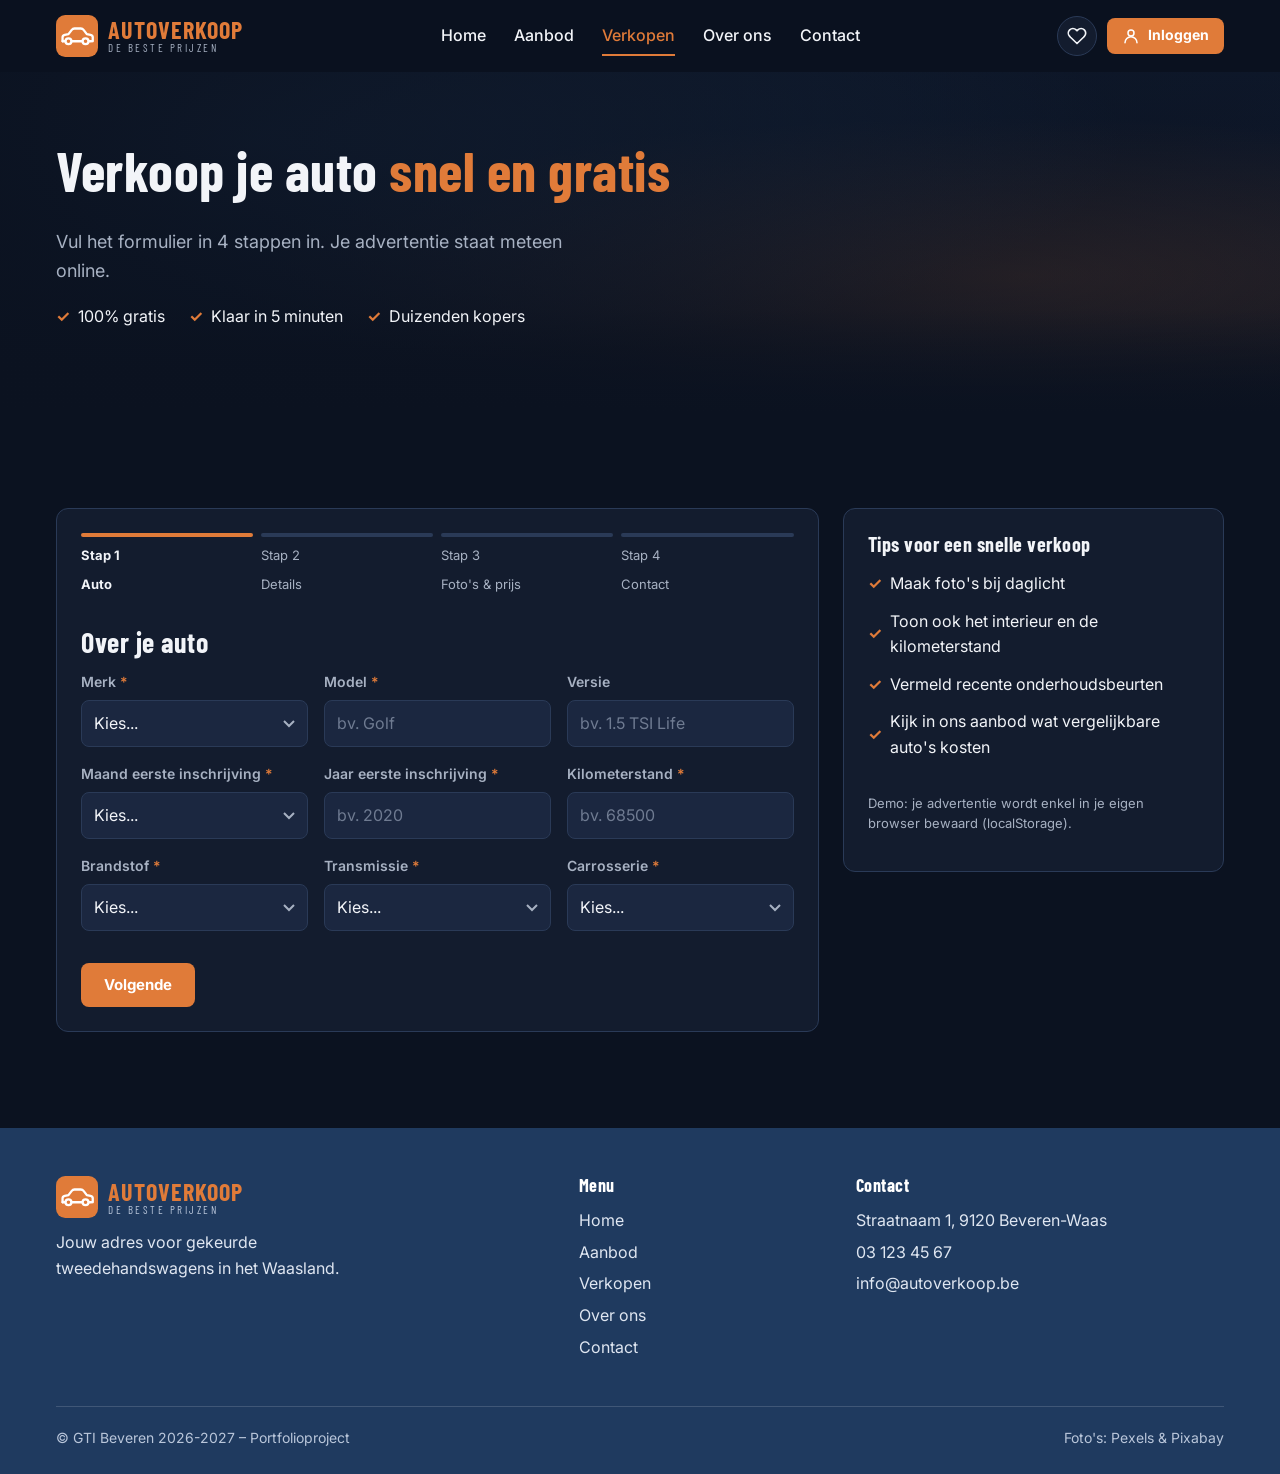
<file: website/verkopen.html>
<!DOCTYPE html>
<html lang="nl-BE">
<head>
  <meta charset="UTF-8">
  <meta name="viewport" content="width=device-width, initial-scale=1.0">
  <title>Verkopen – AutoVerkoop</title>
  <meta name="description" content="Zet je auto gratis te koop in 4 eenvoudige stappen.">
  <link rel="icon" href="img/logo.svg" type="image/svg+xml">
  <link rel="preconnect" href="https://fonts.googleapis.com">
  <link rel="preconnect" href="https://fonts.gstatic.com" crossorigin>
  <link rel="stylesheet" href="https://fonts.googleapis.com/css2?family=Barlow+Condensed:wght@600;700&family=Inter:wght@400;500;600;700&display=swap">
  <link rel="stylesheet" href="css/style.css">
</head>
<body>

  <!-- ========== NAVBAR (zelfde op elke pagina) ========== -->
  <header class="navbar">
    <div class="container nav-inner">
      <a href="index.html" class="logo" aria-label="AutoVerkoop – naar de startpagina">
        <img src="img/logo.svg" alt="" width="42" height="42">
        <span class="logo-text">
          <span class="logo-name">AUTOVERKOOP</span>
          <span class="logo-slogan">DE BESTE PRIJZEN</span>
        </span>
      </a>

      <nav class="nav-menu" id="navMenu" aria-label="Hoofdmenu">
        <ul class="nav-links">
          <li><a href="index.html">Home</a></li>
          <li><a href="aanbod.html">Aanbod</a></li>
          <li><a href="verkopen.html" class="active" aria-current="page">Verkopen</a></li>
          <li><a href="over-ons.html">Over ons</a></li>
          <li><a href="contact.html">Contact</a></li>
        </ul>
      </nav>

      <div class="nav-actions">
        <a href="favorieten.html" class="icon-btn" aria-label="Mijn favorieten">
          <svg viewBox="0 0 24 24" fill="none" stroke="currentColor" stroke-width="2" stroke-linecap="round" stroke-linejoin="round" aria-hidden="true"><path d="M20.8 4.6a5.5 5.5 0 0 0-7.8 0L12 5.7l-1-1.1a5.5 5.5 0 0 0-7.8 7.8l1 1.1L12 21l7.8-7.5 1-1.1a5.5 5.5 0 0 0 0-7.8z"/></svg>
          <span class="fav-count" hidden>0</span>
        </a>
        <div class="nav-auth">
          <a href="inloggen.html" class="btn btn--primary btn--small nav-btn"><svg viewBox="0 0 24 24" fill="none" stroke="currentColor" stroke-width="2" stroke-linecap="round" stroke-linejoin="round" aria-hidden="true"><circle cx="12" cy="8" r="4"/><path d="M4 21a8 8 0 0 1 16 0"/></svg><span class="nav-btn-text">Inloggen</span></a>
        </div>
        <button type="button" class="hamburger" aria-expanded="false" aria-controls="navMenu" aria-label="Menu openen">
          <span></span><span></span><span></span>
        </button>
      </div>
    </div>
  </header>

  <main>
    <section class="hero hero--small" data-site-foto="heroVerkopen">
      <div class="container">
        <div class="hero-content">
          <h1>Verkoop je auto <span>snel en gratis</span></h1>
          <p class="hero-lead">Vul het formulier in 4 stappen in. Je advertentie staat meteen online.</p>
          <ul class="benefits">
            <li>100% gratis</li>
            <li>Klaar in 5 minuten</li>
            <li>Duizenden kopers</li>
          </ul>
        </div>
      </div>
    </section>

    <section class="section">
      <div class="container sell-layout">
        <form class="card" id="sellForm" novalidate>
          <ol class="stepper" id="stepper">
            <li class="current"><span>Stap 1</span><span class="step-name">Auto</span></li>
            <li><span>Stap 2</span><span class="step-name">Details</span></li>
            <li><span>Stap 3</span><span class="step-name">Foto's &amp; prijs</span></li>
            <li><span>Stap 4</span><span class="step-name">Contact</span></li>
          </ol>

          <!-- STAP 1 -->
          <div class="step-panel" data-step="1">
            <h2>Over je auto</h2>
            <div class="form-grid form-grid--3">
              <div class="field">
                <label for="s-merk">Merk <span class="required">*</span></label>
                <select id="s-merk" name="merk" data-list="verkoopMerken" data-first="Kies..." required></select>
                <span class="error-msg"></span>
              </div>
              <div class="field">
                <label for="s-model">Model <span class="required">*</span></label>
                <input type="text" id="s-model" name="model" required list="modelSuggestions" placeholder="bv. Golf" autocomplete="off">
                <span class="error-msg"></span>
              </div>
              <div class="field">
                <label for="s-versie">Versie</label>
                <input type="text" id="s-versie" name="versie" placeholder="bv. 1.5 TSI Life">
                <span class="error-msg"></span>
              </div>
              <div class="field">
                <label for="s-inschrijvingMaand">Maand eerste inschrijving <span class="required">*</span></label>
                <select id="s-inschrijvingMaand" name="inschrijvingMaand" required>
                  <option value="">Kies...</option>
                  <option value="1">januari</option>
                  <option value="2">februari</option>
                  <option value="3">maart</option>
                  <option value="4">april</option>
                  <option value="5">mei</option>
                  <option value="6">juni</option>
                  <option value="7">juli</option>
                  <option value="8">augustus</option>
                  <option value="9">september</option>
                  <option value="10">oktober</option>
                  <option value="11">november</option>
                  <option value="12">december</option>
                </select>
                <span class="error-msg"></span>
              </div>
              <div class="field">
                <label for="s-inschrijvingJaar">Jaar eerste inschrijving <span class="required">*</span></label>
                <input type="number" id="s-inschrijvingJaar" name="inschrijvingJaar" required min="1950" placeholder="bv. 2020">
                <span class="error-msg"></span>
              </div>
              <div class="field">
                <label for="s-km">Kilometerstand <span class="required">*</span></label>
                <input type="number" id="s-km" name="km" required min="0" placeholder="bv. 68500">
                <span class="error-msg"></span>
              </div>
              <div class="field">
                <label for="s-brandstof">Brandstof <span class="required">*</span></label>
                <select id="s-brandstof" name="brandstof" data-list="brandstoffen" data-first="Kies..." required></select>
                <span class="error-msg"></span>
              </div>
              <div class="field">
                <label for="s-transmissie">Transmissie <span class="required">*</span></label>
                <select id="s-transmissie" name="transmissie" data-list="transmissies" data-first="Kies..." required></select>
                <span class="error-msg"></span>
              </div>
              <div class="field">
                <label for="s-carrosserie">Carrosserie <span class="required">*</span></label>
                <select id="s-carrosserie" name="carrosserie" data-list="carrosserieTypes" data-first="Kies..." required></select>
                <span class="error-msg"></span>
              </div>
            </div>
            <datalist id="modelSuggestions"></datalist>
          </div>

          <!-- STAP 2 -->
          <div class="step-panel" data-step="2" hidden>
            <h2>Details</h2>
            <div class="form-grid form-grid--3">
              <div class="field">
                <label for="s-pk">Vermogen (pk) <span class="required">*</span></label>
                <input type="number" id="s-pk" name="pk" required min="1" placeholder="bv. 130">
                <span class="error-msg"></span>
              </div>
              <div class="field">
                <label for="s-deuren">Aantal deuren <span class="required">*</span></label>
                <select id="s-deuren" name="deuren" required>
                  <option value="5">5</option>
                  <option value="4">4</option>
                  <option value="3">3</option>
                  <option value="2">2</option>
                  <option value="6">6</option>
                  <option value="7">7</option>
                </select>
                <span class="error-msg"></span>
              </div>
              <div class="field">
                <label for="s-zitplaatsen">Zitplaatsen <span class="required">*</span></label>
                <select id="s-zitplaatsen" name="zitplaatsen" required>
                  <option value="5">5</option>
                  <option value="4">4</option>
                  <option value="2">2</option>
                  <option value="6">6</option>
                  <option value="7">7</option>
                  <option value="8">8</option>
                  <option value="9">9</option>
                </select>
                <span class="error-msg"></span>
              </div>
              <div class="field">
                <label for="s-kleur">Kleur exterieur <span class="required">*</span></label>
                <select id="s-kleur" name="kleur" data-list="kleuren" data-first="Kies..." required></select>
                <span class="error-msg"></span>
              </div>
              <div class="field">
                <label for="s-interieurKleur">Kleur interieur <span class="required">*</span></label>
                <select id="s-interieurKleur" name="interieurKleur" data-list="interieurKleuren" data-first="Kies..." required></select>
                <span class="error-msg"></span>
              </div>
              <div class="field">
                <label for="s-bekleding">Bekleding <span class="required">*</span></label>
                <select id="s-bekleding" name="bekleding" data-list="bekledingen" data-first="Kies..." required></select>
                <span class="error-msg"></span>
              </div>
              <div class="field">
                <label for="s-aandrijving">Aandrijving <span class="required">*</span></label>
                <select id="s-aandrijving" name="aandrijving" data-list="aandrijvingen" data-first="Kies..." required></select>
                <span class="error-msg"></span>
              </div>
              <div class="field">
                <label for="s-emissieklasse">Emissieklasse <span class="required">*</span></label>
                <select id="s-emissieklasse" name="emissieklasse" data-list="emissieklassen" data-first="Kies..." required></select>
                <span class="error-msg"></span>
              </div>
              <div class="field">
                <label for="s-vorigeEigenaars">Vorige eigenaars <span class="required">*</span></label>
                <input type="number" id="s-vorigeEigenaars" name="vorigeEigenaars" required min="0" max="9" value="1">
                <span class="error-msg"></span>
              </div>
              <div class="field">
                <label for="s-cilinderinhoud">Cilinderinhoud (cm³)</label>
                <input type="number" id="s-cilinderinhoud" name="cilinderinhoud" min="0" placeholder="bv. 1498">
                <span class="error-msg"></span>
              </div>
              <div class="field">
                <label for="s-verbruik">Verbruik (l/100 km)</label>
                <input type="number" id="s-verbruik" name="verbruik" min="0" step="0.1" placeholder="bv. 5.4">
                <span class="error-msg"></span>
              </div>
              <div class="field">
                <label for="s-co2">CO₂-uitstoot (g/km)</label>
                <input type="number" id="s-co2" name="co2" min="0" placeholder="bv. 125">
                <span class="error-msg"></span>
              </div>
            </div>
            <fieldset class="check-fieldset mt">
              <legend>Staat</legend>
              <div class="check-grid">
                <label class="check"><input type="checkbox" name="metaalkleur"> Metaalkleur</label>
                <label class="check"><input type="checkbox" name="onderhoudsboekje" checked> Onderhoudsboekje</label>
                <label class="check"><input type="checkbox" name="ongevalvrij" checked> Ongevalvrij</label>
                <label class="check"><input type="checkbox" name="nietRoker" checked> Niet-rokerswagen</label>
                <label class="check"><input type="checkbox" name="carPass" checked> Car-Pass aanwezig</label>
                <label class="check"><input type="checkbox" name="gekeurd" checked> Gekeurd voor verkoop</label>
              </div>
            </fieldset>
            <h3 class="mt">Uitrusting</h3>
            <div class="equip-checks" id="sellEquipment"></div>
          </div>

          <!-- STAP 3 -->
          <div class="step-panel" data-step="3" hidden>
            <h2>Foto's &amp; prijs</h2>
            <p class="muted">Plak 1 tot 5 links naar foto's (rechtsklik op een foto op Pexels of Pixabay &gt; "Afbeeldingsadres kopiëren").</p>
            <div class="photo-inputs" id="photoInputs"></div>
            <div class="form-grid form-grid--2 mt">
              <div class="field">
                <label for="s-prijs">Vraagprijs (€) <span class="required">*</span></label>
                <input type="number" id="s-prijs" name="prijs" min="1" placeholder="bv. 18500" required>
                <span class="error-msg"></span>
              </div>
              <div class="field field--full">
                <label for="s-omschrijving">Omschrijving</label>
                <textarea id="s-omschrijving" name="omschrijving" maxlength="1000" placeholder="Vertel iets over je auto: onderhoud, opties, waarom je verkoopt..."></textarea>
                <span class="char-count" id="charCount">0 / 1000</span>
              </div>
            </div>
          </div>

          <!-- STAP 4 -->
          <div class="step-panel" data-step="4" hidden>
            <h2>Jouw gegevens</h2>
            <div class="form-grid form-grid--2">
              <div class="field">
                <label for="s-verkoperNaam">Naam <span class="required">*</span></label>
                <input type="text" id="s-verkoperNaam" name="verkoperNaam" required autocomplete="name">
                <span class="error-msg"></span>
              </div>
              <div class="field">
                <label for="s-email">E-mail <span class="required">*</span></label>
                <input type="email" id="s-email" name="email" required autocomplete="email">
                <span class="error-msg"></span>
              </div>
              <div class="field">
                <label for="s-telefoon">Telefoon <span class="required">*</span></label>
                <input type="tel" id="s-telefoon" name="telefoon" required autocomplete="tel" placeholder="bv. 0470 12 34 56">
                <span class="error-msg"></span>
              </div>
              <div class="field">
                <label for="s-postcode">Postcode <span class="required">*</span></label>
                <input type="text" id="s-postcode" name="postcode" required inputmode="numeric" maxlength="4" placeholder="bv. 9120">
                <span class="error-msg"></span>
              </div>
              <div class="field">
                <label for="s-gemeente">Gemeente <span class="required">*</span></label>
                <input type="text" id="s-gemeente" name="gemeente" required placeholder="bv. Beveren-Waas">
                <span class="error-msg"></span>
              </div>
              <fieldset class="check-fieldset field">
                <legend class="field-label">Ik ben een</legend>
                <div class="seg">
                  <label><input type="radio" name="aanbieder" value="Particulier" checked><span>Particulier</span></label>
                  <label><input type="radio" name="aanbieder" value="Handelaar"><span>Handelaar</span></label>
                </div>
              </fieldset>
            </div>
          </div>

          <!-- OVERZICHT -->
          <div class="step-panel" data-step="5" hidden>
            <h2>Klopt alles?</h2>
            <p class="muted">Controleer je gegevens en plaats je advertentie.</p>
            <dl class="summary-list" id="summary"></dl>
          </div>

          <!-- KLAAR -->
          <div class="step-panel center" data-step="6" hidden>
            <span class="feature-icon"><svg viewBox="0 0 24 24" fill="none" stroke="currentColor" stroke-width="2" stroke-linecap="round" stroke-linejoin="round" aria-hidden="true"><circle cx="12" cy="12" r="10"/><path d="m8 12 3 3 5-6"/></svg></span>
            <h2>Je advertentie staat online!</h2>
            <p class="muted">Kopers kunnen je auto nu vinden in ons aanbod.</p>
            <div class="hero-buttons hero-buttons--center">
              <a href="#" class="btn btn--primary" id="viewNewAd">Bekijk je advertentie</a>
              <a href="aanbod.html" class="btn btn--secondary">Naar het aanbod</a>
            </div>
          </div>

          <div class="step-buttons" id="stepButtons">
            <button type="button" class="btn btn--secondary" id="prevStep" hidden>Vorige</button>
            <button type="button" class="btn btn--primary" id="nextStep">Volgende</button>
          </div>
        </form>

        <aside class="card">
          <h3>Tips voor een snelle verkoop</h3>
          <ul class="benefits benefits--column">
            <li>Maak foto's bij daglicht</li>
            <li>Toon ook het interieur en de kilometerstand</li>
            <li>Vermeld recente onderhoudsbeurten</li>
            <li>Kijk in ons aanbod wat vergelijkbare auto's kosten</li>
          </ul>
          <p class="demo-note mt">Demo: je advertentie wordt enkel in je eigen browser bewaard (localStorage).</p>
        </aside>
      </div>
    </section>

    <section class="section section--alt" id="myAdsSection" hidden>
      <div class="container">
        <div class="section-title">
          <h2>Mijn advertenties</h2>
          <p>Advertenties die in deze browser geplaatst zijn.</p>
        </div>
        <div class="my-ads" id="myAds"></div>
      </div>
    </section>
  </main>

  <!-- ========== FOOTER (zelfde op elke pagina) ========== -->
  <footer class="footer">
    <div class="container">
      <div class="footer-grid">
        <div>
          <a href="index.html" class="logo">
            <img src="img/logo.svg" alt="" width="42" height="42">
            <span class="logo-text">
              <span class="logo-name">AUTOVERKOOP</span>
              <span class="logo-slogan">DE BESTE PRIJZEN</span>
            </span>
          </a>
          <p class="footer-text">Jouw adres voor gekeurde tweedehandswagens in het Waasland.</p>
        </div>
        <div>
          <h4>Menu</h4>
          <ul>
            <li><a href="index.html">Home</a></li>
            <li><a href="aanbod.html">Aanbod</a></li>
            <li><a href="verkopen.html">Verkopen</a></li>
            <li><a href="over-ons.html">Over ons</a></li>
            <li><a href="contact.html">Contact</a></li>
          </ul>
        </div>
        <div>
          <h4>Contact</h4>
          <ul>
            <li>Straatnaam 1, 9120 Beveren-Waas</li>
            <li><a href="tel:+3231234567">03 123 45 67</a></li>
            <li><a href="mailto:info@autoverkoop.be">info@autoverkoop.be</a></li>
          </ul>
        </div>
      </div>
      <div class="footer-bottom">
        <span>&copy; GTI Beveren 2026-2027 – Portfolioproject</span>
        <span>Foto's: Pexels &amp; Pixabay</span>
      </div>
    </div>
  </footer>

  <script src="js/cars.js"></script>
  <script src="js/main.js"></script>
  <script src="js/sell.js"></script>
</body>
</html>
</file>
<file: website/css/style.css>
/* =====================================================================
   style.css – AutoVerkoop
   Eén stylesheet voor de hele site. Mobile first: eerst de gsm-versie,
   daarna met @media de grotere schermen.
   ===================================================================== */

/* ---------- 1. Kleuren en vaste waarden ---------- */
:root {
  /* Achtergronden (van donker naar lichter) */
  --bg:           #0B1220;
  --surface:      #131C2E;
  --surface-2:    #1B2740;
  --border:       #2A3A57;

  /* Merkkleuren */
  --blue:         #1F3A5F;
  --blue-light:   #3B6EA8;
  --orange:       #E07B39;
  --orange-hover: #F08C4A;

  /* Tekst */
  --text:         #F2F4F8;
  --text-muted:   #A7B1C2;

  /* Meldingen */
  --success:      #3BB273;
  --error:        #E5484D;

  /* Lettertypes */
  --font-title:   "Barlow Condensed", "Arial Narrow", sans-serif;
  --font-text:    "Inter", Arial, sans-serif;

  /* Vormen */
  --radius:       12px;
  --radius-small: 8px;
  --shadow:       0 8px 24px rgba(0, 0, 0, .35);
  --nav-height:   72px;
}

/* ---------- 2. Reset ---------- */
*, *::before, *::after { box-sizing: border-box; }

html { scroll-behavior: smooth; }

body {
  margin: 0;
  background: var(--bg);
  color: var(--text);
  font-family: var(--font-text);
  font-size: 16px;
  line-height: 1.6;
  -webkit-font-smoothing: antialiased;
}

img { display: block; max-width: 100%; }

a { color: var(--blue-light); text-decoration: none; }
a:hover { color: var(--orange); }

h1, h2, h3, h4 {
  margin: 0 0 .5em;
  font-family: var(--font-title);
  font-weight: 700;
  line-height: 1.1;
  letter-spacing: .5px;
}
h1 { font-size: 34px; }
h2 { font-size: 26px; }
h3 { font-size: 18px; }
p  { margin: 0 0 1em; }

button, input, select, textarea { font: inherit; color: inherit; }
button { cursor: pointer; }

/* Zichtbare focus voor wie met het toetsenbord werkt */
:focus-visible {
  outline: 2px solid var(--orange);
  outline-offset: 2px;
}

/* Verbergt tekst visueel, maar schermlezers lezen hem wel voor */
.sr-only {
  position: absolute;
  width: 1px; height: 1px;
  overflow: hidden;
  clip: rect(0 0 0 0);
  white-space: nowrap;
}

[hidden] { display: none !important; }

/* Bij springen naar een ankerpunt: niet verstoppen achter de vaste navbar */
[id] { scroll-margin-top: calc(var(--nav-height) + 16px); }

/* ---------- 3. Layout-hulpjes ---------- */
.container {
  width: 100%;
  max-width: 1200px;
  margin: 0 auto;
  padding: 0 16px;
}

.section { padding: 64px 0; }
.section--alt { background: var(--surface); }

/* Sectietitel met een kleine oranje lijn eronder */
.section-title { margin-bottom: 32px; }
.section-title h2 { margin-bottom: 8px; }
.section-title::after {
  content: "";
  display: block;
  width: 56px;
  height: 3px;
  margin-top: 8px;
  background: var(--orange);
  border-radius: 3px;
}
.section-title--center { text-align: center; }
.section-title--center::after { margin-left: auto; margin-right: auto; }
.section-title p { color: var(--text-muted); margin: 0; }

.muted { color: var(--text-muted); }
.center { text-align: center; }
.mt { margin-top: 32px; }

/* ---------- 4. Knoppen ---------- */
.btn {
  display: inline-flex;
  align-items: center;
  justify-content: center;
  gap: 8px;
  padding: 12px 22px;
  border: 1px solid transparent;
  border-radius: var(--radius-small);
  font-weight: 700;
  font-size: 15px;
  line-height: 1.2;
  text-align: center;
  transition: background-color .2s ease, border-color .2s ease, transform .2s ease, color .2s ease;
}
.btn:hover { transform: translateY(-1px); }
.btn:active { transform: scale(.98); }
.btn:disabled { opacity: .5; cursor: not-allowed; transform: none; }

.btn--primary { background: var(--orange); color: #fff; }
.btn--primary:hover { background: var(--orange-hover); color: #fff; }

.btn--secondary { background: transparent; border-color: var(--border); color: var(--text); }
.btn--secondary:hover { border-color: var(--orange); color: var(--text); }

.btn--danger { background: transparent; border-color: var(--error); color: var(--error); }
.btn--danger:hover { background: var(--error); color: #fff; }

.btn--small { padding: 8px 14px; font-size: 14px; }
.btn--block { width: 100%; }

/* Ronde knop met alleen een icoon */
.icon-btn {
  position: relative;
  display: inline-flex;
  align-items: center;
  justify-content: center;
  width: 40px;
  height: 40px;
  border: 1px solid var(--border);
  border-radius: 50%;
  background: var(--surface);
  color: var(--text);
  transition: border-color .2s ease, color .2s ease, transform .2s ease;
}
.icon-btn:hover { border-color: var(--orange); color: var(--orange); }
.icon-btn svg { width: 20px; height: 20px; }

/* ---------- 5. Badges en chips ---------- */
.badge {
  display: inline-block;
  padding: 3px 10px;
  border-radius: 999px;
  background: var(--surface-2);
  color: var(--text);
  font-size: 12px;
  font-weight: 700;
  letter-spacing: .3px;
}
.badge--orange { background: var(--orange); color: #fff; }
.badge--green  { background: var(--success); color: #fff; }
.badge--blue   { background: var(--blue-light); color: #fff; }

.chips { display: flex; flex-wrap: wrap; gap: 8px; align-items: center; }
.chip {
  display: inline-flex;
  align-items: center;
  gap: 6px;
  padding: 5px 8px 5px 12px;
  border: 1px solid var(--blue-light);
  border-radius: 999px;
  background: rgba(59, 110, 168, .15);
  font-size: 13px;
}
.chip button {
  display: inline-flex;
  width: 20px; height: 20px;
  align-items: center; justify-content: center;
  border: 0; border-radius: 50%;
  background: transparent;
  color: var(--text-muted);
  font-size: 14px;
  line-height: 1;
}
.chip button:hover { background: var(--error); color: #fff; }
.chips .link-btn { font-size: 13px; }

/* Knop die eruitziet als een link */
.link-btn {
  padding: 0;
  border: 0;
  background: none;
  color: var(--blue-light);
  font-weight: 600;
  text-decoration: underline;
}
.link-btn:hover { color: var(--orange); }

/* ---------- 6. Navbar ---------- */
.navbar {
  position: sticky;
  top: 0;
  z-index: 100;
  height: var(--nav-height);
  background: rgba(11, 18, 32, .85);
  backdrop-filter: blur(8px);
  -webkit-backdrop-filter: blur(8px);
  border-bottom: 1px solid transparent;
  transition: background-color .3s ease, border-color .3s ease;
}
.navbar.scrolled {
  background: rgba(11, 18, 32, .97);
  border-bottom-color: var(--border);
}

.nav-inner {
  display: flex;
  align-items: center;
  justify-content: space-between;
  gap: 16px;
  height: 100%;
}

/* Logo: oranje icoon + tekst */
.logo {
  display: flex;
  align-items: center;
  gap: 10px;
  color: var(--text);
  flex-shrink: 0;
}
.logo:hover { color: var(--text); }
.logo img { width: 42px; height: 42px; }
.logo-text { display: flex; flex-direction: column; line-height: 1; }
.logo-name {
  font-family: var(--font-title);
  font-size: 24px;
  font-weight: 700;
  letter-spacing: 1px;
  color: var(--orange);
}
.logo-slogan {
  font-family: var(--font-title);
  font-size: 11px;
  letter-spacing: 2.5px;
  color: var(--text-muted);
}

/* Menu: op gsm een uitklapbaar paneel onder de navbar */
.nav-menu {
  position: absolute;
  top: var(--nav-height);
  left: 0;
  right: 0;
  max-height: 0;
  overflow: hidden;
  background: var(--bg);
  border-bottom: 1px solid transparent;
  transition: max-height .3s ease, border-color .3s ease;
}
.nav-menu.open { max-height: 420px; border-bottom-color: var(--border); }

.nav-links {
  list-style: none;
  margin: 0;
  padding: 8px 16px 16px;
}
.nav-links a {
  position: relative;
  display: flex;
  align-items: center;
  min-height: 48px;
  color: var(--text);
  font-weight: 500;
}
.nav-links a:hover { color: var(--orange); }
.nav-links a.active { color: var(--orange); }

.nav-actions { display: flex; align-items: center; gap: 10px; }

/* Bolletje met het aantal favorieten */
.fav-count {
  position: absolute;
  top: -4px;
  right: -4px;
  min-width: 18px;
  height: 18px;
  padding: 0 5px;
  border-radius: 999px;
  background: var(--orange);
  color: #fff;
  font-size: 11px;
  font-weight: 700;
  line-height: 18px;
  text-align: center;
}

.nav-auth { display: flex; align-items: center; gap: 10px; }
.nav-hello { display: none; font-size: 14px; color: var(--text-muted); }
.nav-hello strong { color: var(--text); }

/* Hamburgerknop: 3 streepjes die een kruis worden */
.hamburger {
  display: flex;
  flex-direction: column;
  justify-content: center;
  gap: 5px;
  width: 40px;
  height: 40px;
  padding: 0 9px;
  border: 1px solid var(--border);
  border-radius: var(--radius-small);
  background: var(--surface);
}
.hamburger span {
  display: block;
  height: 2px;
  background: var(--text);
  border-radius: 2px;
  transition: transform .3s ease, opacity .3s ease;
}
.hamburger[aria-expanded="true"] span:nth-child(1) { transform: translateY(7px) rotate(45deg); }
.hamburger[aria-expanded="true"] span:nth-child(2) { opacity: 0; }
.hamburger[aria-expanded="true"] span:nth-child(3) { transform: translateY(-7px) rotate(-45deg); }

/* Vanaf 900px: gewone horizontale navbar */
@media (min-width: 900px) {
  .hamburger { display: none; }
  .nav-menu {
    position: static;
    max-height: none;
    overflow: visible;
    background: none;
    border: 0;
  }
  .nav-links { display: flex; gap: 28px; padding: 0; }
  .nav-links a { min-height: auto; padding: 6px 0; }
  /* Oranje lijn die van links naar rechts groeit */
  .nav-links a::after {
    content: "";
    position: absolute;
    left: 0;
    right: 0;
    bottom: -2px;
    height: 2px;
    background: var(--orange);
    transform: scaleX(0);
    transform-origin: left;
    transition: transform .3s ease;
  }
  .nav-links a:hover::after,
  .nav-links a.active::after { transform: scaleX(1); }
  .nav-hello { display: block; }
}

/* Knop Inloggen/Uitloggen in de navbar: icoon + tekst */
.nav-btn svg { width: 18px; height: 18px; }

/* Kleine gsm: alleen het icoon tonen, zodat alles op één rij past */
@media (max-width: 479px) {
  .nav-btn { width: 40px; height: 40px; padding: 0; }
  .nav-btn-text {
    position: absolute;
    width: 1px; height: 1px;
    overflow: hidden;
    clip: rect(0 0 0 0);
    white-space: nowrap;
  }
}

@media (max-width: 420px) {
  .logo-slogan { display: none; }
  .logo { gap: 8px; }
  .logo-name { font-size: 19px; letter-spacing: .5px; }
  .logo img { width: 34px; height: 34px; }
  .nav-actions { gap: 6px; }
}

/* ---------- 7. Footer ---------- */
.footer {
  background: var(--blue);
  padding: 48px 0 24px;
  color: #dfe6f1;
}
.footer-grid {
  display: grid;
  gap: 32px;
}
.footer h4 {
  margin-bottom: 12px;
  font-size: 18px;
  color: #fff;
}
.footer ul { list-style: none; margin: 0; padding: 0; }
.footer li { margin-bottom: 6px; }
.footer a { color: #dfe6f1; }
.footer a:hover { color: var(--orange); }
.footer .logo-slogan { color: #b9c6da; }
.footer-text { margin-top: 12px; max-width: 320px; }
.footer-bottom {
  display: flex;
  flex-wrap: wrap;
  justify-content: space-between;
  gap: 8px;
  margin-top: 40px;
  padding-top: 20px;
  border-top: 1px solid rgba(255, 255, 255, .15);
  font-size: 14px;
  color: #b9c6da;
}
@media (min-width: 768px) {
  .footer-grid { grid-template-columns: 2fr 1fr 1.5fr; }
}

/* ---------- 8. Hero ---------- */
.hero {
  position: relative;
  display: flex;
  align-items: center;
  min-height: 560px;
  padding: 64px 0;
  overflow: hidden;
  background:
    radial-gradient(ellipse at 80% 60%, rgba(224, 123, 57, .22), transparent 55%),
    radial-gradient(ellipse at 20% 20%, rgba(59, 110, 168, .35), transparent 60%),
    linear-gradient(180deg, #0f1a2e 0%, var(--bg) 100%);
  background-size: cover;
  background-position: center;
}
/* Donkere laag over de foto, links donkerder zodat tekst leesbaar is */
.hero::before {
  content: "";
  position: absolute;
  inset: 0;
  background: linear-gradient(90deg, rgba(11, 18, 32, .95) 0%, rgba(11, 18, 32, .7) 50%, rgba(11, 18, 32, .35) 100%),
              linear-gradient(0deg, var(--bg) 0%, transparent 30%);
}
.hero > .container { position: relative; z-index: 1; }
.hero--home { min-height: 85vh; }
.hero--small { min-height: 340px; }

.hero-content { max-width: 1000px; }
.hero-content h1, .hero-content .benefits { max-width: 640px; }
.hero h1 { font-size: 40px; }
.hero h1 span { color: var(--orange); }
.hero-lead { font-size: 18px; color: var(--text-muted); max-width: 520px; }
.hero-buttons { display: flex; flex-wrap: wrap; gap: 12px; margin-top: 24px; }

/* Getekende auto als er nog geen hero-foto is */
.hero-car {
  position: absolute;
  right: -80px;
  bottom: 40px;
  width: 640px;
  max-width: 90%;
  opacity: .9;
  pointer-events: none;
}
.hero.has-photo .hero-car { display: none; }

/* Hero-tekst schuift zacht in bij het laden */
.hero-content > * { animation: heroIn .6s ease both; }
.hero-content > *:nth-child(2) { animation-delay: .1s; }
.hero-content > *:nth-child(3) { animation-delay: .2s; }
.hero-content > *:nth-child(4) { animation-delay: .3s; }
@keyframes heroIn {
  from { opacity: 0; transform: translateY(16px); }
  to   { opacity: 1; transform: none; }
}

@media (min-width: 768px) {
  .hero h1 { font-size: 56px; }
  h1 { font-size: 48px; }
  h2 { font-size: 36px; }
  h3 { font-size: 20px; }
  .section { padding: 96px 0; }
}
@media (max-width: 767px) {
  .hero-car { width: 420px; right: -120px; bottom: 10px; opacity: .35; }
}

/* ---------- 9. Snelzoeken (home) ---------- */
.quick-search {
  display: grid;
  gap: 12px;
  margin-top: 32px;
  padding: 16px;
  border: 1px solid var(--border);
  border-radius: var(--radius);
  background: rgba(19, 28, 46, .92);
  box-shadow: var(--shadow);
}
@media (min-width: 600px) { .quick-search { grid-template-columns: 1fr 1fr; } }
@media (min-width: 1000px) {
  .quick-search { grid-template-columns: repeat(4, 1fr) auto; align-items: end; max-width: 1000px; }
}

/* ---------- 10. Formulieren ---------- */
.field { display: flex; flex-direction: column; gap: 6px; }
.field label, .field-label { font-size: 14px; font-weight: 600; color: var(--text-muted); }
.field .required { color: var(--orange); }

input[type="text"], input[type="email"], input[type="password"], input[type="tel"],
input[type="number"], input[type="url"], input[type="search"], select, textarea {
  width: 100%;
  min-height: 44px;
  padding: 10px 12px;
  border: 1px solid var(--border);
  border-radius: var(--radius-small);
  background: var(--surface-2);
  color: var(--text);
  transition: border-color .2s ease;
}
input:hover, select:hover, textarea:hover { border-color: var(--blue-light); }
input:focus, select:focus, textarea:focus { border-color: var(--orange); outline: none; }
input::placeholder, textarea::placeholder { color: #6f7b91; }
select:disabled { opacity: .5; }
textarea { min-height: 120px; resize: vertical; }

/* Pijltje van de dropdown in de juiste kleur */
select {
  appearance: none;
  -webkit-appearance: none;
  padding-right: 36px;
  background-image: url("data:image/svg+xml,%3Csvg xmlns='http://www.w3.org/2000/svg' width='12' height='8' viewBox='0 0 12 8'%3E%3Cpath d='M1 1l5 5 5-5' fill='none' stroke='%23A7B1C2' stroke-width='2'/%3E%3C/svg%3E");
  background-repeat: no-repeat;
  background-position: right 12px center;
}
option { background: var(--surface-2); color: var(--text); }

input[type="checkbox"], input[type="radio"] {
  width: 18px;
  height: 18px;
  margin: 0;
  accent-color: var(--orange);
  flex-shrink: 0;
}
input[type="range"] { width: 100%; accent-color: var(--orange); }

/* Fout in een veld */
.field.invalid input, .field.invalid select, .field.invalid textarea { border-color: var(--error); }
.error-msg { display: none; font-size: 13px; color: var(--error); }
.field.invalid .error-msg { display: block; }

.form-grid { display: grid; gap: 16px; }
@media (min-width: 600px) {
  .form-grid--2 { grid-template-columns: 1fr 1fr; }
  .form-grid--3 { grid-template-columns: repeat(3, 1fr); }
  .field--full { grid-column: 1 / -1; }
}

.check { display: flex; align-items: center; gap: 10px; cursor: pointer; }

/* Groene succesmelding in een formulier */
.form-success {
  padding: 14px 16px;
  border: 1px solid var(--success);
  border-radius: var(--radius-small);
  background: rgba(59, 178, 115, .12);
  color: #bdf0d3;
}
.form-error {
  padding: 14px 16px;
  border: 1px solid var(--error);
  border-radius: var(--radius-small);
  background: rgba(229, 72, 77, .12);
  color: #ffc9cb;
}

.demo-note { font-size: 13px; color: var(--text-muted); }

.card {
  padding: 24px;
  border: 1px solid var(--border);
  border-radius: var(--radius);
  background: var(--surface);
}

/* ---------- 11. Cijfers ---------- */
.stats {
  display: grid;
  grid-template-columns: repeat(2, 1fr);
  gap: 16px;
}
.stat {
  padding: 24px 16px;
  border: 1px solid var(--border);
  border-radius: var(--radius);
  background: var(--surface);
  text-align: center;
}
.stat strong {
  display: block;
  font-family: var(--font-title);
  font-size: 40px;
  line-height: 1;
  color: var(--orange);
}
.stat span { color: var(--text-muted); font-size: 14px; }
@media (min-width: 768px) { .stats { grid-template-columns: repeat(4, 1fr); } }

/* ---------- 12. Autokaarten ---------- */
.car-grid {
  display: grid;
  grid-template-columns: 1fr;
  gap: 20px;
}
@media (min-width: 600px)  { .car-grid { grid-template-columns: repeat(2, 1fr); } }
@media (min-width: 1000px) { .car-grid--4 { grid-template-columns: repeat(4, 1fr); } }
@media (min-width: 1100px) { .car-grid--3 { grid-template-columns: repeat(3, 1fr); } }

.car-card {
  position: relative;
  overflow: hidden;
  border: 1px solid var(--border);
  border-radius: var(--radius);
  background: var(--surface);
  transition: transform .3s ease, box-shadow .3s ease, border-color .3s ease;
}
.car-card:hover {
  transform: translateY(-4px);
  border-color: var(--blue-light);
  box-shadow: var(--shadow);
}
.car-card__link { display: flex; flex-direction: column; height: 100%; color: var(--text); }
.car-card__link:hover { color: var(--text); }

.car-card__media {
  position: relative;
  aspect-ratio: 16 / 10;
  overflow: hidden;
  background: var(--surface-2);
}
.car-card__media img, .car-card__media .photo-placeholder {
  width: 100%;
  height: 100%;
  object-fit: cover;
  transition: transform .4s ease;
}
.car-card:hover .car-card__media img { transform: scale(1.05); }
.car-card__media .badge { position: absolute; top: 12px; left: 12px; }

.car-card__body { display: flex; flex-direction: column; flex: 1; padding: 16px; }
.car-card__body h3 { margin-bottom: 2px; }
.car-card__version {
  margin: 0 0 8px;
  overflow: hidden;
  color: var(--text-muted);
  font-size: 14px;
  white-space: nowrap;
  text-overflow: ellipsis;
}
.car-card__meta { margin: 0; color: var(--text-muted); font-size: 14px; }
.car-card__place { margin: 4px 0 0; color: var(--text-muted); font-size: 13px; }
.car-card__bottom {
  display: flex;
  align-items: center;
  justify-content: space-between;
  gap: 8px;
  margin-top: auto;
  padding-top: 14px;
}
.price {
  font-family: var(--font-text);
  font-size: 22px;
  font-weight: 700;
  color: var(--orange);
}
.car-card__more {
  padding: 6px 14px;
  border: 1px solid var(--border);
  border-radius: var(--radius-small);
  font-size: 14px;
  font-weight: 600;
  transition: border-color .2s ease, background-color .2s ease;
}
.car-card:hover .car-card__more { border-color: var(--orange); background: var(--orange); color: #fff; }

/* Hartje rechtsboven op de kaart */
.fav-btn {
  position: absolute;
  top: 10px;
  right: 10px;
  z-index: 2;
  display: inline-flex;
  align-items: center;
  justify-content: center;
  width: 40px;
  height: 40px;
  border: 0;
  border-radius: 50%;
  background: rgba(11, 18, 32, .75);
  color: #fff;
  transition: color .2s ease, background-color .2s ease;
}
.fav-btn svg { width: 20px; height: 20px; }
.fav-btn:hover { color: var(--orange); }
.fav-btn.active { color: var(--orange); }
.fav-btn.active svg { fill: currentColor; }
.fav-btn.pop { animation: pop .3s ease; }
@keyframes pop {
  50% { transform: scale(1.2); }
}

/* Lijstweergave op de aanbodpagina */
@media (min-width: 700px) {
  .car-grid.list-view { grid-template-columns: 1fr; }
  .list-view .car-card__link { flex-direction: row; }
  .list-view .car-card__media { width: 300px; flex-shrink: 0; aspect-ratio: auto; min-height: 190px; }
  .list-view .car-card__body { padding: 20px 24px; }
}

/* Grijs vak als er geen (werkende) foto is */
.photo-placeholder {
  display: flex;
  flex-direction: column;
  align-items: center;
  justify-content: center;
  gap: 6px;
  width: 100%;
  height: 100%;
  min-height: 100%;
  background:
    radial-gradient(circle at 70% 30%, rgba(59, 110, 168, .25), transparent 60%),
    linear-gradient(135deg, #1B2740 0%, #131C2E 100%);
  color: #6f7b91;
  font-size: 13px;
  font-weight: 600;
}
.photo-placeholder svg { width: 72px; height: auto; opacity: .7; }

/* ---------- 13. Tegels (carrosserie en merken) ---------- */
.tiles {
  display: grid;
  grid-template-columns: repeat(2, minmax(0, 1fr));
  gap: 12px;
}
@media (min-width: 600px) { .tiles { grid-template-columns: repeat(4, minmax(0, 1fr)); } }
@media (min-width: 1000px) { .tiles--7 { grid-template-columns: repeat(7, minmax(0, 1fr)); } }

.tile {
  display: flex;
  flex-direction: column;
  align-items: center;
  justify-content: center;
  gap: 8px;
  min-height: 110px;
  padding: 16px 12px;
  border: 1px solid var(--border);
  border-radius: var(--radius);
  background: var(--surface);
  color: var(--text);
  font-weight: 600;
  text-align: center;
  transition: border-color .2s ease, transform .2s ease;
}
.tile:hover { border-color: var(--orange); color: var(--text); transform: translateY(-2px); }
.tile svg { width: 56px; height: 32px; color: var(--orange); }
.tile small { color: var(--text-muted); font-weight: 400; }
.tile--brand { min-height: 120px; }
.brand-name {
  font-family: var(--font-title);
  font-size: 22px;
  overflow-wrap: anywhere;
  letter-spacing: 1px;
  line-height: 1;
}

/* ---------- 14. Voordelen, stappen, reviews ---------- */
.features { display: grid; gap: 16px; }
@media (min-width: 768px) { .features { grid-template-columns: repeat(3, 1fr); } }
.feature { text-align: center; }
.feature-icon {
  display: inline-flex;
  align-items: center;
  justify-content: center;
  width: 64px;
  height: 64px;
  margin-bottom: 16px;
  border: 2px solid var(--orange);
  border-radius: 50%;
  color: var(--orange);
}
.feature-icon svg { width: 28px; height: 28px; }
.feature p { margin: 0; color: var(--text-muted); }

.steps {
  display: grid;
  gap: 24px;
  counter-reset: step;
  list-style: none;
  margin: 0;
  padding: 0;
}
@media (min-width: 768px) { .steps { grid-template-columns: repeat(4, 1fr); } }
.step { position: relative; text-align: center; }
.step-number {
  display: inline-flex;
  align-items: center;
  justify-content: center;
  width: 56px;
  height: 56px;
  margin-bottom: 12px;
  border: 2px solid var(--orange);
  border-radius: 50%;
  font-family: var(--font-title);
  font-size: 26px;
  color: var(--orange);
}
.step p { margin: 0; color: var(--text-muted); font-size: 14px; }
@media (min-width: 768px) {
  /* Pijl tussen de stappen */
  .step:not(:last-child)::after {
    content: "→";
    position: absolute;
    top: 12px;
    right: -18px;
    color: var(--border);
    font-size: 26px;
  }
}

.reviews { display: grid; gap: 16px; }
@media (min-width: 768px) { .reviews { grid-template-columns: repeat(3, 1fr); } }
.review { display: flex; flex-direction: column; gap: 12px; }
.stars { color: #F5B83D; letter-spacing: 2px; }
.review blockquote { margin: 0; font-style: italic; }
.review-person { display: flex; align-items: center; gap: 12px; margin-top: auto; }
.review-person strong { display: block; line-height: 1.2; }
.review-person span { color: var(--text-muted); font-size: 14px; }

/* Ronde foto of initialen */
.avatar {
  display: inline-flex;
  align-items: center;
  justify-content: center;
  width: 48px;
  height: 48px;
  flex-shrink: 0;
  overflow: hidden;
  border-radius: 50%;
  background: var(--blue);
  color: #fff;
  font-weight: 700;
}
.avatar img { width: 100%; height: 100%; object-fit: cover; }
.avatar--large { width: 120px; height: 120px; font-size: 36px; font-family: var(--font-title); }

/* ---------- 15. Banner ---------- */
.banner {
  position: relative;
  display: grid;
  gap: 24px;
  align-items: center;
  overflow: hidden;
  padding: 32px 24px;
  border-radius: var(--radius);
  background: linear-gradient(120deg, var(--blue) 0%, #16304f 100%);
}
.banner h2 { margin-bottom: 8px; }
.banner p { color: #dfe6f1; }
.banner-visual {
  min-height: 180px;
  border-radius: var(--radius-small);
  background-size: cover;
  background-position: center;
}
.banner-visual svg { width: 100%; height: auto; }
@media (min-width: 768px) {
  .banner { grid-template-columns: 1.2fr 1fr; padding: 48px; }
}

/* ---------- 16. Aanbodpagina ---------- */
.page-head { padding: 40px 0 24px; }
.page-head h1 { margin-bottom: 4px; }

.shop { display: grid; gap: 24px; padding-bottom: 64px; }
@media (min-width: 1000px) { .shop { grid-template-columns: 300px 1fr; align-items: start; } }

/* Filterpaneel: op gsm een volledig scherm dat inschuift van links */
.filter-panel {
  position: fixed;
  inset: 0;
  z-index: 200;
  display: flex;
  flex-direction: column;
  background: var(--bg);
  transform: translateX(-100%);
  transition: transform .3s ease;
}
.filter-panel.open { transform: translateX(0); }

.filter-panel__head {
  display: flex;
  align-items: center;
  justify-content: space-between;
  gap: 12px;
  padding: 16px;
  border-bottom: 1px solid var(--border);
}
.filter-panel__head h2 { margin: 0; font-size: 24px; }
.filter-panel__scroll { flex: 1; overflow-y: auto; padding: 8px 16px 24px; }
.filter-panel__foot { padding: 12px 16px; border-top: 1px solid var(--border); background: var(--surface); }

@media (min-width: 1000px) {
  .filter-panel {
    position: sticky;
    top: calc(var(--nav-height) + 16px);
    z-index: 1;
    max-height: calc(100vh - var(--nav-height) - 32px);
    border: 1px solid var(--border);
    border-radius: var(--radius);
    background: var(--surface);
    transform: none;
    transition: none;
  }
  .filter-panel__close, .filter-panel__foot { display: none; }
}

.filter-open-btn { width: 100%; }
@media (min-width: 1000px) { .filter-open-btn { display: none; } }

/* Uitklapbare filtergroep */
.filter-group { border-bottom: 1px solid var(--border); }
.filter-group summary {
  display: flex;
  align-items: center;
  justify-content: space-between;
  padding: 14px 0;
  cursor: pointer;
  font-weight: 700;
  list-style: none;
}
.filter-group summary::-webkit-details-marker { display: none; }
.filter-group summary::after {
  content: "+";
  color: var(--orange);
  font-size: 20px;
  line-height: 1;
}
.filter-group[open] summary::after { content: "–"; }
.filter-group__body { display: flex; flex-direction: column; gap: 12px; padding-bottom: 16px; }

.filter-section-title {
  margin: 20px 0 0;
  color: var(--orange);
  font-family: var(--font-title);
  font-size: 15px;
  letter-spacing: 1.5px;
  text-transform: uppercase;
}

.range-row { display: grid; grid-template-columns: 1fr 1fr; gap: 8px; }
.filter-panel select, .filter-panel input[type="text"] { min-height: 40px; padding-top: 8px; padding-bottom: 8px; font-size: 14px; }

/* Lijst met checkboxes */
.check-list { display: flex; flex-direction: column; gap: 8px; }
.check-list label {
  display: flex;
  align-items: center;
  gap: 10px;
  font-size: 14px;
  cursor: pointer;
}
.check-list label.empty { opacity: .4; cursor: default; }
.check-list .count { margin-left: auto; color: var(--text-muted); font-size: 12px; }
.check-list .subgroup { margin-top: 6px; color: var(--text-muted); font-size: 12px; font-weight: 700; letter-spacing: 1px; text-transform: uppercase; }

/* Knoppenrij (bv. transmissie: Alle / Automatisch / ...) */
.seg { display: flex; flex-wrap: wrap; gap: 6px; }
.seg label { position: relative; cursor: pointer; }
.seg input { position: absolute; opacity: 0; pointer-events: none; }
.seg span {
  display: inline-block;
  padding: 7px 12px;
  border: 1px solid var(--border);
  border-radius: 999px;
  background: var(--surface-2);
  font-size: 13px;
  transition: border-color .2s ease, background-color .2s ease;
}
.seg label:hover span { border-color: var(--blue-light); }
.seg input:checked + span { border-color: var(--orange); background: var(--orange); color: #fff; font-weight: 600; }
.seg input:focus-visible + span { outline: 2px solid var(--orange); outline-offset: 2px; }

/* Gekleurde bolletjes voor de kleurfilter */
.color-dots { display: flex; flex-wrap: wrap; gap: 10px; }
.color-dot { position: relative; cursor: pointer; }
.color-dot input { position: absolute; opacity: 0; pointer-events: none; }
.color-dot span {
  display: block;
  width: 30px;
  height: 30px;
  border: 2px solid var(--border);
  border-radius: 50%;
  transition: transform .2s ease, border-color .2s ease;
}
.color-dot:hover span { transform: scale(1.1); }
.color-dot input:checked + span { border-color: var(--orange); box-shadow: 0 0 0 2px var(--bg), 0 0 0 4px var(--orange); }
.color-dot input:focus-visible + span { outline: 2px solid var(--orange); outline-offset: 3px; }
.color-dot.empty { opacity: .3; cursor: default; }

.filter-hint { margin: 0; color: var(--text-muted); font-size: 13px; }
.filter-hint.error { color: var(--error); }

/* Bovenkant van de resultaten */
.results-head {
  display: flex;
  flex-wrap: wrap;
  align-items: center;
  justify-content: space-between;
  gap: 12px;
  margin-bottom: 16px;
}
.results-head h2 { margin: 0; font-size: 26px; }
.results-head h2 strong { color: var(--orange); }
.results-tools { display: flex; align-items: center; gap: 8px; }
.results-tools select { width: auto; min-height: 40px; font-size: 14px; }
.view-btn.active { border-color: var(--orange); color: var(--orange); }
.results-chips { margin-bottom: 20px; }

.pagination { display: flex; flex-wrap: wrap; justify-content: center; gap: 6px; margin-top: 32px; }
.pagination button {
  min-width: 40px;
  height: 40px;
  padding: 0 10px;
  border: 1px solid var(--border);
  border-radius: var(--radius-small);
  background: var(--surface);
  font-weight: 600;
  transition: border-color .2s ease;
}
.pagination button:hover:not(:disabled) { border-color: var(--orange); }
.pagination button.active { border-color: var(--orange); background: var(--orange); color: #fff; }
.pagination button:disabled { opacity: .4; cursor: default; }

.empty-state {
  padding: 56px 24px;
  border: 1px dashed var(--border);
  border-radius: var(--radius);
  text-align: center;
}
.empty-state svg { width: 64px; height: 64px; margin: 0 auto 16px; color: var(--text-muted); }

/* ---------- 17. Detailpagina ---------- */
.breadcrumb { padding: 24px 0 16px; font-size: 14px; color: var(--text-muted); }
.breadcrumb ol { display: flex; flex-wrap: wrap; gap: 6px; list-style: none; margin: 0; padding: 0; }
.breadcrumb li + li::before { content: "›"; margin-right: 6px; }
.breadcrumb a { color: var(--text-muted); }
.breadcrumb a:hover { color: var(--orange); }

.detail-layout { display: grid; gap: 24px; }
@media (min-width: 1000px) {
  .detail-layout { grid-template-columns: 3fr 2fr; align-items: start; }
  .info-box { position: sticky; top: calc(var(--nav-height) + 16px); }
}

.gallery-main {
  position: relative;
  overflow: hidden;
  aspect-ratio: 16 / 10;
  border-radius: var(--radius);
  background: var(--surface-2);
}
.gallery-main img, .gallery-main .photo-placeholder {
  width: 100%;
  height: 100%;
  object-fit: cover;
  transition: opacity .25s ease;
}
.gallery-main img.fading { opacity: 0; }
.gallery-main .photo-placeholder svg { width: 140px; }
.gallery-arrow {
  position: absolute;
  top: 50%;
  transform: translateY(-50%);
  border-color: transparent;
  background: rgba(11, 18, 32, .75);
}
.gallery-arrow:hover { transform: translateY(-50%); }
.gallery-arrow--prev { left: 12px; }
.gallery-arrow--next { right: 12px; }
.gallery-counter {
  position: absolute;
  right: 12px;
  bottom: 12px;
  padding: 3px 10px;
  border-radius: 999px;
  background: rgba(11, 18, 32, .75);
  font-size: 13px;
}

.thumbs { display: grid; grid-template-columns: repeat(5, 1fr); gap: 8px; margin-top: 8px; }
.thumb {
  overflow: hidden;
  aspect-ratio: 16 / 10;
  padding: 0;
  border: 2px solid transparent;
  border-radius: var(--radius-small);
  background: var(--surface-2);
  opacity: .7;
  transition: opacity .2s ease, border-color .2s ease;
}
.thumb img { width: 100%; height: 100%; object-fit: cover; }
.thumb:hover { opacity: 1; }
.thumb.active { border-color: var(--orange); opacity: 1; }

.info-box h1 { margin-bottom: 4px; font-size: 36px; }
.info-box .version { margin-bottom: 16px; color: var(--text-muted); }
.info-price { display: flex; flex-wrap: wrap; align-items: center; gap: 12px; margin-bottom: 20px; }
.info-price .price { font-size: 36px; }

.key-facts {
  display: grid;
  grid-template-columns: repeat(2, 1fr);
  gap: 10px;
  margin: 0 0 20px;
  padding: 0;
  list-style: none;
}
.key-facts li {
  display: flex;
  align-items: center;
  gap: 10px;
  padding: 10px 12px;
  border-radius: var(--radius-small);
  background: var(--surface-2);
  font-size: 14px;
}
.key-facts svg { width: 18px; height: 18px; flex-shrink: 0; color: var(--orange); }

.info-actions { display: flex; gap: 8px; margin-bottom: 20px; }
.info-actions .btn--primary { flex: 1; }
.info-actions .icon-btn { width: 46px; height: 46px; border-radius: var(--radius-small); }
.info-actions .icon-btn.active { color: var(--orange); border-color: var(--orange); }
.info-actions .icon-btn.active svg { fill: currentColor; }

.seller { display: flex; gap: 12px; align-items: center; padding-top: 16px; border-top: 1px solid var(--border); }
.seller strong { display: block; line-height: 1.2; }
.seller div span { display: block; font-size: 14px; color: var(--text-muted); }

/* Tabs */
.tabs { margin-top: 40px; }
.tab-list {
  display: flex;
  gap: 4px;
  overflow-x: auto;
  border-bottom: 1px solid var(--border);
}
.tab-btn {
  position: relative;
  padding: 12px 16px;
  border: 0;
  background: none;
  color: var(--text-muted);
  font-weight: 600;
  white-space: nowrap;
}
.tab-btn::after {
  content: "";
  position: absolute;
  left: 0;
  right: 0;
  bottom: -1px;
  height: 2px;
  background: var(--orange);
  transform: scaleX(0);
  transition: transform .25s ease;
}
.tab-btn:hover { color: var(--text); }
.tab-btn[aria-selected="true"] { color: var(--text); }
.tab-btn[aria-selected="true"]::after { transform: scaleX(1); }
.tab-panel { padding: 24px 0; }

.spec-table { width: 100%; border-collapse: collapse; }
.spec-table th, .spec-table td { padding: 10px 12px; border-bottom: 1px solid var(--border); text-align: left; font-size: 15px; }
.spec-table th { width: 45%; color: var(--text-muted); font-weight: 500; }
.spec-grid { display: grid; gap: 0 32px; }
@media (min-width: 768px) { .spec-grid { grid-template-columns: 1fr 1fr; } }

.equip-groups { display: grid; gap: 24px; }
@media (min-width: 768px) { .equip-groups { grid-template-columns: repeat(2, 1fr); } }
.equip-groups h3 { color: var(--orange); }
.equip-list { margin: 0; padding: 0; list-style: none; columns: 2; column-gap: 16px; }
.equip-list li { display: flex; gap: 8px; margin-bottom: 6px; break-inside: avoid; font-size: 15px; }
.equip-list li::before { content: "✓"; color: var(--success); font-weight: 700; }

.overview-grid { display: grid; grid-template-columns: repeat(2, minmax(0, 1fr)); gap: 12px; }
.overview-item strong { overflow-wrap: anywhere; }
@media (min-width: 768px) { .overview-grid { grid-template-columns: repeat(4, minmax(0, 1fr)); } }
.overview-item { padding: 16px; border-radius: var(--radius-small); background: var(--surface); }
.overview-item span { display: block; color: var(--text-muted); font-size: 13px; }
.overview-item strong { font-size: 17px; }
.check-row { display: flex; flex-wrap: wrap; gap: 8px; margin-top: 16px; }

/* Financiering */
.calc { display: grid; gap: 24px; }
@media (min-width: 768px) { .calc { grid-template-columns: 1fr 1fr; align-items: center; } }
.calc-result {
  padding: 24px;
  border-radius: var(--radius);
  background: var(--blue);
  text-align: center;
}
.calc-result strong { display: block; font-family: var(--font-title); font-size: 48px; color: var(--orange); line-height: 1.1; }
.calc-result small { color: #dfe6f1; }
.range-label { display: flex; justify-content: space-between; font-size: 14px; }
.range-label output { font-weight: 700; color: var(--orange); }

.detail-section { margin-top: 48px; }

/* ---------- 18. Verkopen ---------- */
.stepper {
  display: grid;
  grid-template-columns: repeat(4, 1fr);
  gap: 8px;
  margin: 0 0 32px;
  padding: 0;
  list-style: none;
}
.stepper li { display: flex; flex-direction: column; gap: 8px; font-size: 13px; color: var(--text-muted); }
.stepper li::before {
  content: "";
  height: 4px;
  border-radius: 4px;
  background: var(--border);
  transition: background-color .3s ease;
}
.stepper li.done::before, .stepper li.current::before { background: var(--orange); }
.stepper li.current { color: var(--text); font-weight: 700; }
.stepper .step-name { display: none; }
@media (min-width: 600px) { .stepper .step-name { display: inline; } }

.step-panel h2 { font-size: 28px; }
.step-buttons { display: flex; justify-content: space-between; gap: 12px; margin-top: 32px; }

.equip-checks { display: grid; gap: 20px; }
@media (min-width: 768px) { .equip-checks { grid-template-columns: repeat(2, 1fr); } }
.equip-checks fieldset, .check-fieldset { margin: 0; padding: 0; border: 0; }
.equip-checks legend, .check-fieldset legend { margin-bottom: 10px; color: var(--orange); font-weight: 700; }
.check-grid { display: grid; grid-template-columns: 1fr 1fr; gap: 8px 16px; font-size: 14px; }

.photo-inputs { display: grid; gap: 12px; }
.photo-input-row { display: grid; grid-template-columns: 96px 1fr; gap: 12px; align-items: center; }
.photo-preview {
  overflow: hidden;
  aspect-ratio: 16 / 10;
  border-radius: var(--radius-small);
  background: var(--surface-2);
}
.photo-preview img { width: 100%; height: 100%; object-fit: cover; }
.photo-preview .photo-placeholder svg { width: 36px; }
.char-count { align-self: flex-end; font-size: 13px; color: var(--text-muted); }

.summary-list { display: grid; gap: 0 32px; margin: 0; }
@media (min-width: 768px) { .summary-list { grid-template-columns: 1fr 1fr; } }
.summary-list div { display: flex; justify-content: space-between; gap: 12px; padding: 10px 0; border-bottom: 1px solid var(--border); }
.summary-list dt { color: var(--text-muted); }
.summary-list dd { margin: 0; font-weight: 600; text-align: right; }

.my-ads { display: grid; gap: 12px; }
.my-ad {
  display: grid;
  grid-template-columns: 96px 1fr;
  gap: 16px;
  align-items: center;
  padding: 12px;
  border: 1px solid var(--border);
  border-radius: var(--radius);
  background: var(--surface);
}
.my-ad__media { overflow: hidden; aspect-ratio: 16 / 10; border-radius: var(--radius-small); }
.my-ad__media img, .my-ad__media .photo-placeholder { width: 100%; height: 100%; object-fit: cover; }
.my-ad__media .photo-placeholder svg { width: 36px; }
.my-ad__info h3 { margin: 0; }
.my-ad__info p { margin: 0; color: var(--text-muted); font-size: 14px; }
.my-ad__actions { display: flex; flex-wrap: wrap; gap: 8px; grid-column: 1 / -1; }
@media (min-width: 600px) {
  .my-ad { grid-template-columns: 120px 1fr auto; }
  .my-ad__actions { grid-column: auto; }
}

.sell-layout { display: grid; gap: 24px; }
@media (min-width: 1000px) { .sell-layout { grid-template-columns: 2fr 1fr; align-items: start; } }
.benefits { display: flex; flex-wrap: wrap; gap: 12px 24px; margin-top: 16px; padding: 0; list-style: none; }
.benefits li { display: flex; align-items: center; gap: 8px; }
.benefits li::before { content: "✓"; color: var(--orange); font-weight: 700; }

/* ---------- 19. Over ons ---------- */
.two-col { display: grid; gap: 32px; align-items: center; }
@media (min-width: 900px) { .two-col { grid-template-columns: 1fr 1fr; } }
.story-visual { overflow: hidden; aspect-ratio: 4 / 3; border-radius: var(--radius); }
.story-visual .photo-placeholder svg { width: 160px; }

.team { display: grid; gap: 16px; }
@media (min-width: 768px) { .team { grid-template-columns: repeat(3, 1fr); } }
.team-member { text-align: center; }
.team-member .avatar { margin-bottom: 16px; }
.team-member p { margin: 0; color: var(--text-muted); }

/* ---------- 20. Contact ---------- */
.contact-layout { display: grid; gap: 24px; padding-bottom: 64px; }
@media (min-width: 900px) { .contact-layout { grid-template-columns: 3fr 2fr; align-items: start; } }
.contact-info { display: flex; flex-direction: column; gap: 16px; }
.contact-line { display: flex; gap: 12px; align-items: flex-start; }
.contact-line svg { width: 20px; height: 20px; margin-top: 3px; flex-shrink: 0; color: var(--orange); }
.contact-line a { color: var(--text); }
.hours { width: 100%; border-collapse: collapse; font-size: 15px; }
.hours td { padding: 6px 0; border-bottom: 1px solid var(--border); }
.hours td:last-child { text-align: right; }
.hours tr.today td { color: var(--orange); font-weight: 700; }
.map {
  display: block;
  width: 100%;
  height: 360px;
  border: 0;
  border-radius: var(--radius);
  filter: grayscale(.3) brightness(.9);
}

/* ---------- 21. Inloggen / registreren ---------- */
.auth-page {
  display: flex;
  align-items: center;
  justify-content: center;
  min-height: calc(100vh - var(--nav-height));
  padding: 48px 16px;
  background:
    radial-gradient(ellipse at 30% 30%, rgba(59, 110, 168, .3), transparent 60%),
    radial-gradient(ellipse at 80% 80%, rgba(224, 123, 57, .18), transparent 55%),
    var(--bg);
  background-size: cover;
  background-position: center;
}
.auth-page.has-photo { background-blend-mode: normal; }
.auth-card {
  width: 100%;
  max-width: 440px;
  padding: 32px 24px;
  border: 1px solid var(--border);
  border-radius: var(--radius);
  background: rgba(19, 28, 46, .95);
  box-shadow: var(--shadow);
}
.auth-card h1 { font-size: 36px; }
.auth-card form { display: flex; flex-direction: column; gap: 16px; }
.auth-switch { margin: 20px 0 0; text-align: center; font-size: 14px; color: var(--text-muted); }

.password-wrap { position: relative; }
.password-wrap input { padding-right: 48px; }
.toggle-password {
  position: absolute;
  top: 50%;
  right: 6px;
  transform: translateY(-50%);
  display: inline-flex;
  width: 36px; height: 36px;
  align-items: center; justify-content: center;
  border: 0;
  background: none;
  color: var(--text-muted);
}
.toggle-password:hover { color: var(--orange); }
.toggle-password svg { width: 20px; height: 20px; }

/* ---------- 22. Toast-melding ---------- */
.toast {
  position: fixed;
  right: 16px;
  bottom: 16px;
  left: 16px;
  z-index: 500;
  max-width: 360px;
  margin-left: auto;
  padding: 14px 18px;
  border-left: 4px solid var(--orange);
  border-radius: var(--radius-small);
  background: var(--surface-2);
  box-shadow: var(--shadow);
  opacity: 0;
  transform: translateY(20px);
  pointer-events: none;
  transition: opacity .3s ease, transform .3s ease;
}
.toast.show { opacity: 1; transform: none; pointer-events: auto; }
.toast a { margin-left: 6px; font-weight: 700; }

/* ---------- 22b. Kleine extra's per pagina ---------- */
.hero-buttons--center { justify-content: center; }
.benefits--column { flex-direction: column; }
.section-bottom { padding-bottom: 64px; }
.contact-map { padding-bottom: 64px; }
#detailLoading { padding: 64px 0; }
#detail { padding-bottom: 64px; }

/* Als er een echte foto is, verbergen we de getekende auto of het grijze vak */
.story-visual { background-size: cover; background-position: center; }
.story-visual.has-photo .photo-placeholder,
.banner-visual.has-photo .banner-car { display: none; }
.banner-car { display: block; width: 100%; height: auto; }

/* ---------- 23. Fade-in bij scrollen ---------- */
.reveal {
  opacity: 0;
  transform: translateY(20px);
  transition: opacity .6s ease, transform .6s ease;
}
.reveal.visible { opacity: 1; transform: none; }

/* Geen scrollen van de pagina als het filterpaneel open is op gsm */
body.no-scroll { overflow: hidden; }

/* ---------- 24. Minder beweging ---------- */
/* Minder beweging voor wie dat instelt op zijn toestel */
@media (prefers-reduced-motion: reduce) {
  html { scroll-behavior: auto; }
  *, *::before, *::after { transition: none !important; animation: none !important; }
  .reveal { opacity: 1; transform: none; }
}
</file>
